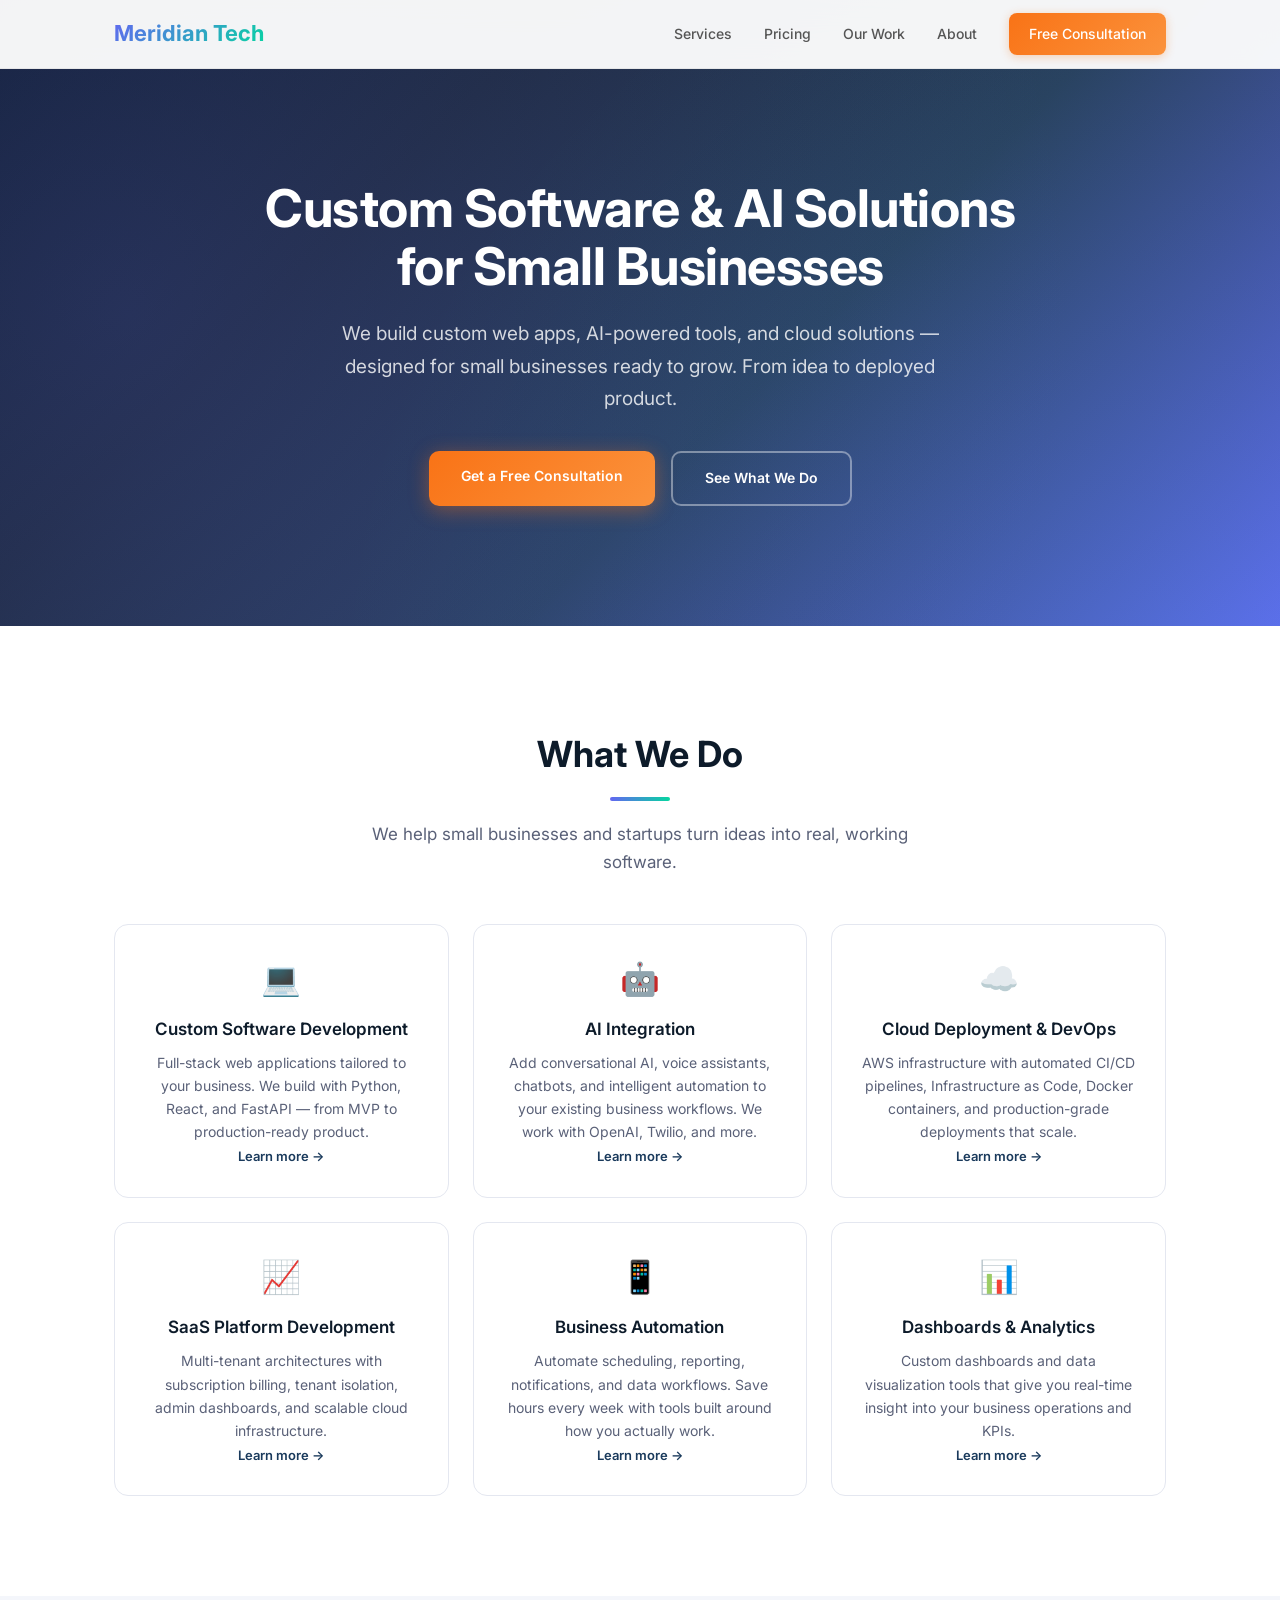
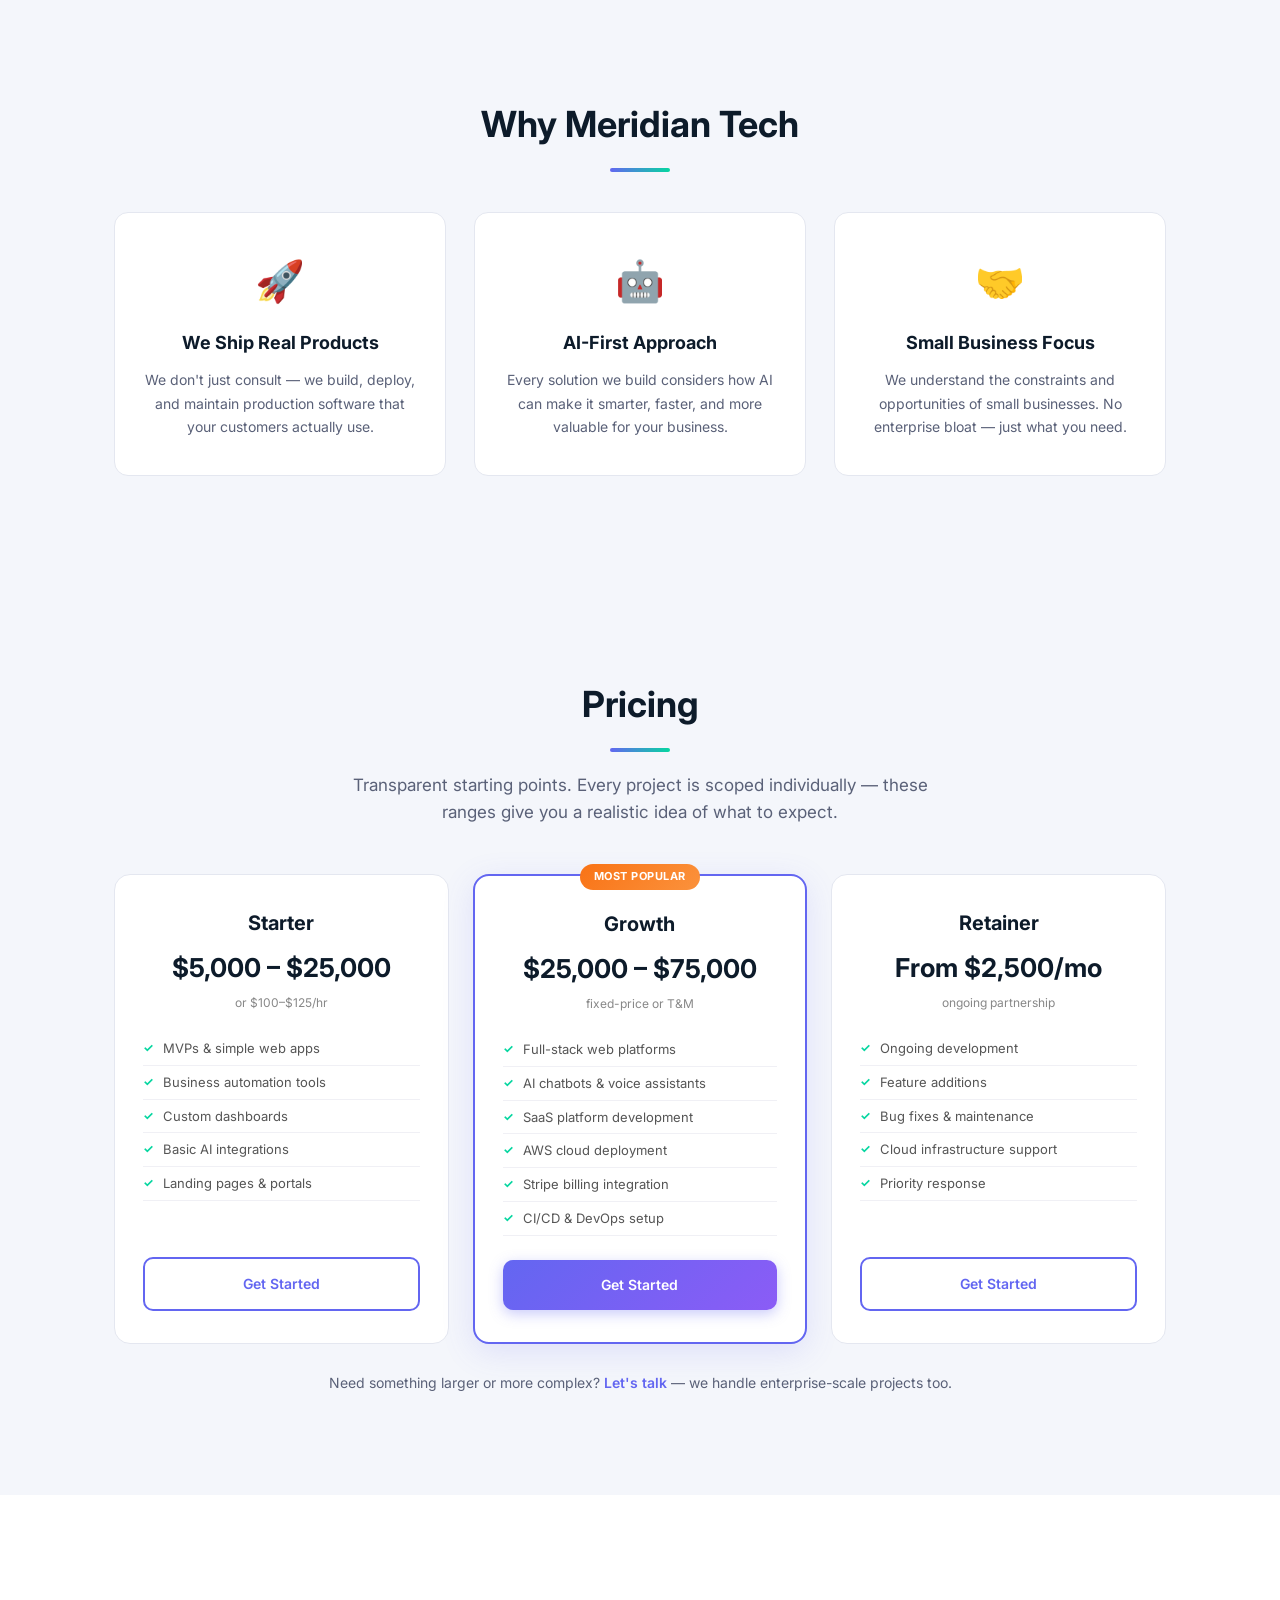
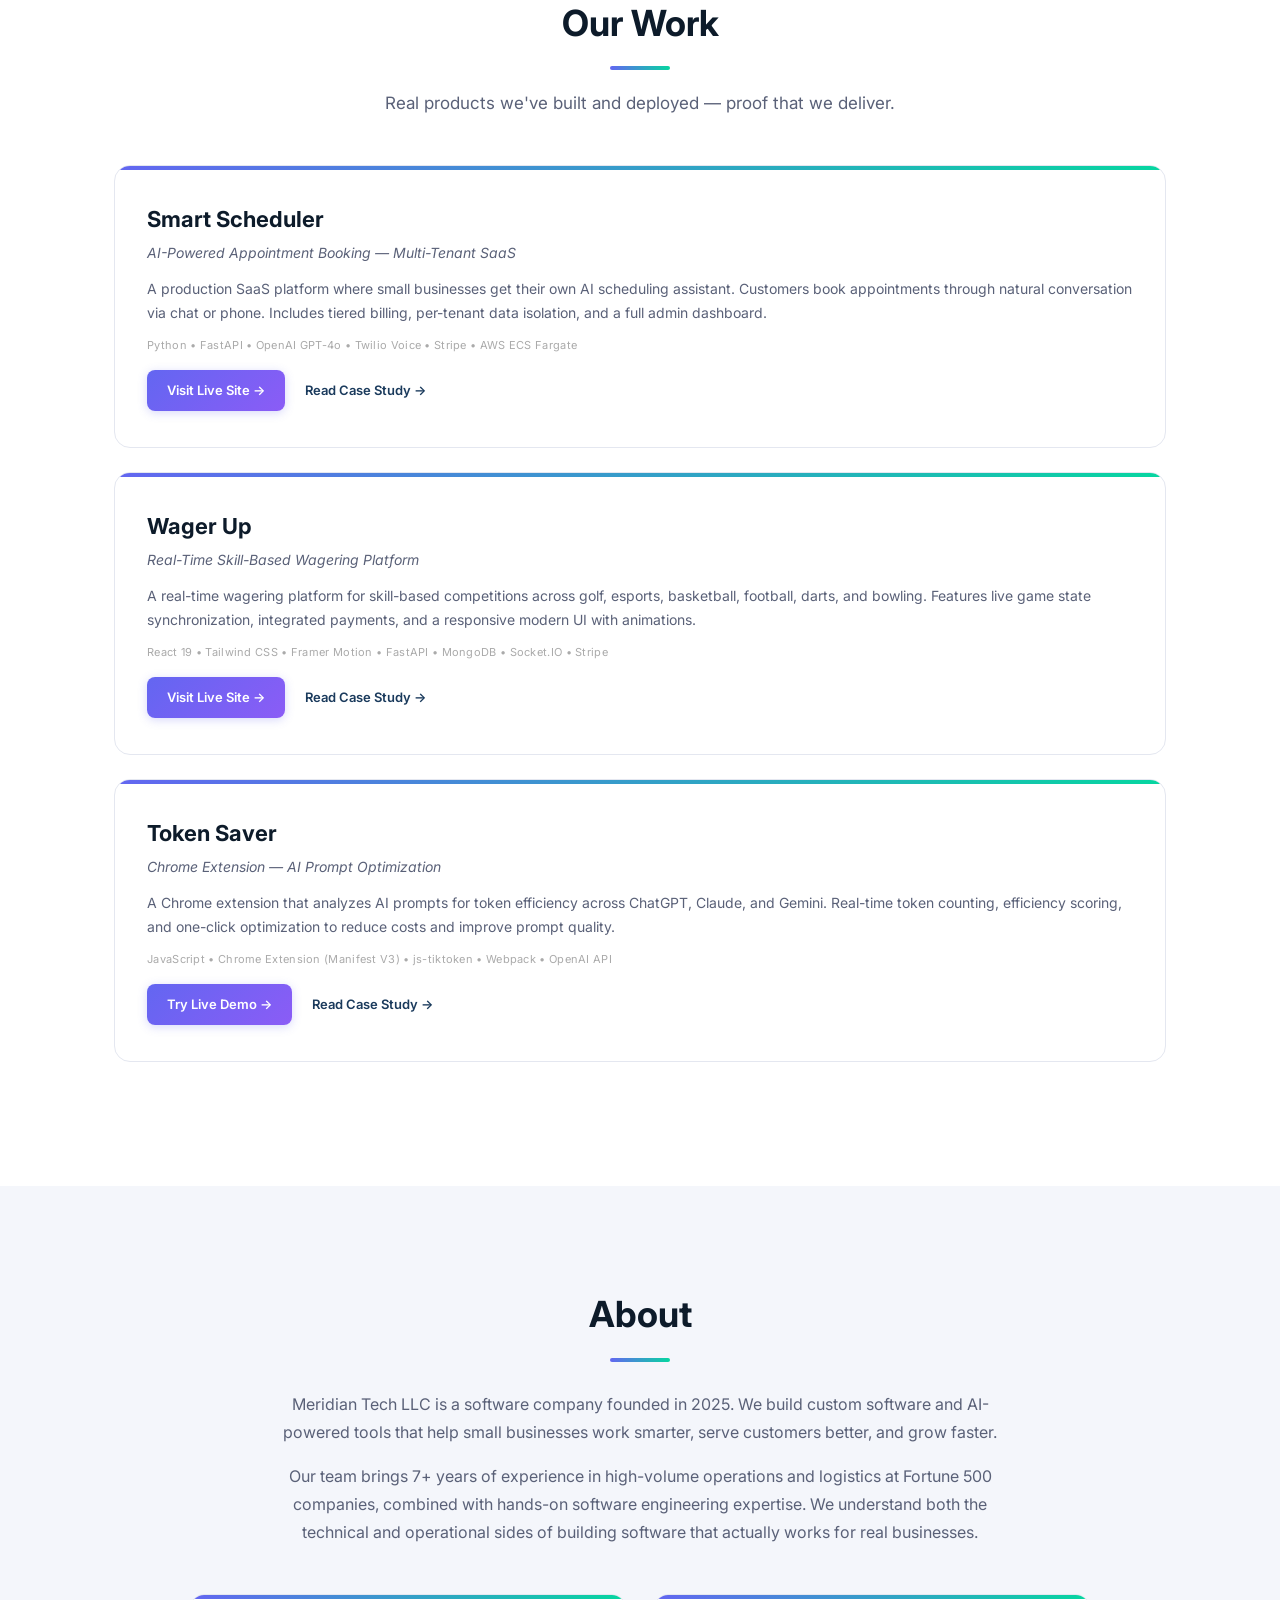
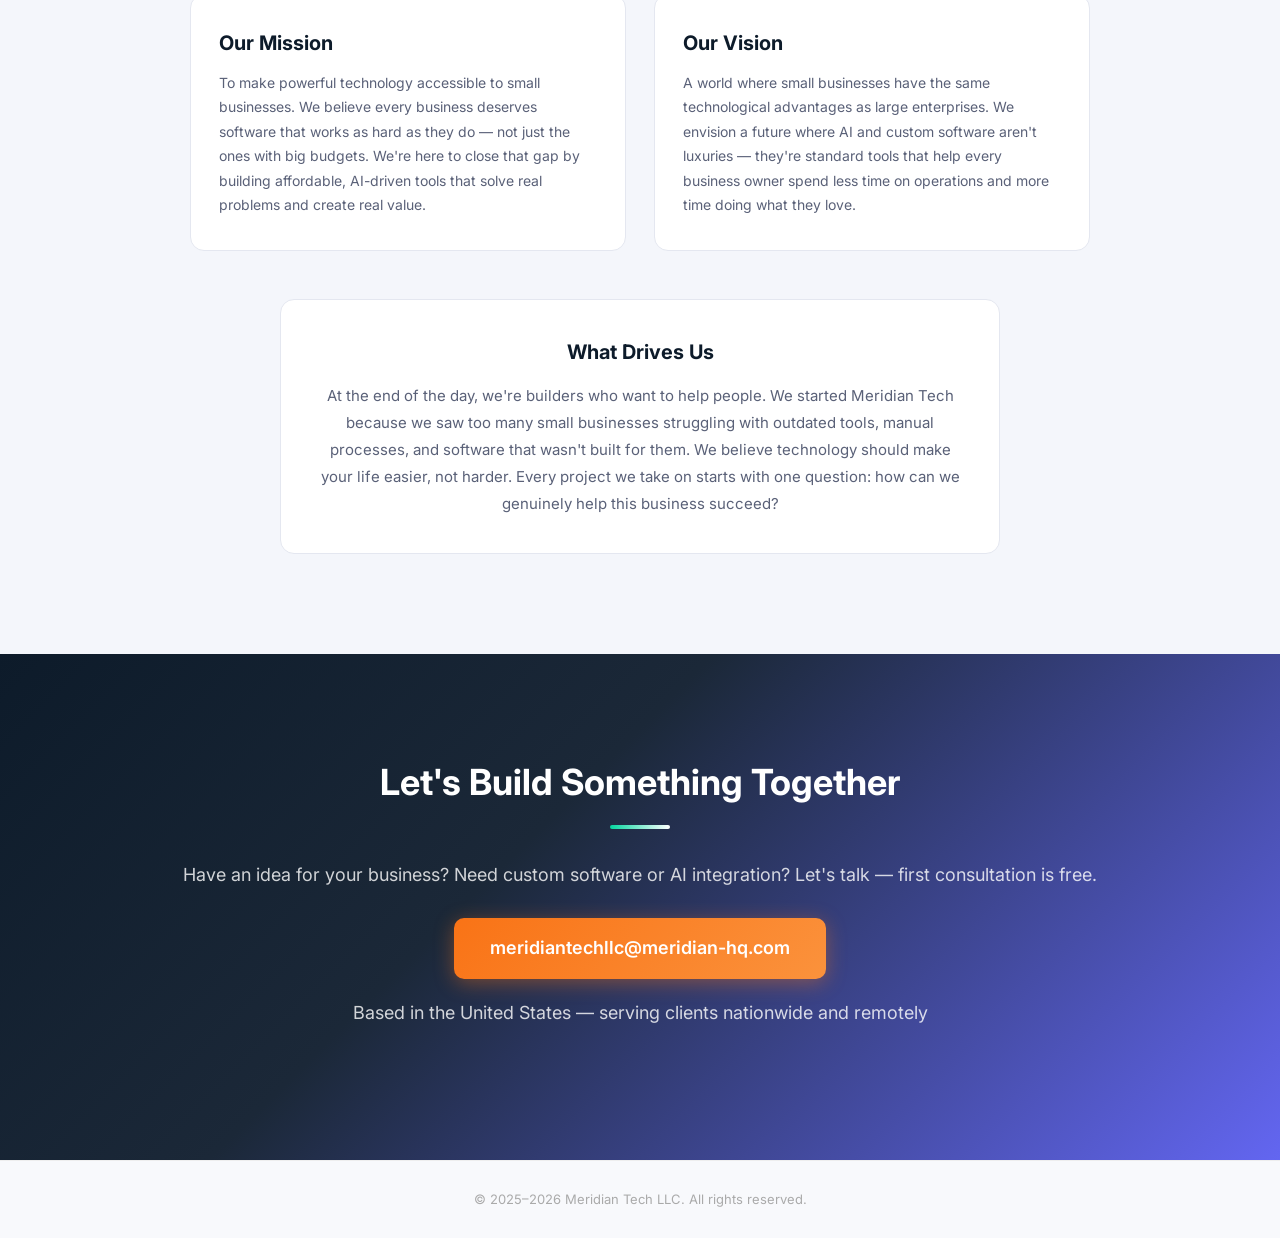
<file: index.html>
<!DOCTYPE html>
<html lang="en">
<head>
    <meta charset="UTF-8">
    <meta name="viewport" content="width=device-width, initial-scale=1.0">
    <title>Custom Software & AI Development for Small Businesses | Meridian Tech</title>
    <meta name="description" content="Meridian Tech builds custom web apps, AI tools, and SaaS platforms for small businesses. From MVP to production — affordable, AI-first software development. Free consultation.">
    <meta name="keywords" content="custom software development, AI integration small business, SaaS development company, MVP software development, business automation software, hire software developer small business">
    <meta property="og:title" content="Custom Software & AI Development for Small Businesses | Meridian Tech">
    <meta property="og:description" content="We build custom web apps, AI-powered tools, and cloud solutions for small businesses ready to grow. From idea to deployed product.">
    <meta property="og:type" content="website">
    <meta property="og:url" content="https://meridian-hq.com">
    <link rel="canonical" href="https://meridian-hq.com">
    <link rel="preconnect" href="https://fonts.googleapis.com">
    <link rel="preconnect" href="https://fonts.gstatic.com" crossorigin>
    <link href="https://fonts.googleapis.com/css2?family=Inter:wght@400;500;600;700&display=swap" rel="stylesheet">
    <link rel="stylesheet" href="styles.css">
    <link rel="icon" type="image/svg+xml" href="favicon.svg">
    <link rel="apple-touch-icon" href="favicon.svg">
    <!-- Google tag (gtag.js) -->
    <script async src="https://www.googletagmanager.com/gtag/js?id=AW-18060343797"></script>
    <script>
      window.dataLayer = window.dataLayer || [];
      function gtag(){dataLayer.push(arguments);}
      gtag('js', new Date());
      gtag('config', 'AW-18060343797');
    </script>
    <script type="application/ld+json">
    {
        "@context": "https://schema.org",
        "@type": "ProfessionalService",
        "name": "Meridian Tech LLC",
        "url": "https://meridian-hq.com",
        "email": "meridiantechllc@meridian-hq.com",
        "description": "Custom software development, AI integration, and SaaS platform development for small businesses.",
        "areaServed": "United States",
        "serviceType": ["Custom Software Development", "AI Integration", "SaaS Development", "Cloud Deployment", "Business Automation"]
    }
    </script>
</head>
<body>

<!-- NAV -->
<nav class="nav">
    <div class="container nav-inner">
        <a href="#" class="logo">Meridian Tech</a>
        <div class="nav-links">
            <a href="#services">Services</a>
            <a href="#pricing">Pricing</a>
            <a href="#work">Our Work</a>
            <a href="#about">About</a>
            <a href="#contact" class="btn btn-sm">Free Consultation</a>
        </div>
        <button class="mobile-toggle" aria-label="Toggle menu">&#9776;</button>
    </div>
</nav>

<!-- HERO -->
<section class="hero">
    <div class="container">
        <h1>Custom Software & AI Solutions<br>for Small Businesses</h1>
        <p class="hero-sub">We build custom web apps, AI-powered tools, and cloud solutions — designed for small businesses ready to grow. From idea to deployed product.</p>
        <div class="hero-actions">
            <a href="#contact" class="btn btn-primary">Get a Free Consultation</a>
            <a href="#services" class="btn btn-outline">See What We Do</a>
        </div>
    </div>
</section>

<!-- SERVICES -->
<section id="services" class="section">
    <div class="container">
        <h2 class="section-title fade-in">What We Do</h2>
        <p class="section-desc fade-in">We help small businesses and startups turn ideas into real, working software.</p>
        <div class="services-grid">
            <div class="service fade-in">
                <div class="service-icon">&#128187;</div>
                <h4>Custom Software Development</h4>
                <p>Full-stack web applications tailored to your business. We build with Python, React, and FastAPI — from MVP to production-ready product.</p>
                <a href="services/custom-software.html" style="color:#1a3a5c;font-weight:600;font-size:13px;">Learn more &rarr;</a>
            </div>
            <div class="service fade-in">
                <div class="service-icon">&#129302;</div>
                <h4>AI Integration</h4>
                <p>Add conversational AI, voice assistants, chatbots, and intelligent automation to your existing business workflows. We work with OpenAI, Twilio, and more.</p>
                <a href="services/ai-integration.html" style="color:#1a3a5c;font-weight:600;font-size:13px;">Learn more &rarr;</a>
            </div>
            <div class="service fade-in">
                <div class="service-icon">&#9729;&#65039;</div>
                <h4>Cloud Deployment &amp; DevOps</h4>
                <p>AWS infrastructure with automated CI/CD pipelines, Infrastructure as Code, Docker containers, and production-grade deployments that scale.</p>
                <a href="services/cloud-devops.html" style="color:#1a3a5c;font-weight:600;font-size:13px;">Learn more &rarr;</a>
            </div>
            <div class="service fade-in">
                <div class="service-icon">&#128200;</div>
                <h4>SaaS Platform Development</h4>
                <p>Multi-tenant architectures with subscription billing, tenant isolation, admin dashboards, and scalable cloud infrastructure.</p>
                <a href="services/saas-development.html" style="color:#1a3a5c;font-weight:600;font-size:13px;">Learn more &rarr;</a>
            </div>
            <div class="service fade-in">
                <div class="service-icon">&#128241;</div>
                <h4>Business Automation</h4>
                <p>Automate scheduling, reporting, notifications, and data workflows. Save hours every week with tools built around how you actually work.</p>
                <a href="services/business-automation.html" style="color:#1a3a5c;font-weight:600;font-size:13px;">Learn more &rarr;</a>
            </div>
            <div class="service fade-in">
                <div class="service-icon">&#128202;</div>
                <h4>Dashboards &amp; Analytics</h4>
                <p>Custom dashboards and data visualization tools that give you real-time insight into your business operations and KPIs.</p>
                <a href="services/dashboards-analytics.html" style="color:#1a3a5c;font-weight:600;font-size:13px;">Learn more &rarr;</a>
            </div>
        </div>
    </div>
</section>

<!-- WHY US -->
<section class="section section-alt">
    <div class="container">
        <h2 class="section-title fade-in">Why Meridian Tech</h2>
        <div class="why-grid">
            <div class="why-item fade-in">
                <div class="why-icon">&#128640;</div>
                <h4>We Ship Real Products</h4>
                <p>We don't just consult — we build, deploy, and maintain production software that your customers actually use.</p>
            </div>
            <div class="why-item fade-in">
                <div class="why-icon">&#129302;</div>
                <h4>AI-First Approach</h4>
                <p>Every solution we build considers how AI can make it smarter, faster, and more valuable for your business.</p>
            </div>
            <div class="why-item fade-in">
                <div class="why-icon">&#129309;</div>
                <h4>Small Business Focus</h4>
                <p>We understand the constraints and opportunities of small businesses. No enterprise bloat — just what you need.</p>
            </div>
        </div>
    </div>
</section>

<!-- PRICING -->
<section id="pricing" class="section section-alt">
    <div class="container">
        <h2 class="section-title fade-in">Pricing</h2>
        <p class="section-desc fade-in">Transparent starting points. Every project is scoped individually — these ranges give you a realistic idea of what to expect.</p>
        <div class="pricing-grid">

            <div class="pricing-card fade-in">
                <div class="pricing-tier">Starter</div>
                <div class="pricing-range">$5,000 – $25,000</div>
                <div class="pricing-rate">or $100–$125/hr</div>
                <ul class="pricing-list">
                    <li>MVPs &amp; simple web apps</li>
                    <li>Business automation tools</li>
                    <li>Custom dashboards</li>
                    <li>Basic AI integrations</li>
                    <li>Landing pages &amp; portals</li>
                </ul>
                <a href="#contact" class="btn btn-outline">Get Started</a>
            </div>

            <div class="pricing-card pricing-featured fade-in">
                <div class="pricing-badge">Most Popular</div>
                <div class="pricing-tier">Growth</div>
                <div class="pricing-range">$25,000 – $75,000</div>
                <div class="pricing-rate">fixed-price or T&amp;M</div>
                <ul class="pricing-list">
                    <li>Full-stack web platforms</li>
                    <li>AI chatbots &amp; voice assistants</li>
                    <li>SaaS platform development</li>
                    <li>AWS cloud deployment</li>
                    <li>Stripe billing integration</li>
                    <li>CI/CD &amp; DevOps setup</li>
                </ul>
                <a href="#contact" class="btn btn-primary">Get Started</a>
            </div>

            <div class="pricing-card fade-in">
                <div class="pricing-tier">Retainer</div>
                <div class="pricing-range">From $2,500/mo</div>
                <div class="pricing-rate">ongoing partnership</div>
                <ul class="pricing-list">
                    <li>Ongoing development</li>
                    <li>Feature additions</li>
                    <li>Bug fixes &amp; maintenance</li>
                    <li>Cloud infrastructure support</li>
                    <li>Priority response</li>
                </ul>
                <a href="#contact" class="btn btn-outline">Get Started</a>
            </div>

        </div>
        <p class="pricing-note fade-in">Need something larger or more complex? <a href="#contact">Let's talk</a> — we handle enterprise-scale projects too.</p>
    </div>
</section>

<!-- OUR WORK / PORTFOLIO -->
<section id="work" class="section">
    <div class="container">
        <h2 class="section-title fade-in">Our Work</h2>
        <p class="section-desc fade-in">Real products we've built and deployed — proof that we deliver.</p>

        <div class="portfolio-item fade-in">
            <div class="portfolio-info">
                <h3>Smart Scheduler</h3>
                <p class="portfolio-tag">AI-Powered Appointment Booking — Multi-Tenant SaaS</p>
                <p>A production SaaS platform where small businesses get their own AI scheduling assistant. Customers book appointments through natural conversation via chat or phone. Includes tiered billing, per-tenant data isolation, and a full admin dashboard.</p>
                <div class="card-tech">Python &bull; FastAPI &bull; OpenAI GPT-4o &bull; Twilio Voice &bull; Stripe &bull; AWS ECS Fargate</div>
                <a href="https://ai-scheduling-agent.com" class="btn btn-sm" target="_blank" rel="noopener noreferrer">Visit Live Site &rarr;</a>
                <a href="work/smart-scheduler.html" style="color:#1a3a5c;font-weight:600;font-size:13px;margin-left:16px;">Read Case Study &rarr;</a>
            </div>
        </div>

        <div class="portfolio-item fade-in">
            <div class="portfolio-info">
                <h3>Wager Up</h3>
                <p class="portfolio-tag">Real-Time Skill-Based Wagering Platform</p>
                <p>A real-time wagering platform for skill-based competitions across golf, esports, basketball, football, darts, and bowling. Features live game state synchronization, integrated payments, and a responsive modern UI with animations.</p>
                <div class="card-tech">React 19 &bull; Tailwind CSS &bull; Framer Motion &bull; FastAPI &bull; MongoDB &bull; Socket.IO &bull; Stripe</div>
                <a href="https://wagerupapp.com" class="btn btn-sm" target="_blank" rel="noopener noreferrer">Visit Live Site &rarr;</a>
                <a href="work/wager-up.html" style="color:#1a3a5c;font-weight:600;font-size:13px;margin-left:16px;">Read Case Study &rarr;</a>
            </div>
        </div>

        <div class="portfolio-item fade-in">
            <div class="portfolio-info">
                <h3>Token Saver</h3>
                <p class="portfolio-tag">Chrome Extension — AI Prompt Optimization</p>
                <p>A Chrome extension that analyzes AI prompts for token efficiency across ChatGPT, Claude, and Gemini. Real-time token counting, efficiency scoring, and one-click optimization to reduce costs and improve prompt quality.</p>
                <div class="card-tech">JavaScript &bull; Chrome Extension (Manifest V3) &bull; js-tiktoken &bull; Webpack &bull; OpenAI API</div>
                <a href="https://todddunn84-ux.github.io/Token-Saver/" class="btn btn-sm" target="_blank" rel="noopener noreferrer">Try Live Demo &rarr;</a>
                <a href="work/token-saver.html" style="color:#1a3a5c;font-weight:600;font-size:13px;margin-left:16px;">Read Case Study &rarr;</a>
            </div>
        </div>
    </div>
</section>

<!-- ABOUT -->
<section id="about" class="section section-alt">
    <div class="container">
        <h2 class="section-title fade-in">About</h2>
        <div class="about-content fade-in">
            <p>
                Meridian Tech LLC is a software company founded in 2025.
                We build custom software and AI-powered tools that help small businesses work smarter,
                serve customers better, and grow faster.
            </p>
            <p>
                Our team brings 7+ years of experience in high-volume operations and logistics at
                Fortune 500 companies, combined with hands-on software engineering expertise. We understand
                both the technical and operational sides of building software that actually works
                for real businesses.
            </p>
        </div>

        <div class="mission-vision fade-in">
            <div class="mv-card">
                <h3>Our Mission</h3>
                <p>To make powerful technology accessible to small businesses. We believe every business
                deserves software that works as hard as they do — not just the ones with big budgets.
                We're here to close that gap by building affordable, AI-driven tools that solve real
                problems and create real value.</p>
            </div>
            <div class="mv-card">
                <h3>Our Vision</h3>
                <p>A world where small businesses have the same technological advantages as large
                enterprises. We envision a future where AI and custom software aren't luxuries —
                they're standard tools that help every business owner spend less time on operations
                and more time doing what they love.</p>
            </div>
        </div>

        <div class="values-block fade-in">
            <h3>What Drives Us</h3>
            <p>At the end of the day, we're builders who want to help people. We started Meridian Tech
            because we saw too many small businesses struggling with outdated tools, manual processes,
            and software that wasn't built for them. We believe technology should make your life easier,
            not harder. Every project we take on starts with one question: how can we genuinely help
            this business succeed?</p>
        </div>
    </div>
</section>

<!-- CONTACT / CTA -->
<section id="contact" class="section cta-section">
    <div class="container">
        <h2 class="section-title fade-in">Let's Build Something Together</h2>
        <div class="contact-info fade-in">
            <p>Have an idea for your business? Need custom software or AI integration? Let's talk — first consultation is free.</p>
            <a href="mailto:meridiantechllc@meridian-hq.com" class="btn btn-primary btn-lg" aria-label="Email Meridian Tech for a free consultation">meridiantechllc@meridian-hq.com</a>
            <p class="contact-location">Based in the United States — serving clients nationwide and remotely</p>
        </div>
    </div>
</section>

<!-- FOOTER -->
<footer class="footer">
    <div class="container">
        <p>&copy; 2025–2026 Meridian Tech LLC. All rights reserved.</p>
    </div>
</footer>

<script>
    // Mobile nav toggle
    const toggle = document.querySelector('.mobile-toggle');
    const navLinks = document.querySelector('.nav-links');
    toggle.addEventListener('click', () => navLinks.classList.toggle('open'));

    // Smooth scroll + close mobile nav
    document.querySelectorAll('a[href^="#"]').forEach(a => {
        a.addEventListener('click', e => {
            e.preventDefault();
            const target = document.querySelector(a.getAttribute('href'));
            if (target) target.scrollIntoView({ behavior: 'smooth' });
            navLinks.classList.remove('open');
        });
    });

    // Nav shadow on scroll
    const nav = document.querySelector('.nav');
    window.addEventListener('scroll', () => {
        nav.classList.toggle('scrolled', window.scrollY > 20);
    });

    // Scroll-triggered fade-in animations
    const observer = new IntersectionObserver((entries) => {
        entries.forEach((entry, i) => {
            if (entry.isIntersecting) {
                setTimeout(() => {
                    entry.target.classList.add('visible');
                }, i * 100);
                observer.unobserve(entry.target);
            }
        });
    }, { threshold: 0.15 });

    document.querySelectorAll('.fade-in').forEach(el => observer.observe(el));
</script>

</body>
</html>
</file>
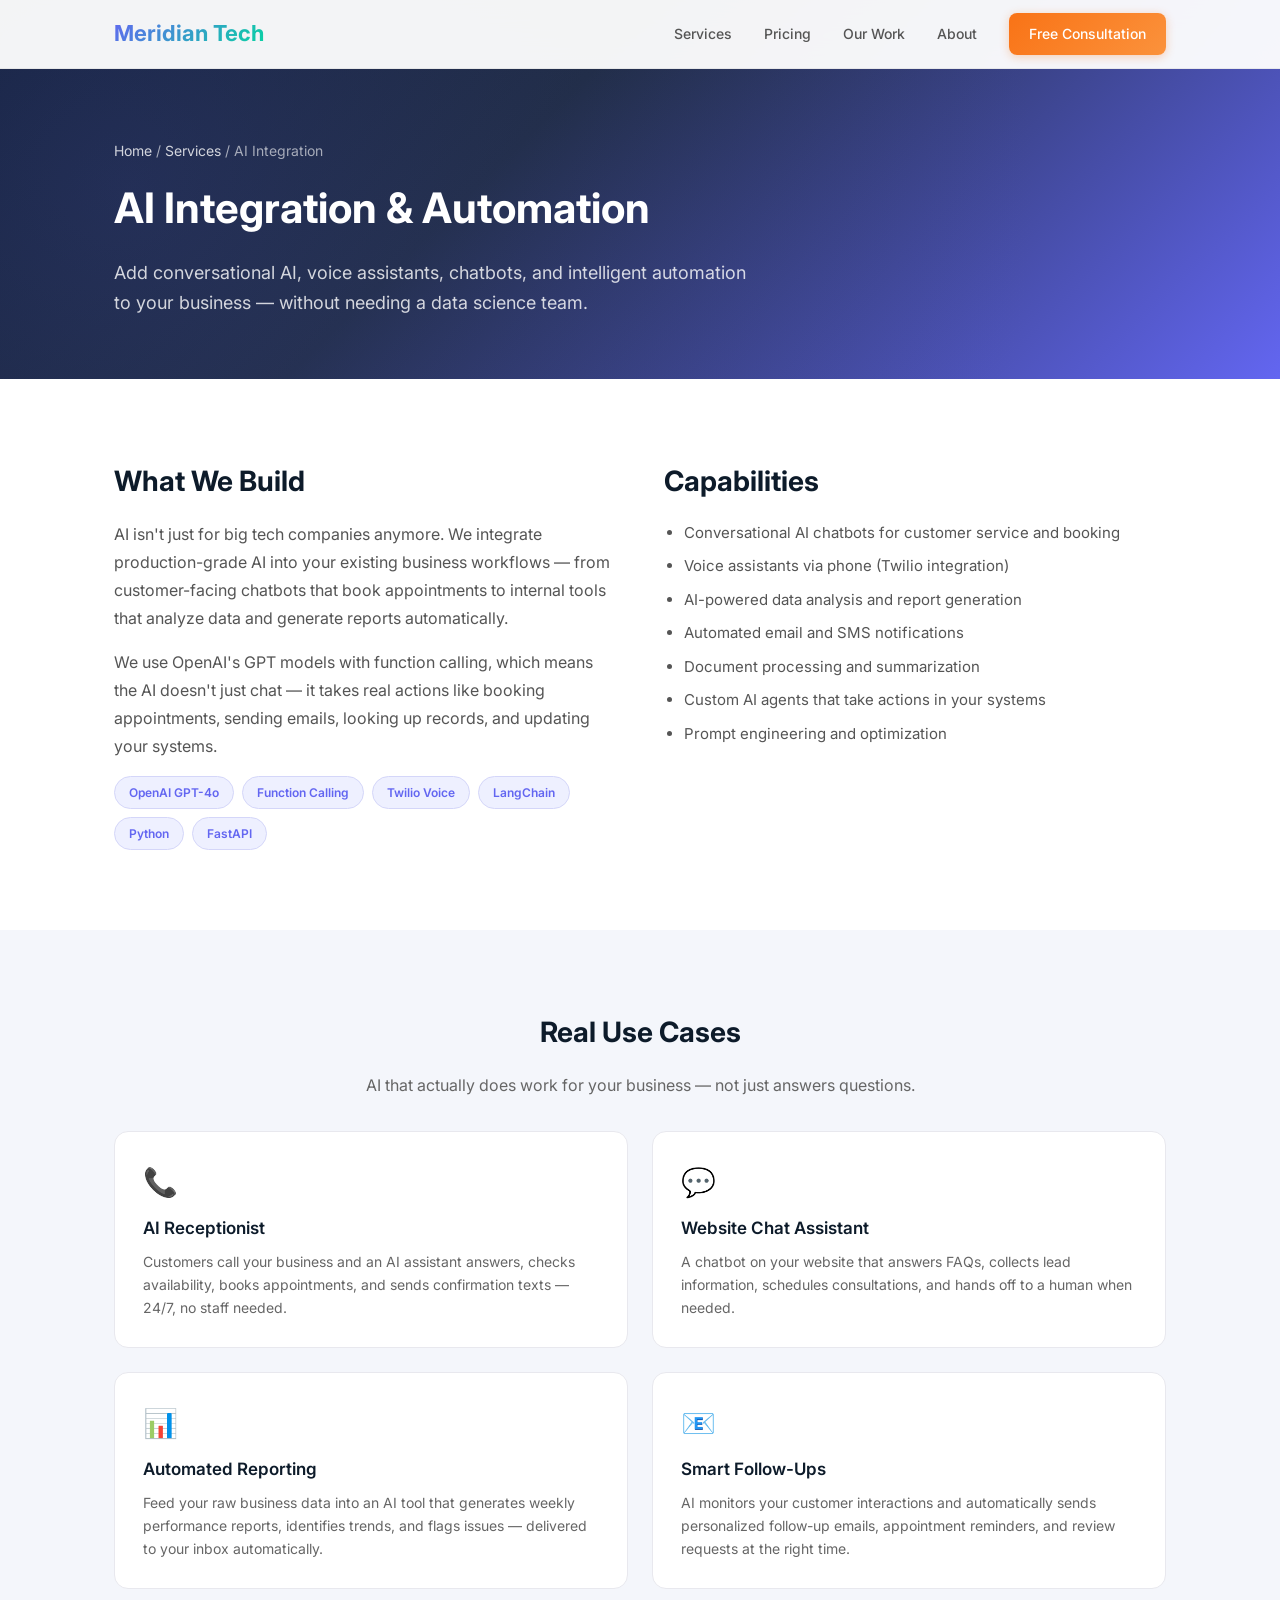
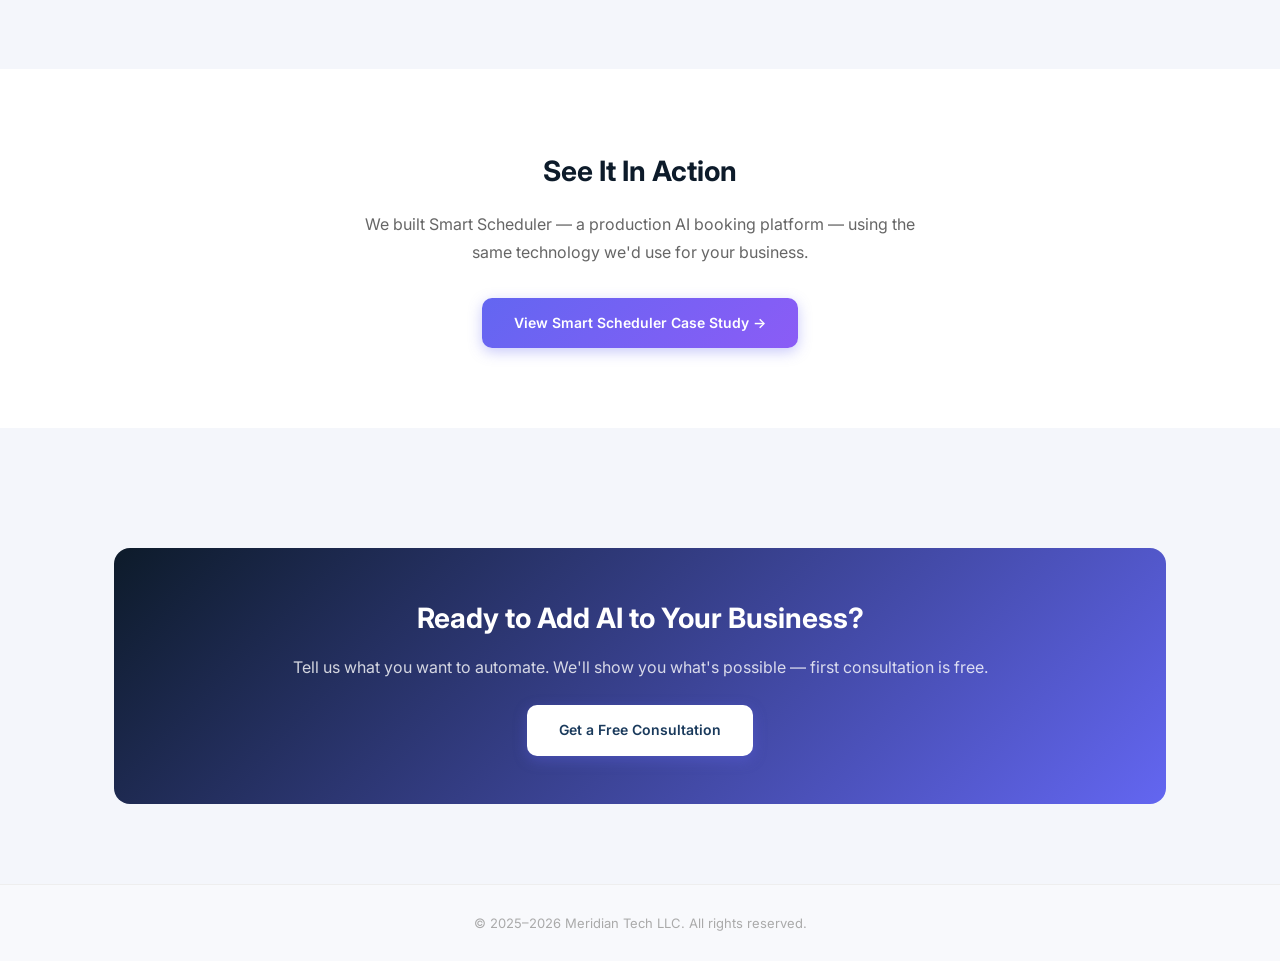
<file: services/ai-integration.html>
<!DOCTYPE html>
<html lang="en">
<head>
    <meta charset="UTF-8">
    <meta name="viewport" content="width=device-width, initial-scale=1.0">
    <title>AI Integration for Small Businesses — Chatbots, Voice Assistants & Automation | Meridian Tech</title>
    <meta name="description" content="Add AI chatbots, voice assistants, and intelligent automation to your business. OpenAI, Twilio, and custom AI solutions built for small businesses.">
    <link rel="canonical" href="https://meridian-hq.com/services/ai-integration.html">
    <link rel="preconnect" href="https://fonts.googleapis.com">
    <link rel="preconnect" href="https://fonts.gstatic.com" crossorigin>
    <link href="https://fonts.googleapis.com/css2?family=Inter:wght@400;500;600;700&display=swap" rel="stylesheet">
    <link rel="stylesheet" href="../styles.css">
    <link rel="stylesheet" href="../pages.css">
    <link rel="icon" type="image/svg+xml" href="../favicon.svg">
</head>
<body>
<nav class="nav"><div class="container nav-inner"><a href="../" class="logo">Meridian Tech</a><div class="nav-links"><a href="../#services">Services</a><a href="../#pricing">Pricing</a><a href="../#work">Our Work</a><a href="../#about">About</a><a href="../#contact" class="btn btn-sm">Free Consultation</a></div><button class="mobile-toggle" aria-label="Toggle menu">&#9776;</button></div></nav>

<section class="page-hero">
    <div class="container">
        <div class="breadcrumb"><a href="../">Home</a> / <a href="../#services">Services</a> / AI Integration</div>
        <h1>AI Integration & Automation</h1>
        <p>Add conversational AI, voice assistants, chatbots, and intelligent automation to your business — without needing a data science team.</p>
    </div>
</section>

<section class="content-section">
    <div class="container">
        <div class="two-col">
            <div>
                <h2>What We Build</h2>
                <p>AI isn't just for big tech companies anymore. We integrate production-grade AI into your existing business workflows — from customer-facing chatbots that book appointments to internal tools that analyze data and generate reports automatically.</p>
                <p>We use OpenAI's GPT models with function calling, which means the AI doesn't just chat — it takes real actions like booking appointments, sending emails, looking up records, and updating your systems.</p>
                <div class="tech-badges">
                    <span class="tech-badge">OpenAI GPT-4o</span>
                    <span class="tech-badge">Function Calling</span>
                    <span class="tech-badge">Twilio Voice</span>
                    <span class="tech-badge">LangChain</span>
                    <span class="tech-badge">Python</span>
                    <span class="tech-badge">FastAPI</span>
                </div>
            </div>
            <div>
                <h2>Capabilities</h2>
                <ul>
                    <li>Conversational AI chatbots for customer service and booking</li>
                    <li>Voice assistants via phone (Twilio integration)</li>
                    <li>AI-powered data analysis and report generation</li>
                    <li>Automated email and SMS notifications</li>
                    <li>Document processing and summarization</li>
                    <li>Custom AI agents that take actions in your systems</li>
                    <li>Prompt engineering and optimization</li>
                </ul>
            </div>
        </div>
    </div>
</section>

<section class="content-section section-alt">
    <div class="container">
        <h2 style="text-align:center;">Real Use Cases</h2>
        <p style="text-align:center;color:#666;max-width:580px;margin:0 auto 32px;">AI that actually does work for your business — not just answers questions.</p>
        <div class="use-case-grid">
            <div class="use-case">
                <div class="icon">📞</div>
                <h4>AI Receptionist</h4>
                <p>Customers call your business and an AI assistant answers, checks availability, books appointments, and sends confirmation texts — 24/7, no staff needed.</p>
            </div>
            <div class="use-case">
                <div class="icon">💬</div>
                <h4>Website Chat Assistant</h4>
                <p>A chatbot on your website that answers FAQs, collects lead information, schedules consultations, and hands off to a human when needed.</p>
            </div>
            <div class="use-case">
                <div class="icon">📊</div>
                <h4>Automated Reporting</h4>
                <p>Feed your raw business data into an AI tool that generates weekly performance reports, identifies trends, and flags issues — delivered to your inbox automatically.</p>
            </div>
            <div class="use-case">
                <div class="icon">📧</div>
                <h4>Smart Follow-Ups</h4>
                <p>AI monitors your customer interactions and automatically sends personalized follow-up emails, appointment reminders, and review requests at the right time.</p>
            </div>
        </div>
    </div>
</section>

<section class="content-section">
    <div class="container">
        <h2 style="text-align:center;">See It In Action</h2>
        <p style="text-align:center;color:#666;max-width:580px;margin:0 auto 32px;">We built Smart Scheduler — a production AI booking platform — using the same technology we'd use for your business.</p>
        <div style="text-align:center;">
            <a href="../work/smart-scheduler.html" class="btn btn-primary">View Smart Scheduler Case Study &rarr;</a>
        </div>
    </div>
</section>

<section class="content-section section-alt">
    <div class="container">
        <div class="inline-cta">
            <h2>Ready to Add AI to Your Business?</h2>
            <p>Tell us what you want to automate. We'll show you what's possible — first consultation is free.</p>
            <a href="mailto:meridiantechllc@meridian-hq.com" class="btn btn-primary" style="background:#fff;color:#1a3a5c;">Get a Free Consultation</a>
        </div>
    </div>
</section>

<footer class="footer"><div class="container"><p>&copy; 2025–2026 Meridian Tech LLC. All rights reserved.</p></div></footer>
<script>const toggle=document.querySelector('.mobile-toggle');const navLinks=document.querySelector('.nav-links');toggle.addEventListener('click',()=>navLinks.classList.toggle('open'));const nav=document.querySelector('.nav');window.addEventListener('scroll',()=>nav.classList.toggle('scrolled',window.scrollY>20));</script>
</body>
</html>
</file>
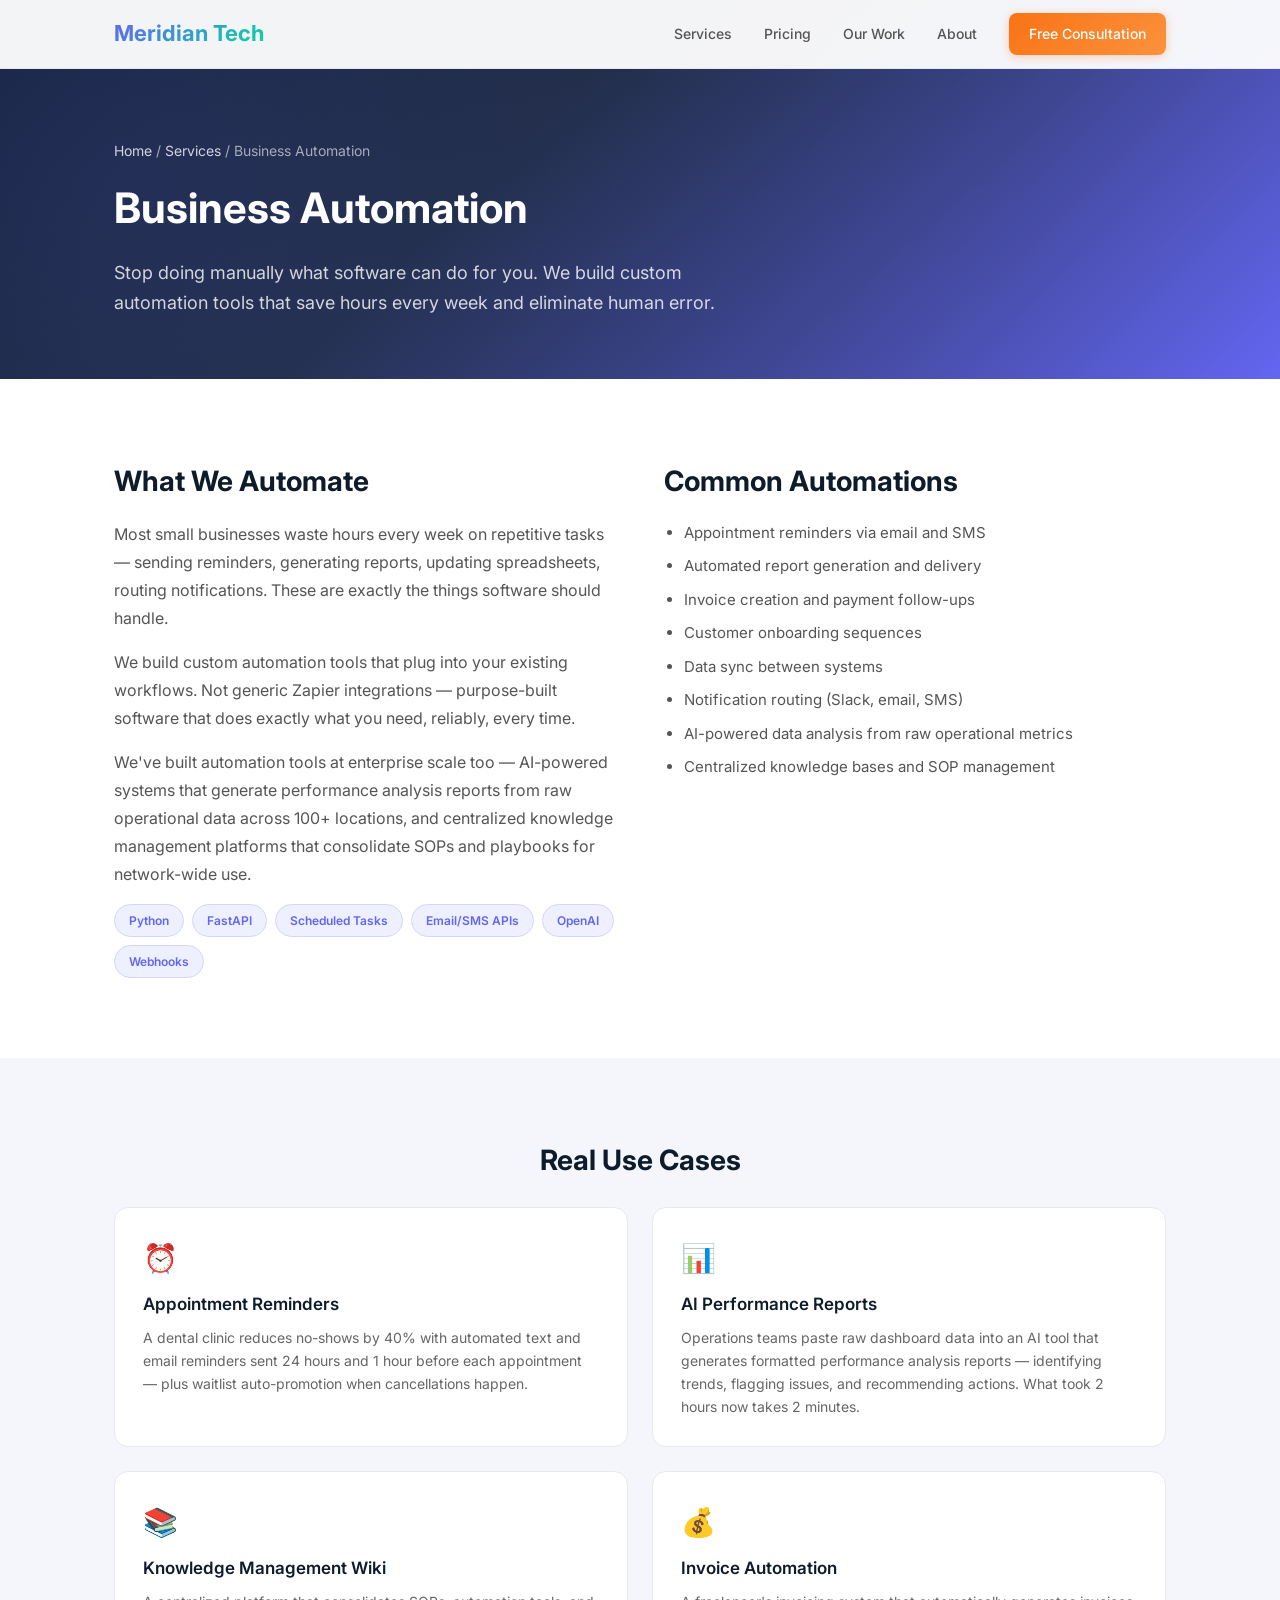
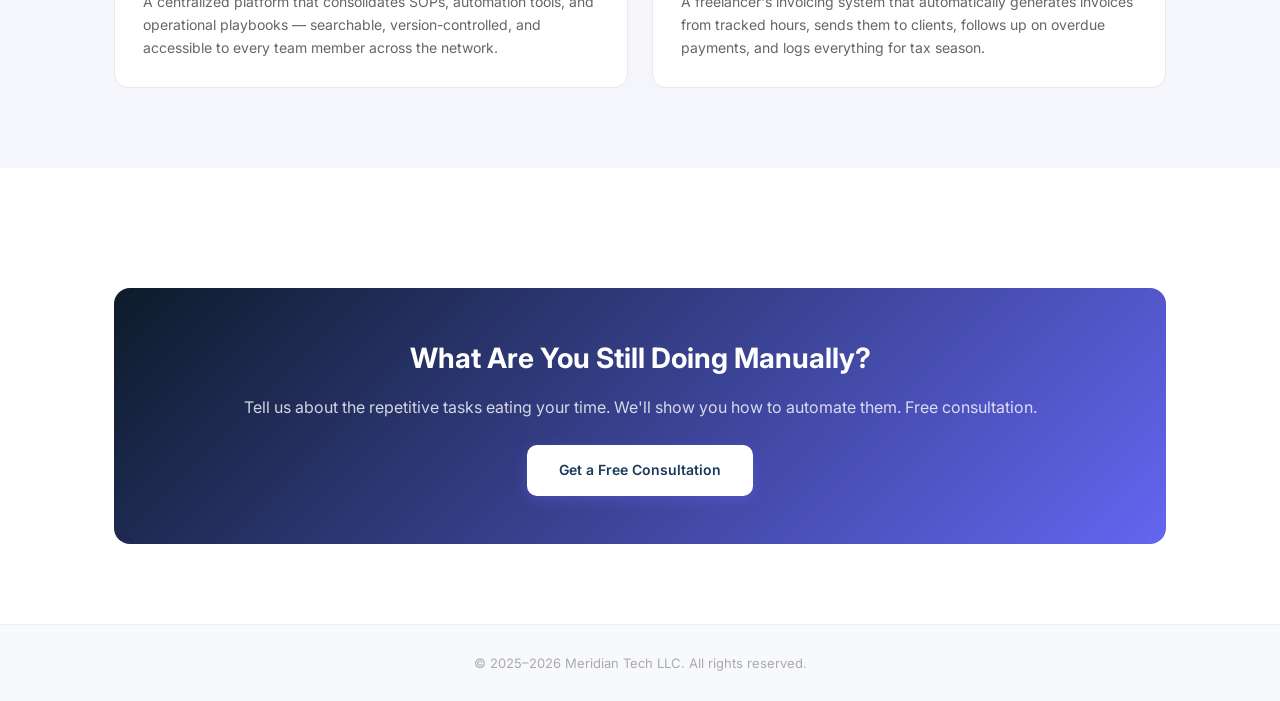
<file: services/business-automation.html>
<!DOCTYPE html>
<html lang="en">
<head>
    <meta charset="UTF-8">
    <meta name="viewport" content="width=device-width, initial-scale=1.0">
    <title>Business Automation Software for Small Businesses | Meridian Tech</title>
    <meta name="description" content="Automate scheduling, reporting, notifications, and workflows. Custom business automation tools built for small businesses to save time and reduce errors.">
    <link rel="canonical" href="https://meridian-hq.com/services/business-automation.html">
    <link rel="preconnect" href="https://fonts.googleapis.com">
    <link rel="preconnect" href="https://fonts.gstatic.com" crossorigin>
    <link href="https://fonts.googleapis.com/css2?family=Inter:wght@400;500;600;700&display=swap" rel="stylesheet">
    <link rel="stylesheet" href="../styles.css">
    <link rel="stylesheet" href="../pages.css">
    <link rel="icon" type="image/svg+xml" href="../favicon.svg">
</head>
<body>
<nav class="nav"><div class="container nav-inner"><a href="../" class="logo">Meridian Tech</a><div class="nav-links"><a href="../#services">Services</a><a href="../#pricing">Pricing</a><a href="../#work">Our Work</a><a href="../#about">About</a><a href="../#contact" class="btn btn-sm">Free Consultation</a></div><button class="mobile-toggle" aria-label="Toggle menu">&#9776;</button></div></nav>

<section class="page-hero">
    <div class="container">
        <div class="breadcrumb"><a href="../">Home</a> / <a href="../#services">Services</a> / Business Automation</div>
        <h1>Business Automation</h1>
        <p>Stop doing manually what software can do for you. We build custom automation tools that save hours every week and eliminate human error.</p>
    </div>
</section>

<section class="content-section">
    <div class="container">
        <div class="two-col">
            <div>
                <h2>What We Automate</h2>
                <p>Most small businesses waste hours every week on repetitive tasks — sending reminders, generating reports, updating spreadsheets, routing notifications. These are exactly the things software should handle.</p>
                <p>We build custom automation tools that plug into your existing workflows. Not generic Zapier integrations — purpose-built software that does exactly what you need, reliably, every time.</p>
                <p>We've built automation tools at enterprise scale too — AI-powered systems that generate performance analysis reports from raw operational data across 100+ locations, and centralized knowledge management platforms that consolidate SOPs and playbooks for network-wide use.</p>
                <div class="tech-badges">
                    <span class="tech-badge">Python</span>
                    <span class="tech-badge">FastAPI</span>
                    <span class="tech-badge">Scheduled Tasks</span>
                    <span class="tech-badge">Email/SMS APIs</span>
                    <span class="tech-badge">OpenAI</span>
                    <span class="tech-badge">Webhooks</span>
                </div>
            </div>
            <div>
                <h2>Common Automations</h2>
                <ul>
                    <li>Appointment reminders via email and SMS</li>
                    <li>Automated report generation and delivery</li>
                    <li>Invoice creation and payment follow-ups</li>
                    <li>Customer onboarding sequences</li>
                    <li>Data sync between systems</li>
                    <li>Notification routing (Slack, email, SMS)</li>
                    <li>AI-powered data analysis from raw operational metrics</li>
                    <li>Centralized knowledge bases and SOP management</li>
                </ul>
            </div>
        </div>
    </div>
</section>

<section class="content-section section-alt">
    <div class="container">
        <h2 style="text-align:center;">Real Use Cases</h2>
        <div class="use-case-grid">
            <div class="use-case">
                <div class="icon">⏰</div>
                <h4>Appointment Reminders</h4>
                <p>A dental clinic reduces no-shows by 40% with automated text and email reminders sent 24 hours and 1 hour before each appointment — plus waitlist auto-promotion when cancellations happen.</p>
            </div>
            <div class="use-case">
                <div class="icon">📊</div>
                <h4>AI Performance Reports</h4>
                <p>Operations teams paste raw dashboard data into an AI tool that generates formatted performance analysis reports — identifying trends, flagging issues, and recommending actions. What took 2 hours now takes 2 minutes.</p>
            </div>
            <div class="use-case">
                <div class="icon">📚</div>
                <h4>Knowledge Management Wiki</h4>
                <p>A centralized platform that consolidates SOPs, automation tools, and operational playbooks — searchable, version-controlled, and accessible to every team member across the network.</p>
            </div>
            <div class="use-case">
                <div class="icon">💰</div>
                <h4>Invoice Automation</h4>
                <p>A freelancer's invoicing system that automatically generates invoices from tracked hours, sends them to clients, follows up on overdue payments, and logs everything for tax season.</p>
            </div>
        </div>
    </div>
</section>

<section class="content-section">
    <div class="container">
        <div class="inline-cta">
            <h2>What Are You Still Doing Manually?</h2>
            <p>Tell us about the repetitive tasks eating your time. We'll show you how to automate them. Free consultation.</p>
            <a href="mailto:meridiantechllc@meridian-hq.com" class="btn btn-primary" style="background:#fff;color:#1a3a5c;">Get a Free Consultation</a>
        </div>
    </div>
</section>

<footer class="footer"><div class="container"><p>&copy; 2025–2026 Meridian Tech LLC. All rights reserved.</p></div></footer>
<script>const toggle=document.querySelector('.mobile-toggle');const navLinks=document.querySelector('.nav-links');toggle.addEventListener('click',()=>navLinks.classList.toggle('open'));const nav=document.querySelector('.nav');window.addEventListener('scroll',()=>nav.classList.toggle('scrolled',window.scrollY>20));</script>
</body>
</html>
</file>
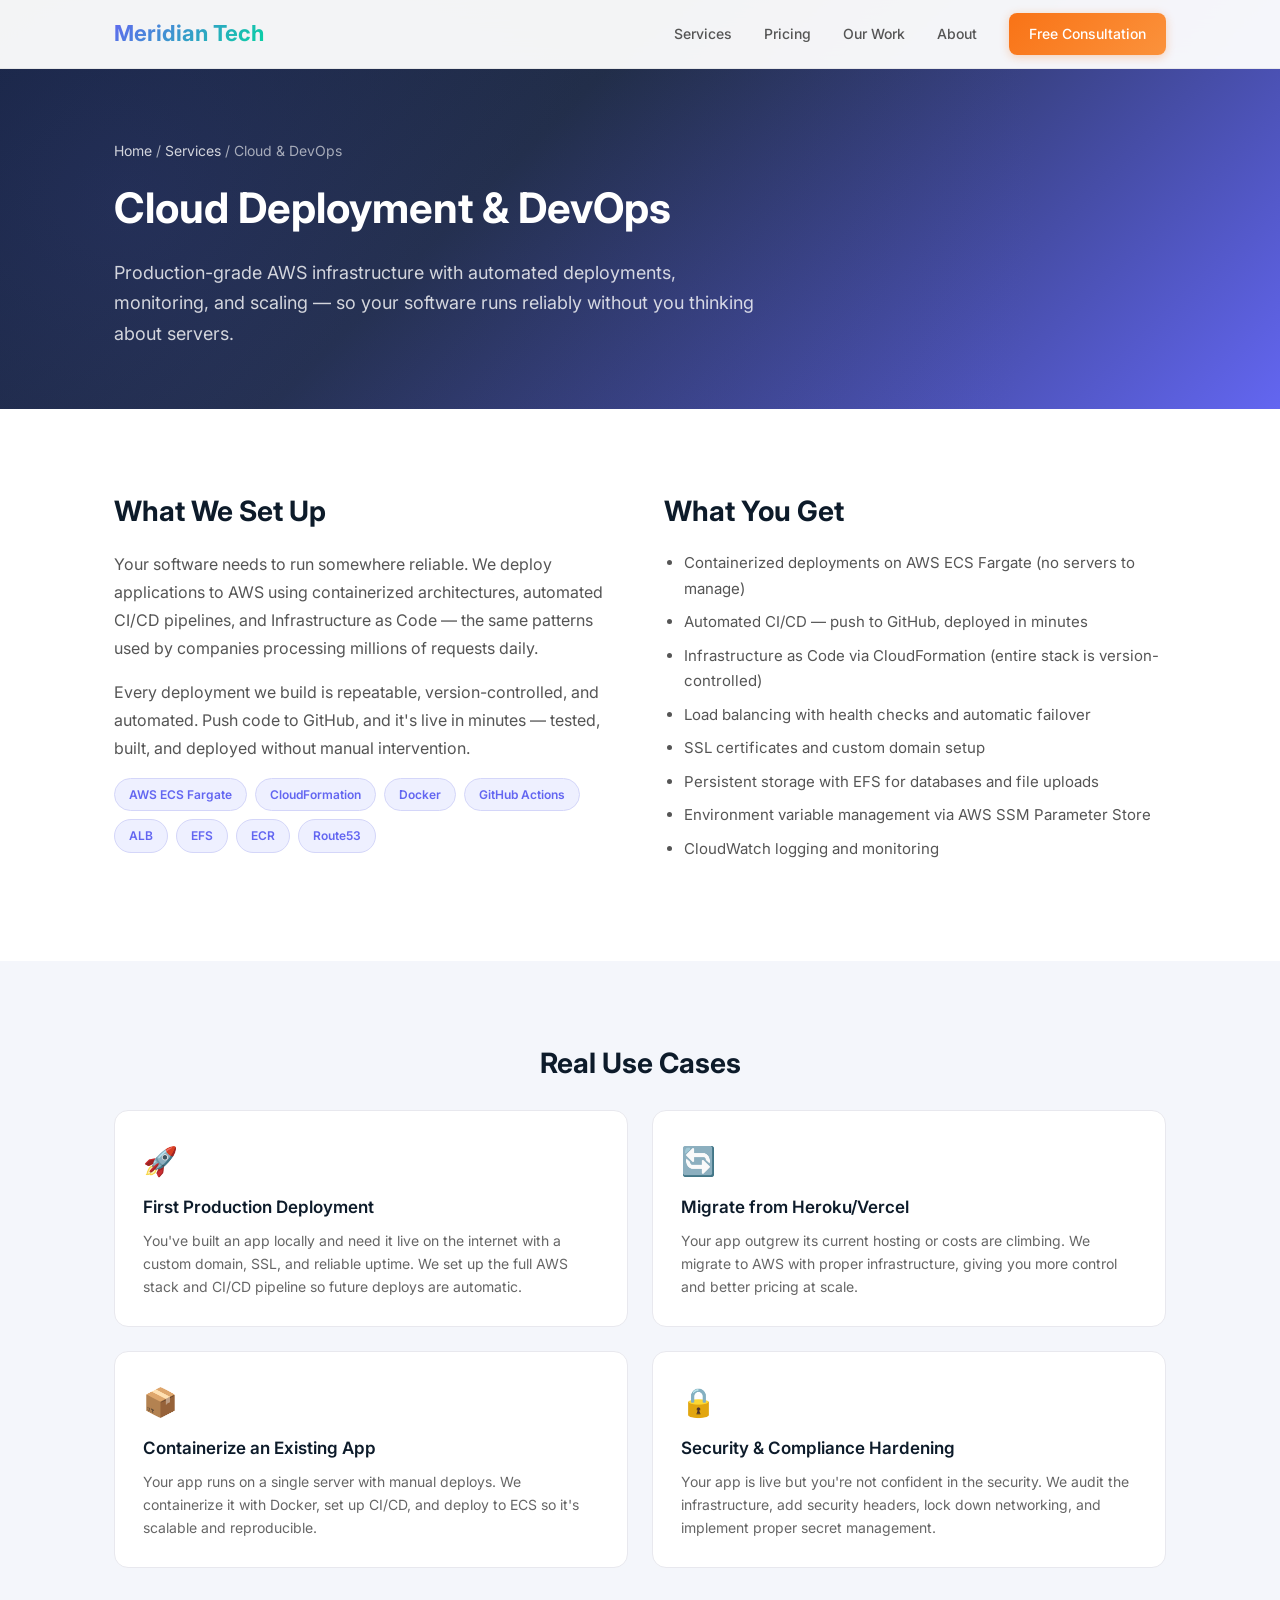
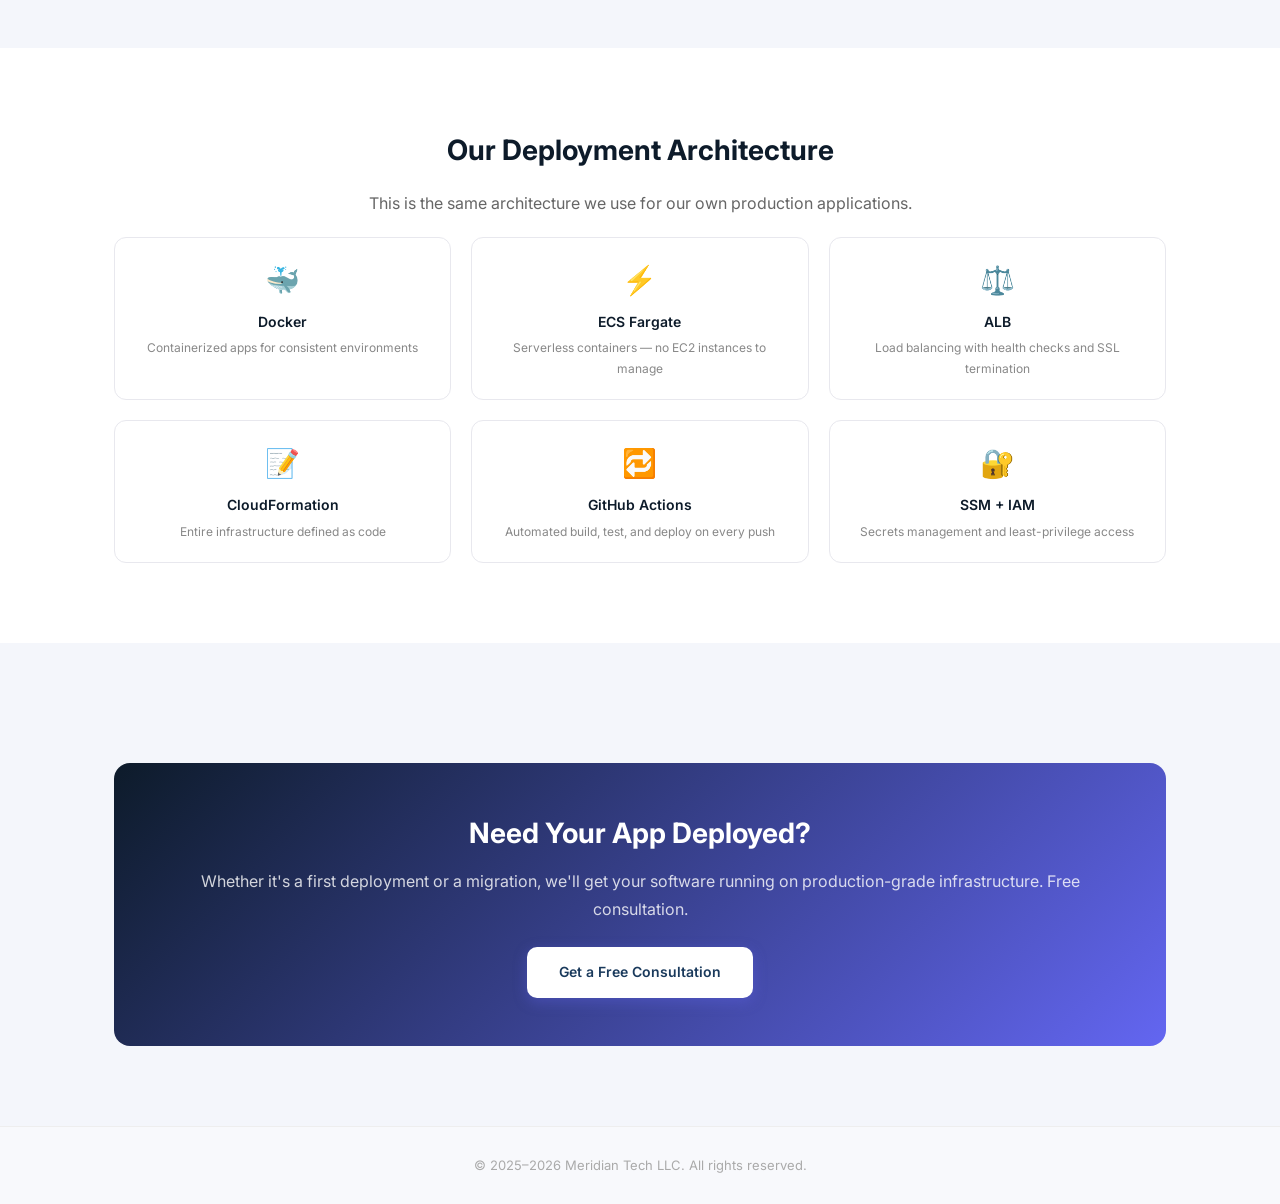
<file: services/cloud-devops.html>
<!DOCTYPE html>
<html lang="en">
<head>
    <meta charset="UTF-8">
    <meta name="viewport" content="width=device-width, initial-scale=1.0">
    <title>Cloud Deployment & DevOps for Small Businesses — AWS, Docker, CI/CD | Meridian Tech</title>
    <meta name="description" content="AWS cloud infrastructure, Docker containers, CI/CD pipelines, and Infrastructure as Code for small businesses. Production-grade deployments that scale.">
    <link rel="canonical" href="https://meridian-hq.com/services/cloud-devops.html">
    <link rel="preconnect" href="https://fonts.googleapis.com">
    <link rel="preconnect" href="https://fonts.gstatic.com" crossorigin>
    <link href="https://fonts.googleapis.com/css2?family=Inter:wght@400;500;600;700&display=swap" rel="stylesheet">
    <link rel="stylesheet" href="../styles.css">
    <link rel="stylesheet" href="../pages.css">
    <link rel="icon" type="image/svg+xml" href="../favicon.svg">
</head>
<body>
<nav class="nav"><div class="container nav-inner"><a href="../" class="logo">Meridian Tech</a><div class="nav-links"><a href="../#services">Services</a><a href="../#pricing">Pricing</a><a href="../#work">Our Work</a><a href="../#about">About</a><a href="../#contact" class="btn btn-sm">Free Consultation</a></div><button class="mobile-toggle" aria-label="Toggle menu">&#9776;</button></div></nav>

<section class="page-hero">
    <div class="container">
        <div class="breadcrumb"><a href="../">Home</a> / <a href="../#services">Services</a> / Cloud & DevOps</div>
        <h1>Cloud Deployment & DevOps</h1>
        <p>Production-grade AWS infrastructure with automated deployments, monitoring, and scaling — so your software runs reliably without you thinking about servers.</p>
    </div>
</section>

<section class="content-section">
    <div class="container">
        <div class="two-col">
            <div>
                <h2>What We Set Up</h2>
                <p>Your software needs to run somewhere reliable. We deploy applications to AWS using containerized architectures, automated CI/CD pipelines, and Infrastructure as Code — the same patterns used by companies processing millions of requests daily.</p>
                <p>Every deployment we build is repeatable, version-controlled, and automated. Push code to GitHub, and it's live in minutes — tested, built, and deployed without manual intervention.</p>
                <div class="tech-badges">
                    <span class="tech-badge">AWS ECS Fargate</span>
                    <span class="tech-badge">CloudFormation</span>
                    <span class="tech-badge">Docker</span>
                    <span class="tech-badge">GitHub Actions</span>
                    <span class="tech-badge">ALB</span>
                    <span class="tech-badge">EFS</span>
                    <span class="tech-badge">ECR</span>
                    <span class="tech-badge">Route53</span>
                </div>
            </div>
            <div>
                <h2>What You Get</h2>
                <ul>
                    <li>Containerized deployments on AWS ECS Fargate (no servers to manage)</li>
                    <li>Automated CI/CD — push to GitHub, deployed in minutes</li>
                    <li>Infrastructure as Code via CloudFormation (entire stack is version-controlled)</li>
                    <li>Load balancing with health checks and automatic failover</li>
                    <li>SSL certificates and custom domain setup</li>
                    <li>Persistent storage with EFS for databases and file uploads</li>
                    <li>Environment variable management via AWS SSM Parameter Store</li>
                    <li>CloudWatch logging and monitoring</li>
                </ul>
            </div>
        </div>
    </div>
</section>

<section class="content-section section-alt">
    <div class="container">
        <h2 style="text-align:center;">Real Use Cases</h2>
        <div class="use-case-grid">
            <div class="use-case">
                <div class="icon">🚀</div>
                <h4>First Production Deployment</h4>
                <p>You've built an app locally and need it live on the internet with a custom domain, SSL, and reliable uptime. We set up the full AWS stack and CI/CD pipeline so future deploys are automatic.</p>
            </div>
            <div class="use-case">
                <div class="icon">🔄</div>
                <h4>Migrate from Heroku/Vercel</h4>
                <p>Your app outgrew its current hosting or costs are climbing. We migrate to AWS with proper infrastructure, giving you more control and better pricing at scale.</p>
            </div>
            <div class="use-case">
                <div class="icon">📦</div>
                <h4>Containerize an Existing App</h4>
                <p>Your app runs on a single server with manual deploys. We containerize it with Docker, set up CI/CD, and deploy to ECS so it's scalable and reproducible.</p>
            </div>
            <div class="use-case">
                <div class="icon">🔒</div>
                <h4>Security & Compliance Hardening</h4>
                <p>Your app is live but you're not confident in the security. We audit the infrastructure, add security headers, lock down networking, and implement proper secret management.</p>
            </div>
        </div>
    </div>
</section>

<section class="content-section">
    <div class="container">
        <h2 style="text-align:center;">Our Deployment Architecture</h2>
        <p style="text-align:center;color:#666;max-width:580px;margin:0 auto 20px;">This is the same architecture we use for our own production applications.</p>
        <div class="architecture-grid">
            <div class="arch-item"><div class="icon">🐳</div><h4>Docker</h4><p>Containerized apps for consistent environments</p></div>
            <div class="arch-item"><div class="icon">⚡</div><h4>ECS Fargate</h4><p>Serverless containers — no EC2 instances to manage</p></div>
            <div class="arch-item"><div class="icon">⚖️</div><h4>ALB</h4><p>Load balancing with health checks and SSL termination</p></div>
            <div class="arch-item"><div class="icon">📝</div><h4>CloudFormation</h4><p>Entire infrastructure defined as code</p></div>
            <div class="arch-item"><div class="icon">🔁</div><h4>GitHub Actions</h4><p>Automated build, test, and deploy on every push</p></div>
            <div class="arch-item"><div class="icon">🔐</div><h4>SSM + IAM</h4><p>Secrets management and least-privilege access</p></div>
        </div>
    </div>
</section>

<section class="content-section section-alt">
    <div class="container">
        <div class="inline-cta">
            <h2>Need Your App Deployed?</h2>
            <p>Whether it's a first deployment or a migration, we'll get your software running on production-grade infrastructure. Free consultation.</p>
            <a href="mailto:meridiantechllc@meridian-hq.com" class="btn btn-primary" style="background:#fff;color:#1a3a5c;">Get a Free Consultation</a>
        </div>
    </div>
</section>

<footer class="footer"><div class="container"><p>&copy; 2025–2026 Meridian Tech LLC. All rights reserved.</p></div></footer>
<script>const toggle=document.querySelector('.mobile-toggle');const navLinks=document.querySelector('.nav-links');toggle.addEventListener('click',()=>navLinks.classList.toggle('open'));const nav=document.querySelector('.nav');window.addEventListener('scroll',()=>nav.classList.toggle('scrolled',window.scrollY>20));</script>
</body>
</html>
</file>
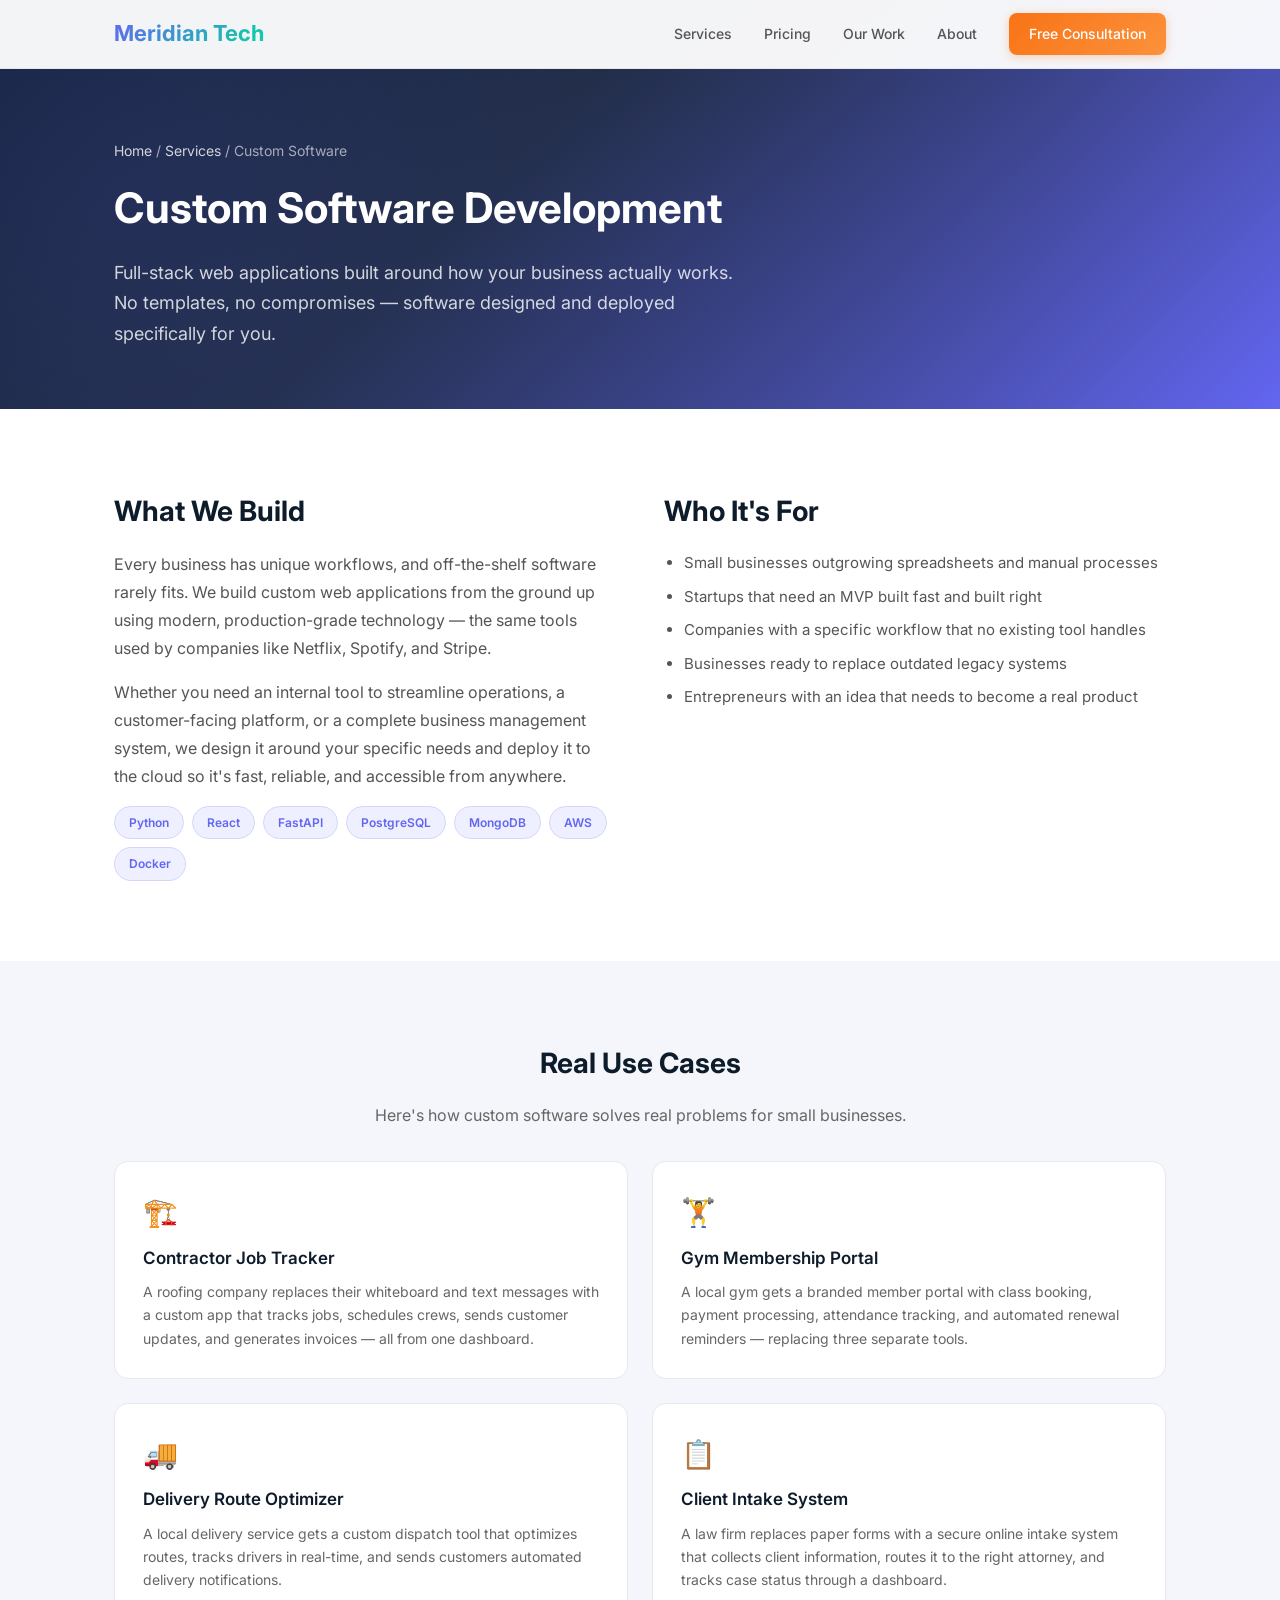
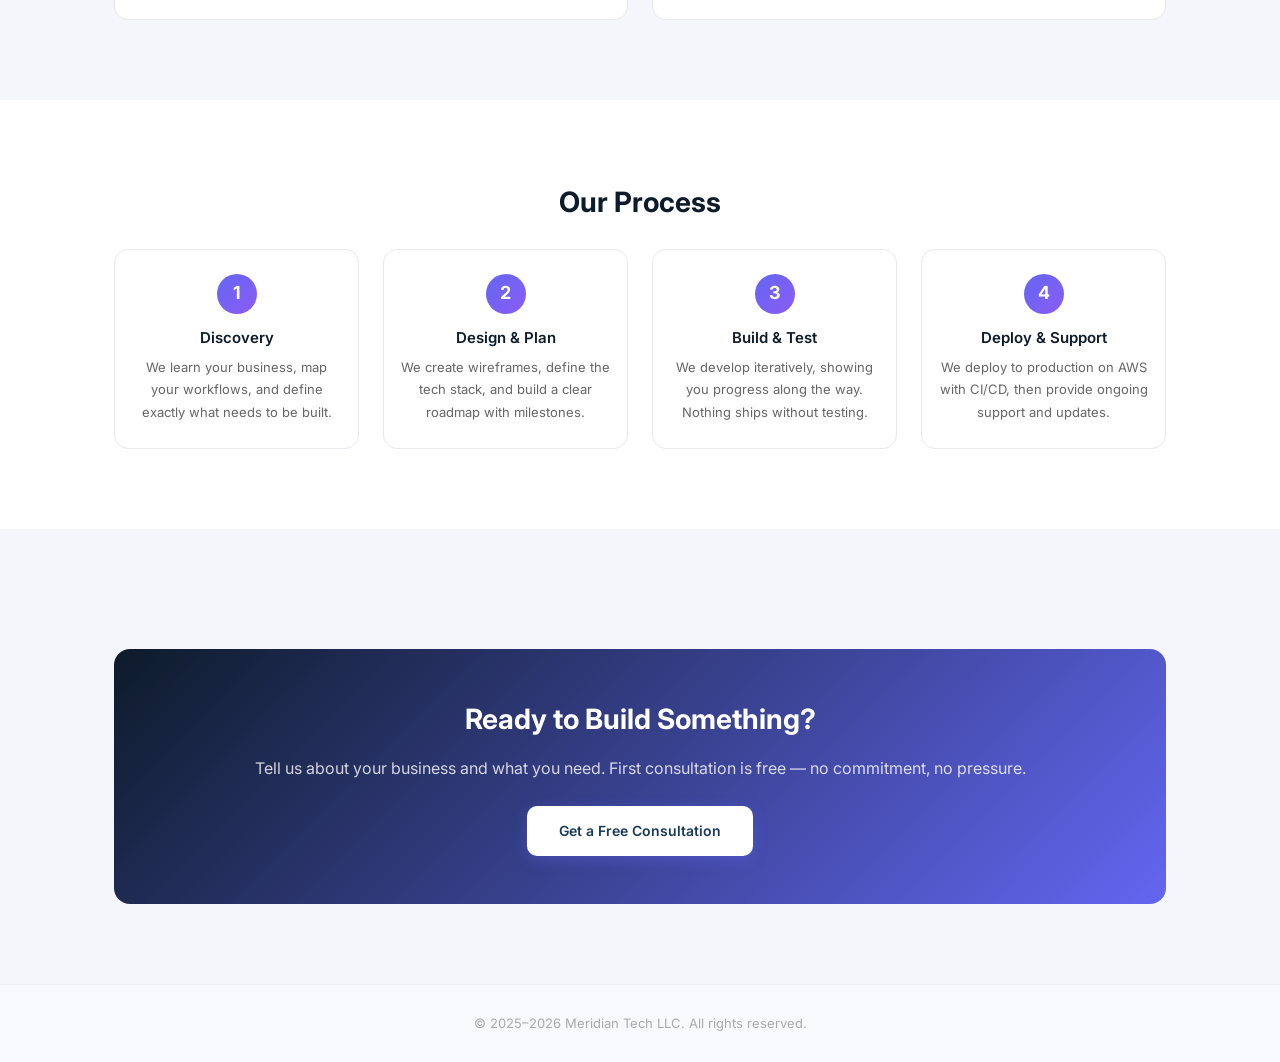
<file: services/custom-software.html>
<!DOCTYPE html>
<html lang="en">
<head>
    <meta charset="UTF-8">
    <meta name="viewport" content="width=device-width, initial-scale=1.0">
    <title>Custom Software Development for Small Businesses | Meridian Tech</title>
    <meta name="description" content="Full-stack custom web applications built for small businesses. Python, React, FastAPI — from MVP to production. Get a free consultation.">
    <meta property="og:title" content="Custom Software Development for Small Businesses | Meridian Tech">
    <meta property="og:description" content="We build full-stack web applications tailored to your business needs. From MVP to production-ready product.">
    <link rel="canonical" href="https://meridian-hq.com/services/custom-software.html">
    <link rel="preconnect" href="https://fonts.googleapis.com">
    <link rel="preconnect" href="https://fonts.gstatic.com" crossorigin>
    <link href="https://fonts.googleapis.com/css2?family=Inter:wght@400;500;600;700&display=swap" rel="stylesheet">
    <link rel="stylesheet" href="../styles.css">
    <link rel="stylesheet" href="../pages.css">
    <link rel="icon" type="image/svg+xml" href="../favicon.svg">
</head>
<body>

<nav class="nav">
    <div class="container nav-inner">
        <a href="../" class="logo">Meridian Tech</a>
        <div class="nav-links">
            <a href="../#services">Services</a>
            <a href="../#pricing">Pricing</a>
            <a href="../#work">Our Work</a>
            <a href="../#about">About</a>
            <a href="../#contact" class="btn btn-sm">Free Consultation</a>
        </div>
        <button class="mobile-toggle" aria-label="Toggle menu">&#9776;</button>
    </div>
</nav>

<section class="page-hero">
    <div class="container">
        <div class="breadcrumb"><a href="../">Home</a> / <a href="../#services">Services</a> / Custom Software</div>
        <h1>Custom Software Development</h1>
        <p>Full-stack web applications built around how your business actually works. No templates, no compromises — software designed and deployed specifically for you.</p>
    </div>
</section>

<section class="content-section">
    <div class="container">
        <div class="two-col">
            <div>
                <h2>What We Build</h2>
                <p>Every business has unique workflows, and off-the-shelf software rarely fits. We build custom web applications from the ground up using modern, production-grade technology — the same tools used by companies like Netflix, Spotify, and Stripe.</p>
                <p>Whether you need an internal tool to streamline operations, a customer-facing platform, or a complete business management system, we design it around your specific needs and deploy it to the cloud so it's fast, reliable, and accessible from anywhere.</p>
                <div class="tech-badges">
                    <span class="tech-badge">Python</span>
                    <span class="tech-badge">React</span>
                    <span class="tech-badge">FastAPI</span>
                    <span class="tech-badge">PostgreSQL</span>
                    <span class="tech-badge">MongoDB</span>
                    <span class="tech-badge">AWS</span>
                    <span class="tech-badge">Docker</span>
                </div>
            </div>
            <div>
                <h2>Who It's For</h2>
                <ul>
                    <li>Small businesses outgrowing spreadsheets and manual processes</li>
                    <li>Startups that need an MVP built fast and built right</li>
                    <li>Companies with a specific workflow that no existing tool handles</li>
                    <li>Businesses ready to replace outdated legacy systems</li>
                    <li>Entrepreneurs with an idea that needs to become a real product</li>
                </ul>
            </div>
        </div>
    </div>
</section>

<section class="content-section section-alt">
    <div class="container">
        <h2 style="text-align:center;">Real Use Cases</h2>
        <p style="text-align:center;color:#666;max-width:580px;margin:0 auto 32px;">Here's how custom software solves real problems for small businesses.</p>
        <div class="use-case-grid">
            <div class="use-case">
                <div class="icon">🏗️</div>
                <h4>Contractor Job Tracker</h4>
                <p>A roofing company replaces their whiteboard and text messages with a custom app that tracks jobs, schedules crews, sends customer updates, and generates invoices — all from one dashboard.</p>
            </div>
            <div class="use-case">
                <div class="icon">🏋️</div>
                <h4>Gym Membership Portal</h4>
                <p>A local gym gets a branded member portal with class booking, payment processing, attendance tracking, and automated renewal reminders — replacing three separate tools.</p>
            </div>
            <div class="use-case">
                <div class="icon">🚚</div>
                <h4>Delivery Route Optimizer</h4>
                <p>A local delivery service gets a custom dispatch tool that optimizes routes, tracks drivers in real-time, and sends customers automated delivery notifications.</p>
            </div>
            <div class="use-case">
                <div class="icon">📋</div>
                <h4>Client Intake System</h4>
                <p>A law firm replaces paper forms with a secure online intake system that collects client information, routes it to the right attorney, and tracks case status through a dashboard.</p>
            </div>
        </div>
    </div>
</section>

<section class="content-section">
    <div class="container">
        <h2 style="text-align:center;">Our Process</h2>
        <div class="process-steps">
            <div class="step">
                <div class="step-number">1</div>
                <h4>Discovery</h4>
                <p>We learn your business, map your workflows, and define exactly what needs to be built.</p>
            </div>
            <div class="step">
                <div class="step-number">2</div>
                <h4>Design & Plan</h4>
                <p>We create wireframes, define the tech stack, and build a clear roadmap with milestones.</p>
            </div>
            <div class="step">
                <div class="step-number">3</div>
                <h4>Build & Test</h4>
                <p>We develop iteratively, showing you progress along the way. Nothing ships without testing.</p>
            </div>
            <div class="step">
                <div class="step-number">4</div>
                <h4>Deploy & Support</h4>
                <p>We deploy to production on AWS with CI/CD, then provide ongoing support and updates.</p>
            </div>
        </div>
    </div>
</section>

<section class="content-section section-alt">
    <div class="container">
        <div class="inline-cta">
            <h2>Ready to Build Something?</h2>
            <p>Tell us about your business and what you need. First consultation is free — no commitment, no pressure.</p>
            <a href="mailto:meridiantechllc@meridian-hq.com" class="btn btn-primary" style="background:#fff;color:#1a3a5c;">Get a Free Consultation</a>
        </div>
    </div>
</section>

<footer class="footer">
    <div class="container">
        <p>&copy; 2025–2026 Meridian Tech LLC. All rights reserved.</p>
    </div>
</footer>

<script>
    const toggle = document.querySelector('.mobile-toggle');
    const navLinks = document.querySelector('.nav-links');
    toggle.addEventListener('click', () => navLinks.classList.toggle('open'));
    const nav = document.querySelector('.nav');
    window.addEventListener('scroll', () => nav.classList.toggle('scrolled', window.scrollY > 20));
</script>
</body>
</html>
</file>
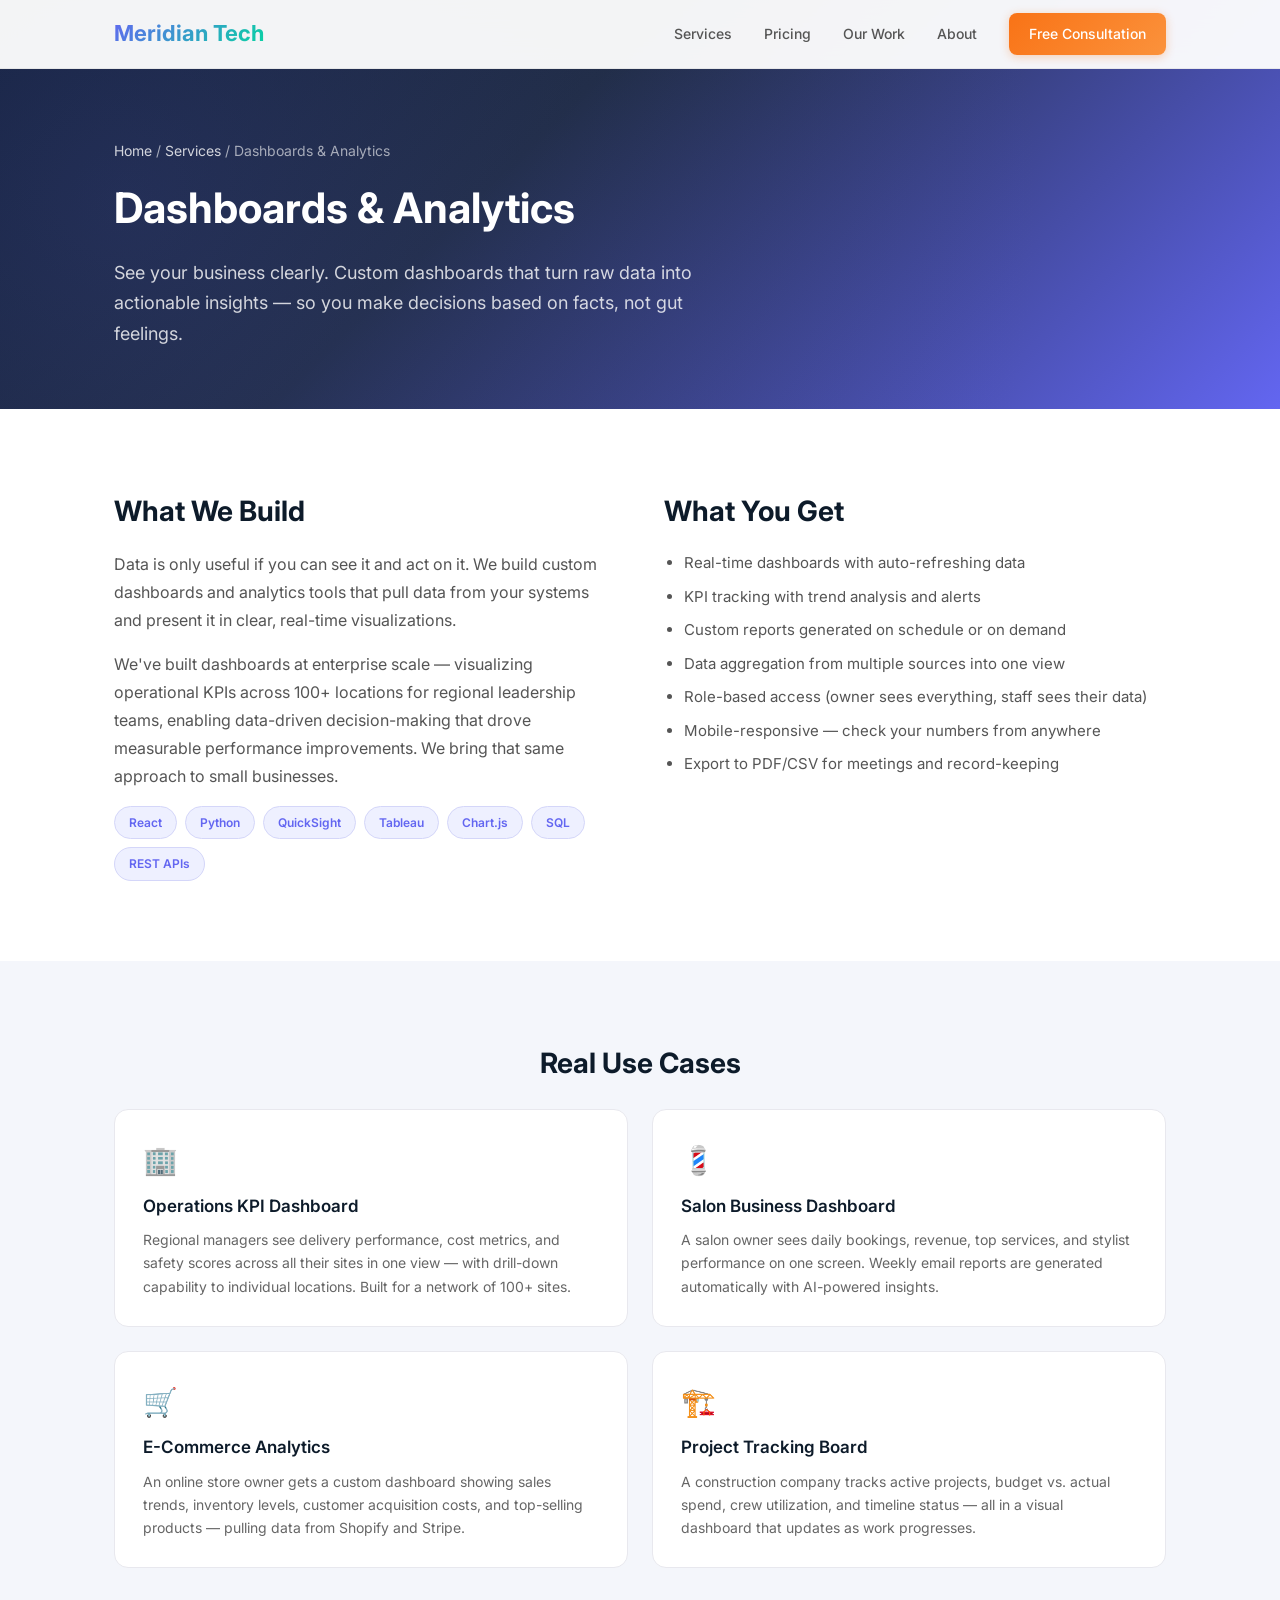
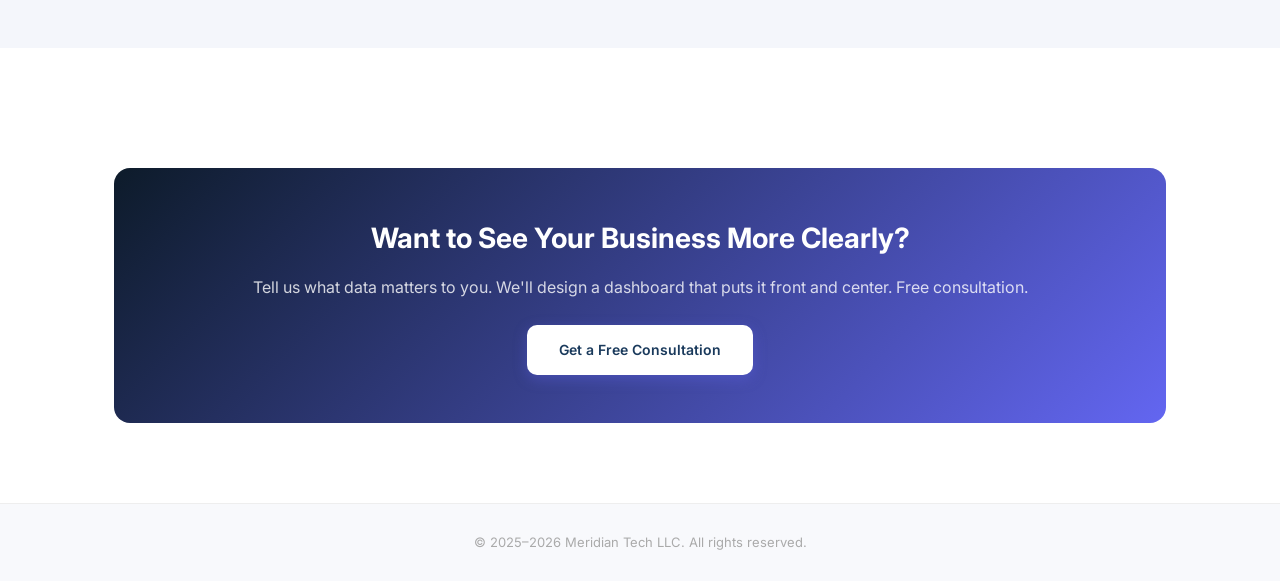
<file: services/dashboards-analytics.html>
<!DOCTYPE html>
<html lang="en">
<head>
    <meta charset="UTF-8">
    <meta name="viewport" content="width=device-width, initial-scale=1.0">
    <title>Custom Dashboards & Analytics for Small Businesses | Meridian Tech</title>
    <meta name="description" content="Custom dashboards and data visualization tools that give you real-time insight into your business. QuickSight, React, and Python-powered analytics.">
    <link rel="canonical" href="https://meridian-hq.com/services/dashboards-analytics.html">
    <link rel="preconnect" href="https://fonts.googleapis.com">
    <link rel="preconnect" href="https://fonts.gstatic.com" crossorigin>
    <link href="https://fonts.googleapis.com/css2?family=Inter:wght@400;500;600;700&display=swap" rel="stylesheet">
    <link rel="stylesheet" href="../styles.css">
    <link rel="stylesheet" href="../pages.css">
    <link rel="icon" type="image/svg+xml" href="../favicon.svg">
</head>
<body>
<nav class="nav"><div class="container nav-inner"><a href="../" class="logo">Meridian Tech</a><div class="nav-links"><a href="../#services">Services</a><a href="../#pricing">Pricing</a><a href="../#work">Our Work</a><a href="../#about">About</a><a href="../#contact" class="btn btn-sm">Free Consultation</a></div><button class="mobile-toggle" aria-label="Toggle menu">&#9776;</button></div></nav>

<section class="page-hero">
    <div class="container">
        <div class="breadcrumb"><a href="../">Home</a> / <a href="../#services">Services</a> / Dashboards & Analytics</div>
        <h1>Dashboards & Analytics</h1>
        <p>See your business clearly. Custom dashboards that turn raw data into actionable insights — so you make decisions based on facts, not gut feelings.</p>
    </div>
</section>

<section class="content-section">
    <div class="container">
        <div class="two-col">
            <div>
                <h2>What We Build</h2>
                <p>Data is only useful if you can see it and act on it. We build custom dashboards and analytics tools that pull data from your systems and present it in clear, real-time visualizations.</p>
                <p>We've built dashboards at enterprise scale — visualizing operational KPIs across 100+ locations for regional leadership teams, enabling data-driven decision-making that drove measurable performance improvements. We bring that same approach to small businesses.</p>
                <div class="tech-badges">
                    <span class="tech-badge">React</span>
                    <span class="tech-badge">Python</span>
                    <span class="tech-badge">QuickSight</span>
                    <span class="tech-badge">Tableau</span>
                    <span class="tech-badge">Chart.js</span>
                    <span class="tech-badge">SQL</span>
                    <span class="tech-badge">REST APIs</span>
                </div>
            </div>
            <div>
                <h2>What You Get</h2>
                <ul>
                    <li>Real-time dashboards with auto-refreshing data</li>
                    <li>KPI tracking with trend analysis and alerts</li>
                    <li>Custom reports generated on schedule or on demand</li>
                    <li>Data aggregation from multiple sources into one view</li>
                    <li>Role-based access (owner sees everything, staff sees their data)</li>
                    <li>Mobile-responsive — check your numbers from anywhere</li>
                    <li>Export to PDF/CSV for meetings and record-keeping</li>
                </ul>
            </div>
        </div>
    </div>
</section>

<section class="content-section section-alt">
    <div class="container">
        <h2 style="text-align:center;">Real Use Cases</h2>
        <div class="use-case-grid">
            <div class="use-case">
                <div class="icon">🏢</div>
                <h4>Operations KPI Dashboard</h4>
                <p>Regional managers see delivery performance, cost metrics, and safety scores across all their sites in one view — with drill-down capability to individual locations. Built for a network of 100+ sites.</p>
            </div>
            <div class="use-case">
                <div class="icon">💈</div>
                <h4>Salon Business Dashboard</h4>
                <p>A salon owner sees daily bookings, revenue, top services, and stylist performance on one screen. Weekly email reports are generated automatically with AI-powered insights.</p>
            </div>
            <div class="use-case">
                <div class="icon">🛒</div>
                <h4>E-Commerce Analytics</h4>
                <p>An online store owner gets a custom dashboard showing sales trends, inventory levels, customer acquisition costs, and top-selling products — pulling data from Shopify and Stripe.</p>
            </div>
            <div class="use-case">
                <div class="icon">🏗️</div>
                <h4>Project Tracking Board</h4>
                <p>A construction company tracks active projects, budget vs. actual spend, crew utilization, and timeline status — all in a visual dashboard that updates as work progresses.</p>
            </div>
        </div>
    </div>
</section>

<section class="content-section">
    <div class="container">
        <div class="inline-cta">
            <h2>Want to See Your Business More Clearly?</h2>
            <p>Tell us what data matters to you. We'll design a dashboard that puts it front and center. Free consultation.</p>
            <a href="mailto:meridiantechllc@meridian-hq.com" class="btn btn-primary" style="background:#fff;color:#1a3a5c;">Get a Free Consultation</a>
        </div>
    </div>
</section>

<footer class="footer"><div class="container"><p>&copy; 2025–2026 Meridian Tech LLC. All rights reserved.</p></div></footer>
<script>const toggle=document.querySelector('.mobile-toggle');const navLinks=document.querySelector('.nav-links');toggle.addEventListener('click',()=>navLinks.classList.toggle('open'));const nav=document.querySelector('.nav');window.addEventListener('scroll',()=>nav.classList.toggle('scrolled',window.scrollY>20));</script>
</body>
</html>
</file>
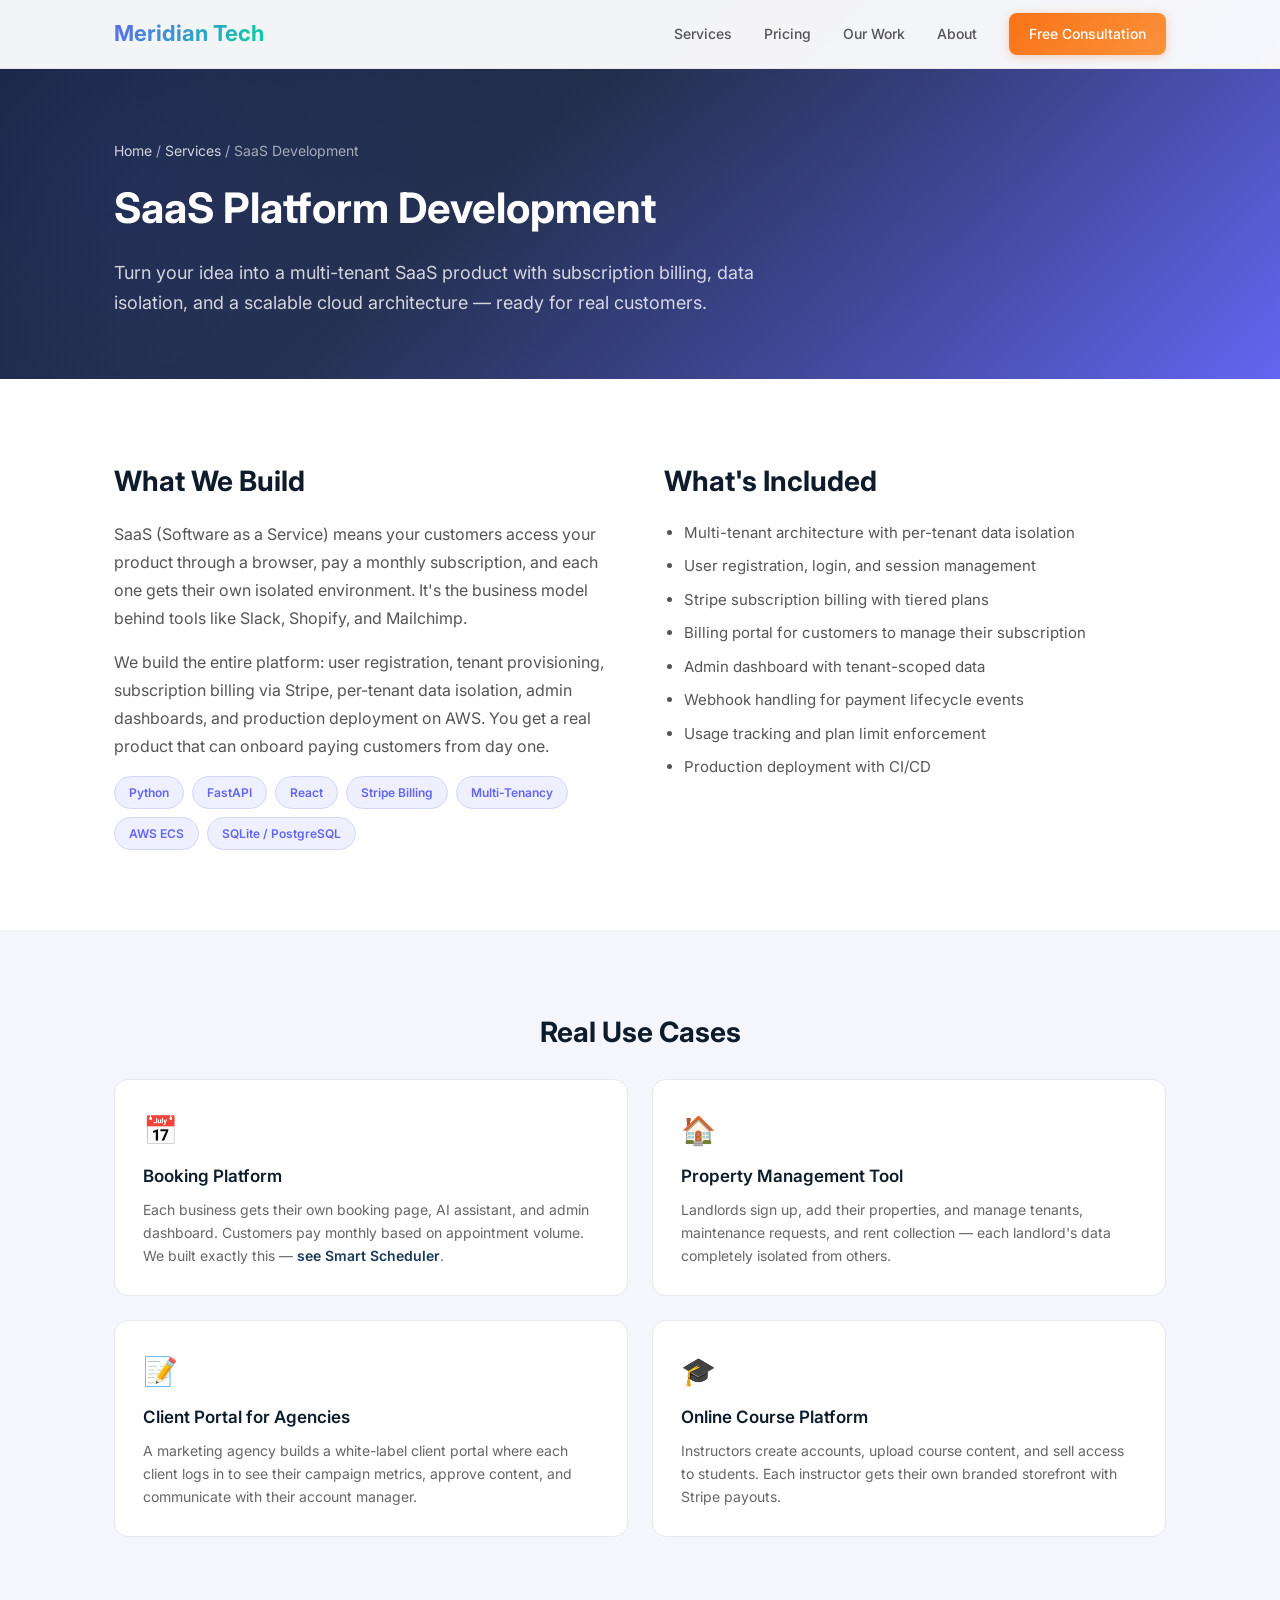
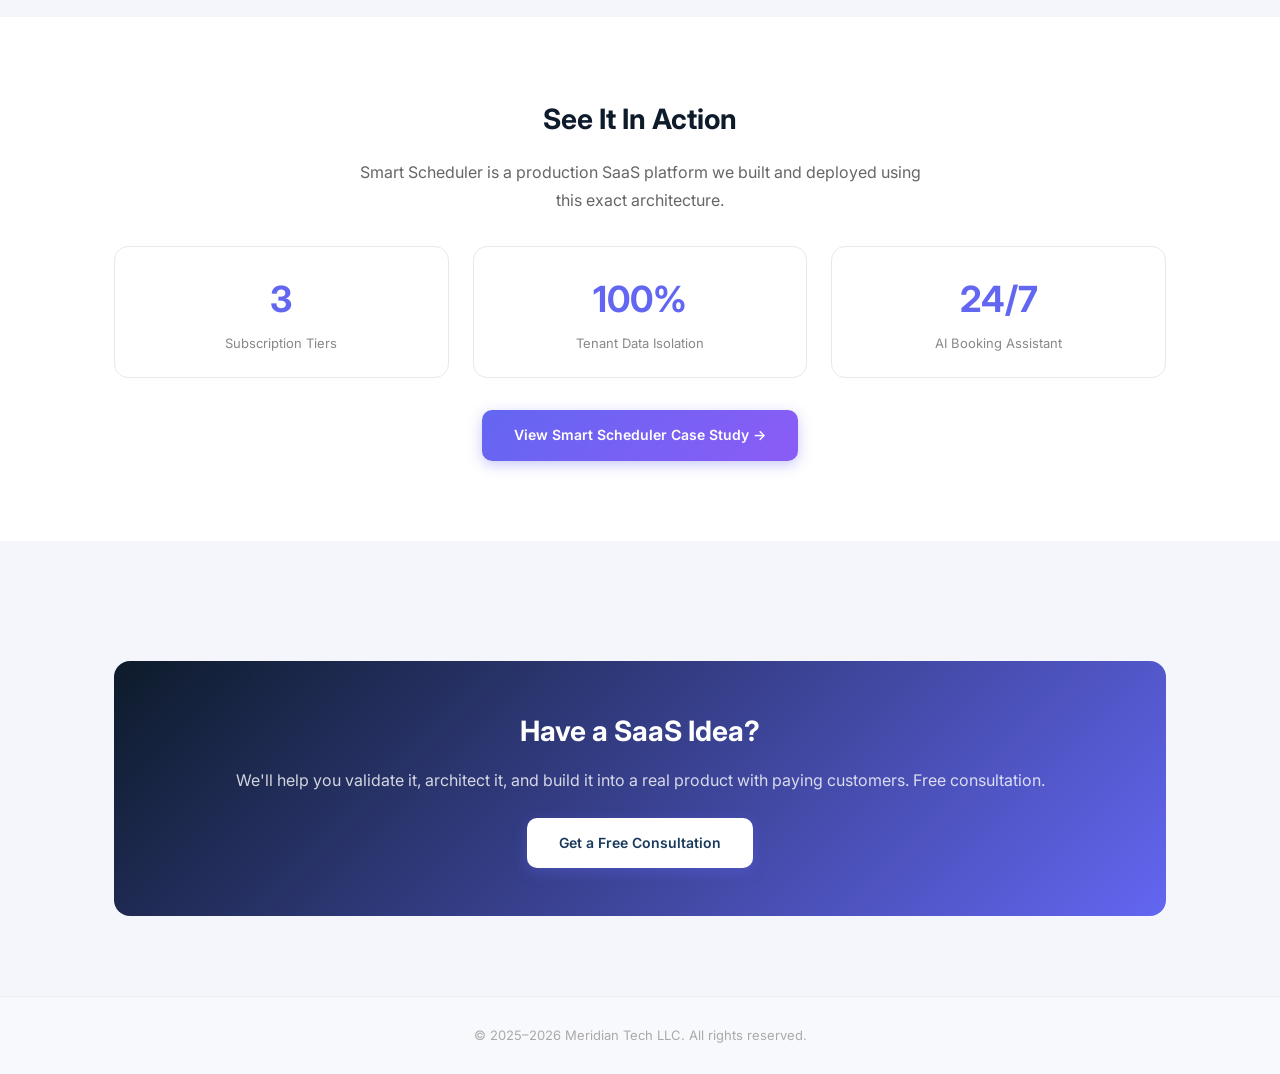
<file: services/saas-development.html>
<!DOCTYPE html>
<html lang="en">
<head>
    <meta charset="UTF-8">
    <meta name="viewport" content="width=device-width, initial-scale=1.0">
    <title>SaaS Platform Development for Small Businesses | Meridian Tech</title>
    <meta name="description" content="Multi-tenant SaaS platform development with subscription billing, tenant isolation, admin dashboards, and cloud deployment. Built for small businesses.">
    <link rel="canonical" href="https://meridian-hq.com/services/saas-development.html">
    <link rel="preconnect" href="https://fonts.googleapis.com">
    <link rel="preconnect" href="https://fonts.gstatic.com" crossorigin>
    <link href="https://fonts.googleapis.com/css2?family=Inter:wght@400;500;600;700&display=swap" rel="stylesheet">
    <link rel="stylesheet" href="../styles.css">
    <link rel="stylesheet" href="../pages.css">
    <link rel="icon" type="image/svg+xml" href="../favicon.svg">
</head>
<body>
<nav class="nav"><div class="container nav-inner"><a href="../" class="logo">Meridian Tech</a><div class="nav-links"><a href="../#services">Services</a><a href="../#pricing">Pricing</a><a href="../#work">Our Work</a><a href="../#about">About</a><a href="../#contact" class="btn btn-sm">Free Consultation</a></div><button class="mobile-toggle" aria-label="Toggle menu">&#9776;</button></div></nav>

<section class="page-hero">
    <div class="container">
        <div class="breadcrumb"><a href="../">Home</a> / <a href="../#services">Services</a> / SaaS Development</div>
        <h1>SaaS Platform Development</h1>
        <p>Turn your idea into a multi-tenant SaaS product with subscription billing, data isolation, and a scalable cloud architecture — ready for real customers.</p>
    </div>
</section>

<section class="content-section">
    <div class="container">
        <div class="two-col">
            <div>
                <h2>What We Build</h2>
                <p>SaaS (Software as a Service) means your customers access your product through a browser, pay a monthly subscription, and each one gets their own isolated environment. It's the business model behind tools like Slack, Shopify, and Mailchimp.</p>
                <p>We build the entire platform: user registration, tenant provisioning, subscription billing via Stripe, per-tenant data isolation, admin dashboards, and production deployment on AWS. You get a real product that can onboard paying customers from day one.</p>
                <div class="tech-badges">
                    <span class="tech-badge">Python</span>
                    <span class="tech-badge">FastAPI</span>
                    <span class="tech-badge">React</span>
                    <span class="tech-badge">Stripe Billing</span>
                    <span class="tech-badge">Multi-Tenancy</span>
                    <span class="tech-badge">AWS ECS</span>
                    <span class="tech-badge">SQLite / PostgreSQL</span>
                </div>
            </div>
            <div>
                <h2>What's Included</h2>
                <ul>
                    <li>Multi-tenant architecture with per-tenant data isolation</li>
                    <li>User registration, login, and session management</li>
                    <li>Stripe subscription billing with tiered plans</li>
                    <li>Billing portal for customers to manage their subscription</li>
                    <li>Admin dashboard with tenant-scoped data</li>
                    <li>Webhook handling for payment lifecycle events</li>
                    <li>Usage tracking and plan limit enforcement</li>
                    <li>Production deployment with CI/CD</li>
                </ul>
            </div>
        </div>
    </div>
</section>

<section class="content-section section-alt">
    <div class="container">
        <h2 style="text-align:center;">Real Use Cases</h2>
        <div class="use-case-grid">
            <div class="use-case">
                <div class="icon">📅</div>
                <h4>Booking Platform</h4>
                <p>Each business gets their own booking page, AI assistant, and admin dashboard. Customers pay monthly based on appointment volume. We built exactly this — <a href="../work/smart-scheduler.html" style="color:#1a3a5c;font-weight:600;">see Smart Scheduler</a>.</p>
            </div>
            <div class="use-case">
                <div class="icon">🏠</div>
                <h4>Property Management Tool</h4>
                <p>Landlords sign up, add their properties, and manage tenants, maintenance requests, and rent collection — each landlord's data completely isolated from others.</p>
            </div>
            <div class="use-case">
                <div class="icon">📝</div>
                <h4>Client Portal for Agencies</h4>
                <p>A marketing agency builds a white-label client portal where each client logs in to see their campaign metrics, approve content, and communicate with their account manager.</p>
            </div>
            <div class="use-case">
                <div class="icon">🎓</div>
                <h4>Online Course Platform</h4>
                <p>Instructors create accounts, upload course content, and sell access to students. Each instructor gets their own branded storefront with Stripe payouts.</p>
            </div>
        </div>
    </div>
</section>

<section class="content-section">
    <div class="container">
        <h2 style="text-align:center;">See It In Action</h2>
        <p style="text-align:center;color:#666;max-width:580px;margin:0 auto 32px;">Smart Scheduler is a production SaaS platform we built and deployed using this exact architecture.</p>
        <div class="stats-row">
            <div class="stat"><div class="stat-number">3</div><div class="stat-label">Subscription Tiers</div></div>
            <div class="stat"><div class="stat-number">100%</div><div class="stat-label">Tenant Data Isolation</div></div>
            <div class="stat"><div class="stat-number">24/7</div><div class="stat-label">AI Booking Assistant</div></div>
        </div>
        <div style="text-align:center;">
            <a href="../work/smart-scheduler.html" class="btn btn-primary">View Smart Scheduler Case Study &rarr;</a>
        </div>
    </div>
</section>

<section class="content-section section-alt">
    <div class="container">
        <div class="inline-cta">
            <h2>Have a SaaS Idea?</h2>
            <p>We'll help you validate it, architect it, and build it into a real product with paying customers. Free consultation.</p>
            <a href="mailto:meridiantechllc@meridian-hq.com" class="btn btn-primary" style="background:#fff;color:#1a3a5c;">Get a Free Consultation</a>
        </div>
    </div>
</section>

<footer class="footer"><div class="container"><p>&copy; 2025–2026 Meridian Tech LLC. All rights reserved.</p></div></footer>
<script>const toggle=document.querySelector('.mobile-toggle');const navLinks=document.querySelector('.nav-links');toggle.addEventListener('click',()=>navLinks.classList.toggle('open'));const nav=document.querySelector('.nav');window.addEventListener('scroll',()=>nav.classList.toggle('scrolled',window.scrollY>20));</script>
</body>
</html>
</file>
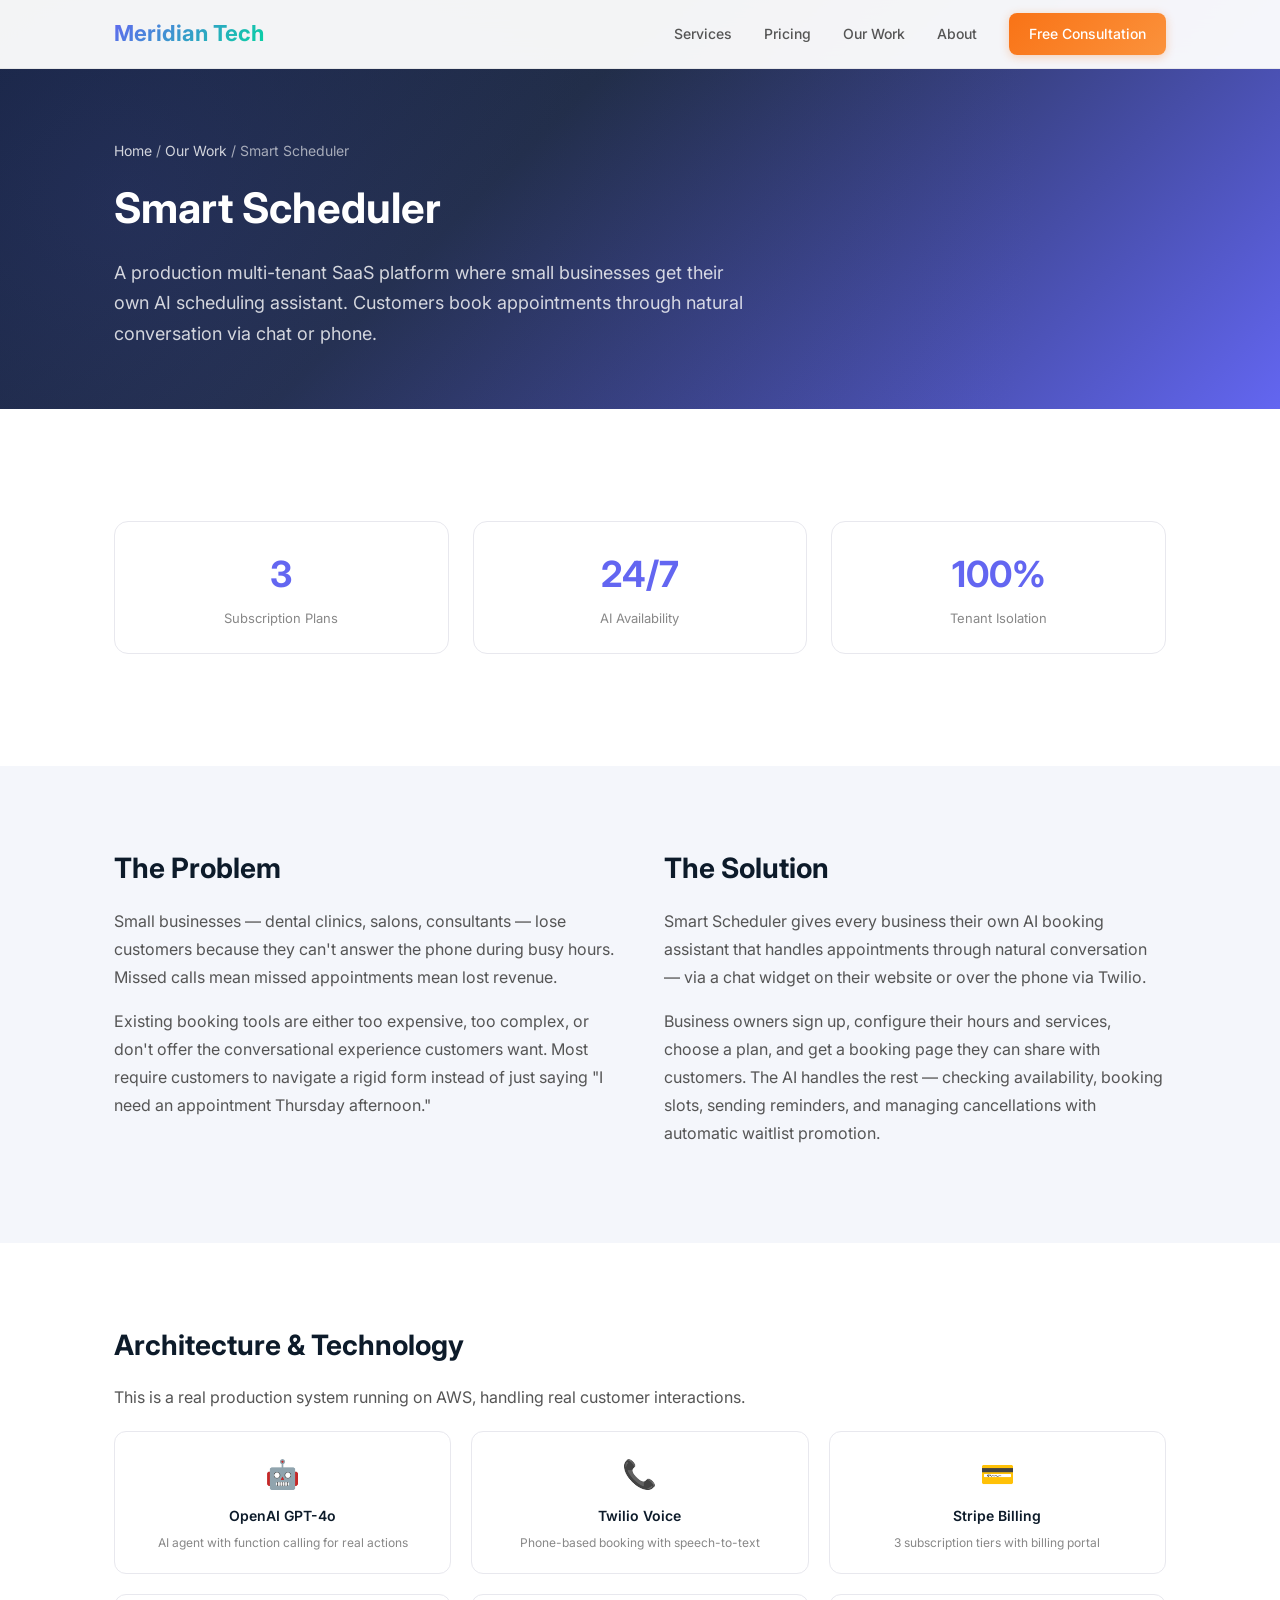
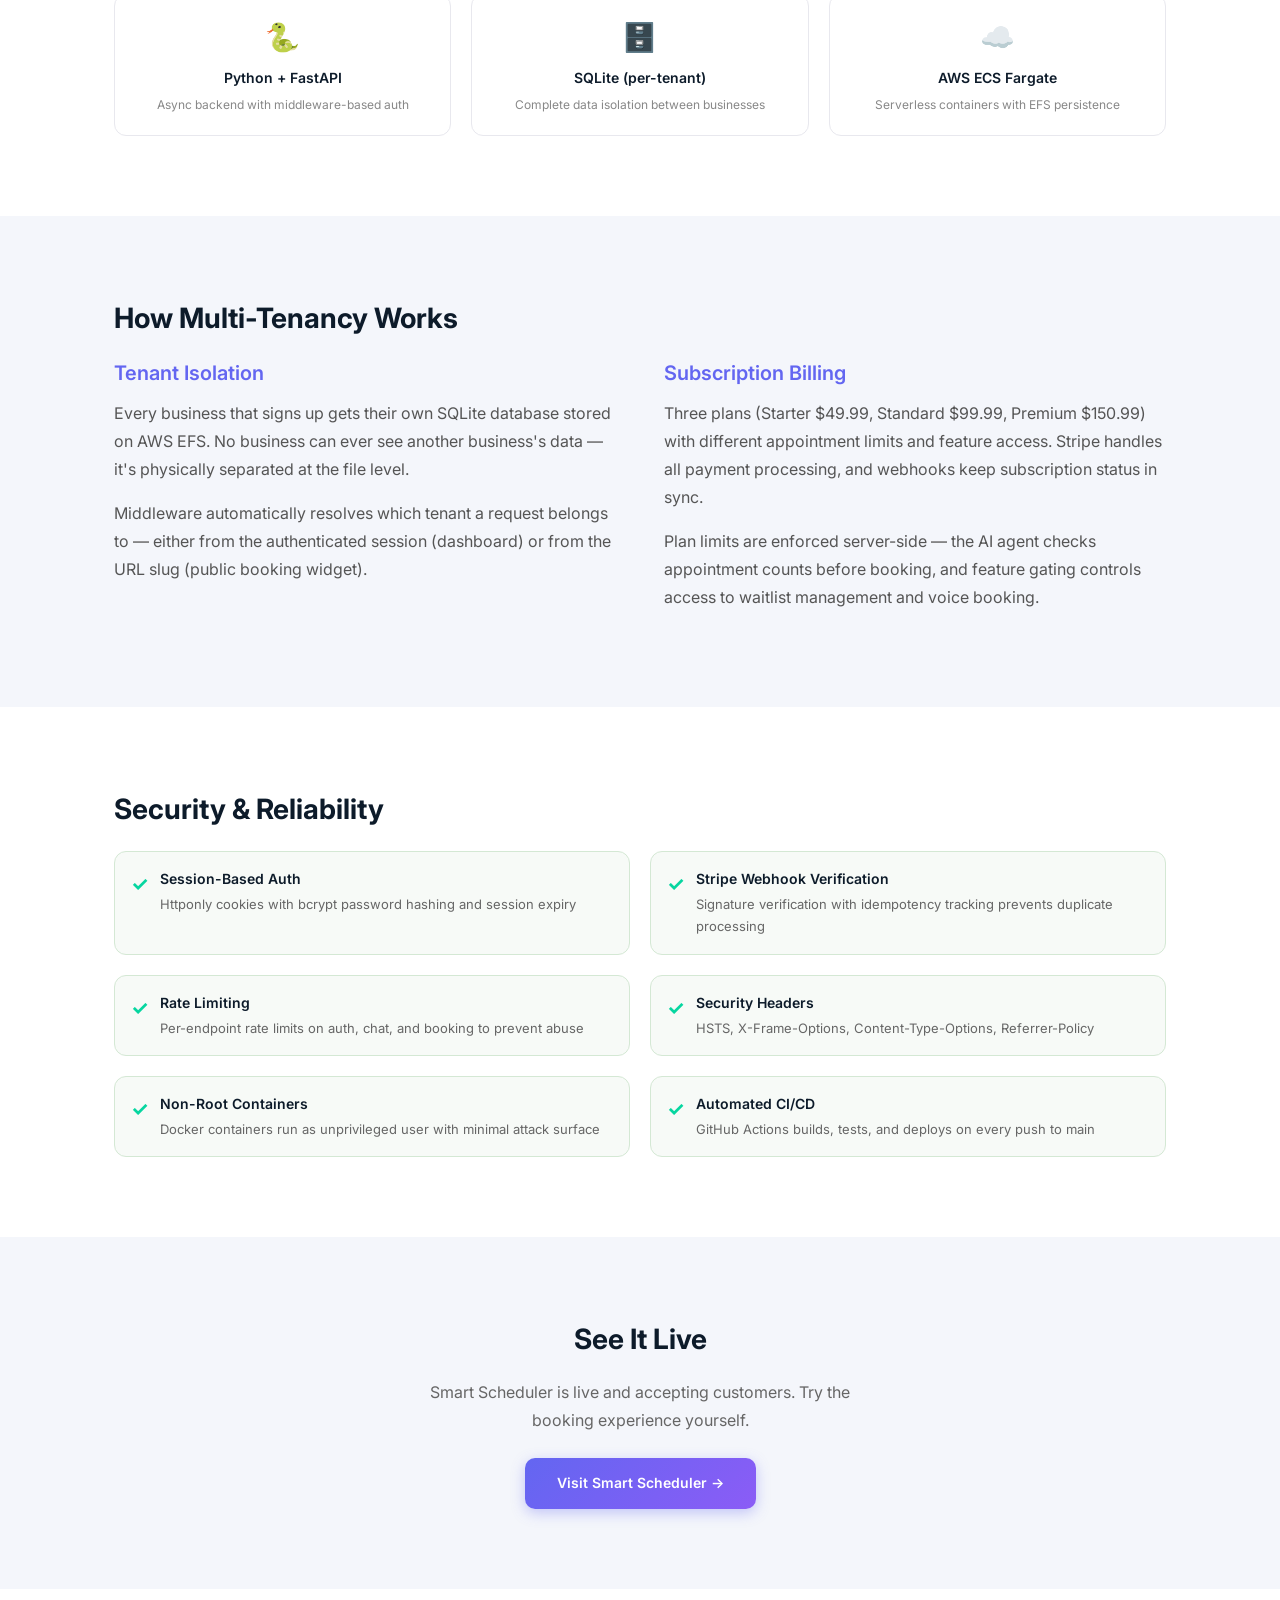
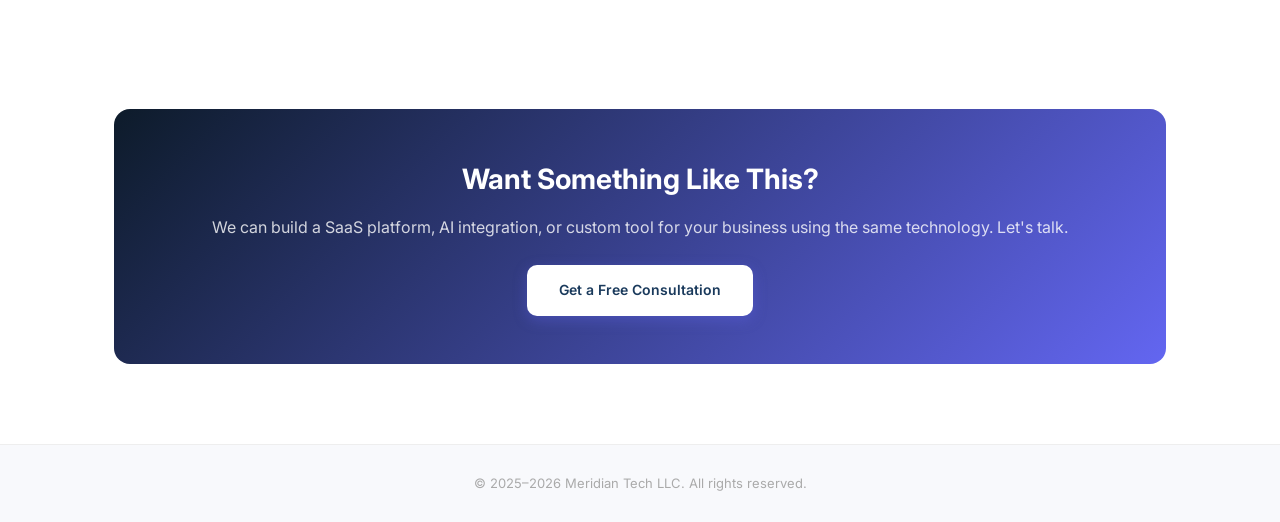
<file: work/smart-scheduler.html>
<!DOCTYPE html>
<html lang="en">
<head>
    <meta charset="UTF-8">
    <meta name="viewport" content="width=device-width, initial-scale=1.0">
    <title>Smart Scheduler — AI-Powered Appointment Booking SaaS | Meridian Tech Case Study</title>
    <meta name="description" content="How we built a production multi-tenant SaaS booking platform with AI scheduling, Twilio voice, Stripe billing, and AWS deployment. Full case study.">
    <link rel="canonical" href="https://meridian-hq.com/work/smart-scheduler.html">
    <link rel="preconnect" href="https://fonts.googleapis.com">
    <link rel="preconnect" href="https://fonts.gstatic.com" crossorigin>
    <link href="https://fonts.googleapis.com/css2?family=Inter:wght@400;500;600;700&display=swap" rel="stylesheet">
    <link rel="stylesheet" href="../styles.css">
    <link rel="stylesheet" href="../pages.css">
    <link rel="icon" type="image/svg+xml" href="../favicon.svg">
</head>
<body>
<nav class="nav"><div class="container nav-inner"><a href="../" class="logo">Meridian Tech</a><div class="nav-links"><a href="../#services">Services</a><a href="../#pricing">Pricing</a><a href="../#work">Our Work</a><a href="../#about">About</a><a href="../#contact" class="btn btn-sm">Free Consultation</a></div><button class="mobile-toggle" aria-label="Toggle menu">&#9776;</button></div></nav>

<section class="page-hero">
    <div class="container">
        <div class="breadcrumb"><a href="../">Home</a> / <a href="../#work">Our Work</a> / Smart Scheduler</div>
        <h1>Smart Scheduler</h1>
        <p>A production multi-tenant SaaS platform where small businesses get their own AI scheduling assistant. Customers book appointments through natural conversation via chat or phone.</p>
    </div>
</section>

<section class="content-section">
    <div class="container">
        <div class="stats-row">
            <div class="stat"><div class="stat-number">3</div><div class="stat-label">Subscription Plans</div></div>
            <div class="stat"><div class="stat-number">24/7</div><div class="stat-label">AI Availability</div></div>
            <div class="stat"><div class="stat-number">100%</div><div class="stat-label">Tenant Isolation</div></div>
        </div>
    </div>
</section>

<section class="content-section section-alt">
    <div class="container">
        <div class="two-col">
            <div>
                <h2>The Problem</h2>
                <p>Small businesses — dental clinics, salons, consultants — lose customers because they can't answer the phone during busy hours. Missed calls mean missed appointments mean lost revenue.</p>
                <p>Existing booking tools are either too expensive, too complex, or don't offer the conversational experience customers want. Most require customers to navigate a rigid form instead of just saying "I need an appointment Thursday afternoon."</p>
            </div>
            <div>
                <h2>The Solution</h2>
                <p>Smart Scheduler gives every business their own AI booking assistant that handles appointments through natural conversation — via a chat widget on their website or over the phone via Twilio.</p>
                <p>Business owners sign up, configure their hours and services, choose a plan, and get a booking page they can share with customers. The AI handles the rest — checking availability, booking slots, sending reminders, and managing cancellations with automatic waitlist promotion.</p>
            </div>
        </div>
    </div>
</section>

<section class="content-section">
    <div class="container">
        <h2>Architecture & Technology</h2>
        <p>This is a real production system running on AWS, handling real customer interactions.</p>
        <div class="architecture-grid">
            <div class="arch-item"><div class="icon">🤖</div><h4>OpenAI GPT-4o</h4><p>AI agent with function calling for real actions</p></div>
            <div class="arch-item"><div class="icon">📞</div><h4>Twilio Voice</h4><p>Phone-based booking with speech-to-text</p></div>
            <div class="arch-item"><div class="icon">💳</div><h4>Stripe Billing</h4><p>3 subscription tiers with billing portal</p></div>
            <div class="arch-item"><div class="icon">🐍</div><h4>Python + FastAPI</h4><p>Async backend with middleware-based auth</p></div>
            <div class="arch-item"><div class="icon">🗄️</div><h4>SQLite (per-tenant)</h4><p>Complete data isolation between businesses</p></div>
            <div class="arch-item"><div class="icon">☁️</div><h4>AWS ECS Fargate</h4><p>Serverless containers with EFS persistence</p></div>
        </div>
    </div>
</section>

<section class="content-section section-alt">
    <div class="container">
        <h2>How Multi-Tenancy Works</h2>
        <div class="two-col">
            <div>
                <h3>Tenant Isolation</h3>
                <p>Every business that signs up gets their own SQLite database stored on AWS EFS. No business can ever see another business's data — it's physically separated at the file level.</p>
                <p>Middleware automatically resolves which tenant a request belongs to — either from the authenticated session (dashboard) or from the URL slug (public booking widget).</p>
            </div>
            <div>
                <h3>Subscription Billing</h3>
                <p>Three plans (Starter $49.99, Standard $99.99, Premium $150.99) with different appointment limits and feature access. Stripe handles all payment processing, and webhooks keep subscription status in sync.</p>
                <p>Plan limits are enforced server-side — the AI agent checks appointment counts before booking, and feature gating controls access to waitlist management and voice booking.</p>
            </div>
        </div>
    </div>
</section>

<section class="content-section">
    <div class="container">
        <h2>Security & Reliability</h2>
        <div class="security-grid">
            <div class="security-item"><div class="check">✓</div><div><h4>Session-Based Auth</h4><p>Httponly cookies with bcrypt password hashing and session expiry</p></div></div>
            <div class="security-item"><div class="check">✓</div><div><h4>Stripe Webhook Verification</h4><p>Signature verification with idempotency tracking prevents duplicate processing</p></div></div>
            <div class="security-item"><div class="check">✓</div><div><h4>Rate Limiting</h4><p>Per-endpoint rate limits on auth, chat, and booking to prevent abuse</p></div></div>
            <div class="security-item"><div class="check">✓</div><div><h4>Security Headers</h4><p>HSTS, X-Frame-Options, Content-Type-Options, Referrer-Policy</p></div></div>
            <div class="security-item"><div class="check">✓</div><div><h4>Non-Root Containers</h4><p>Docker containers run as unprivileged user with minimal attack surface</p></div></div>
            <div class="security-item"><div class="check">✓</div><div><h4>Automated CI/CD</h4><p>GitHub Actions builds, tests, and deploys on every push to main</p></div></div>
        </div>
    </div>
</section>

<section class="content-section section-alt">
    <div class="container" style="text-align:center;">
        <h2>See It Live</h2>
        <p style="color:#666;max-width:480px;margin:0 auto 24px;">Smart Scheduler is live and accepting customers. Try the booking experience yourself.</p>
        <a href="https://ai-scheduling-agent.com" class="btn btn-primary" target="_blank" rel="noopener noreferrer">Visit Smart Scheduler &rarr;</a>
    </div>
</section>

<section class="content-section">
    <div class="container">
        <div class="inline-cta">
            <h2>Want Something Like This?</h2>
            <p>We can build a SaaS platform, AI integration, or custom tool for your business using the same technology. Let's talk.</p>
            <a href="mailto:meridiantechllc@meridian-hq.com" class="btn btn-primary" style="background:#fff;color:#1a3a5c;">Get a Free Consultation</a>
        </div>
    </div>
</section>

<footer class="footer"><div class="container"><p>&copy; 2025–2026 Meridian Tech LLC. All rights reserved.</p></div></footer>
<script>const toggle=document.querySelector('.mobile-toggle');const navLinks=document.querySelector('.nav-links');toggle.addEventListener('click',()=>navLinks.classList.toggle('open'));const nav=document.querySelector('.nav');window.addEventListener('scroll',()=>nav.classList.toggle('scrolled',window.scrollY>20));</script>
</body>
</html>
</file>
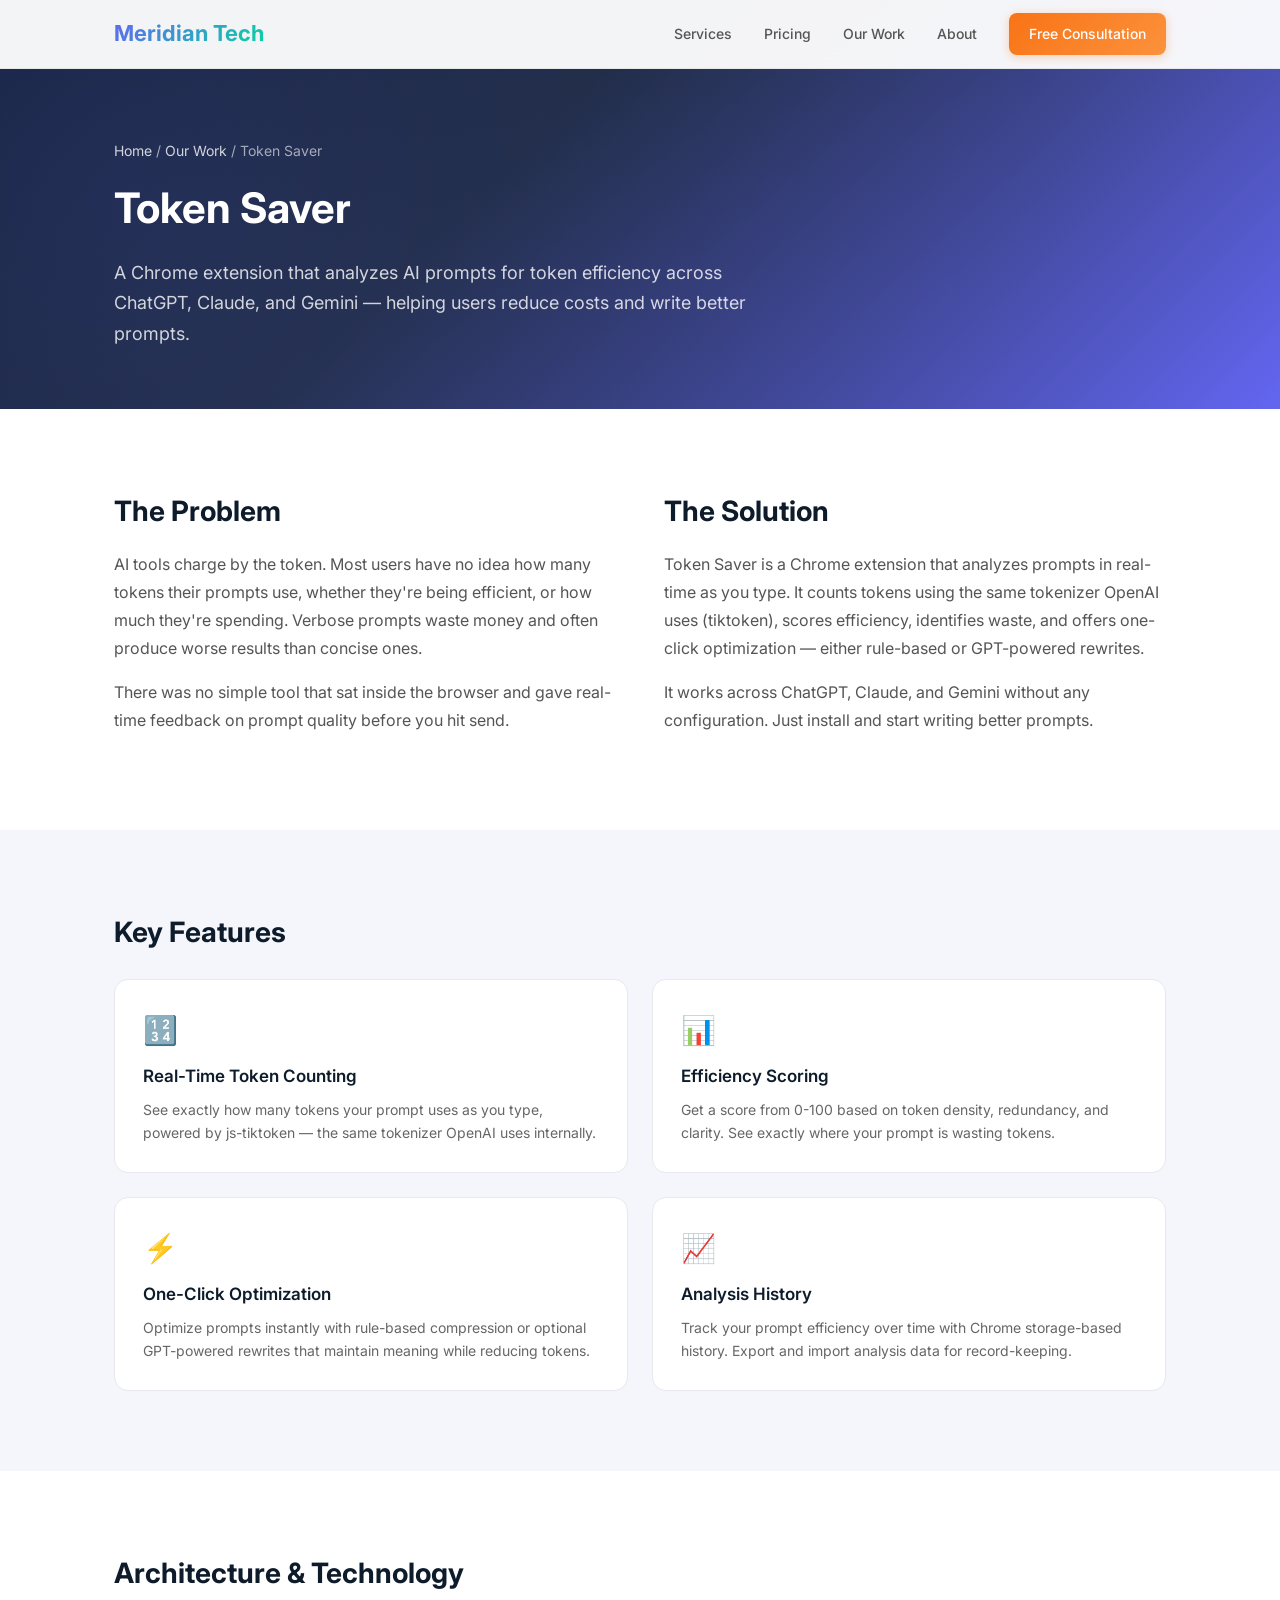
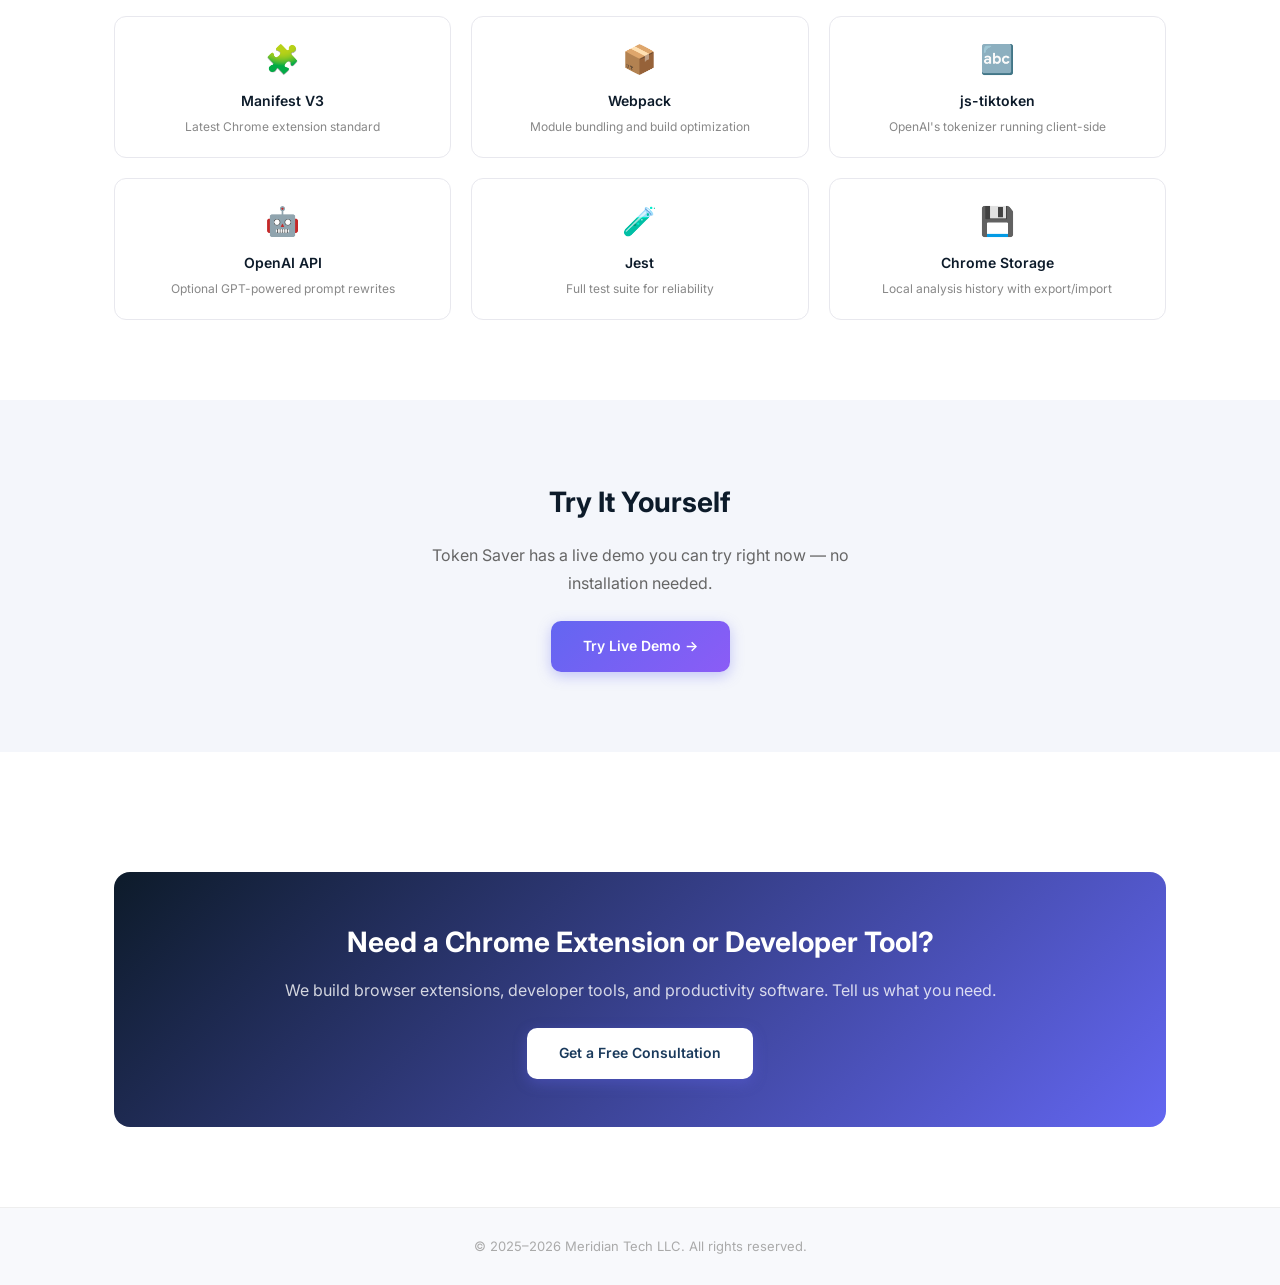
<file: work/token-saver.html>
<!DOCTYPE html>
<html lang="en">
<head>
    <meta charset="UTF-8">
    <meta name="viewport" content="width=device-width, initial-scale=1.0">
    <title>Token Saver — AI Prompt Optimization Chrome Extension | Meridian Tech Case Study</title>
    <meta name="description" content="How we built a Chrome extension that analyzes and optimizes AI prompts for token efficiency across ChatGPT, Claude, and Gemini. Full case study.">
    <link rel="canonical" href="https://meridian-hq.com/work/token-saver.html">
    <link rel="preconnect" href="https://fonts.googleapis.com">
    <link rel="preconnect" href="https://fonts.gstatic.com" crossorigin>
    <link href="https://fonts.googleapis.com/css2?family=Inter:wght@400;500;600;700&display=swap" rel="stylesheet">
    <link rel="stylesheet" href="../styles.css">
    <link rel="stylesheet" href="../pages.css">
    <link rel="icon" type="image/svg+xml" href="../favicon.svg">
</head>
<body>
<nav class="nav"><div class="container nav-inner"><a href="../" class="logo">Meridian Tech</a><div class="nav-links"><a href="../#services">Services</a><a href="../#pricing">Pricing</a><a href="../#work">Our Work</a><a href="../#about">About</a><a href="../#contact" class="btn btn-sm">Free Consultation</a></div><button class="mobile-toggle" aria-label="Toggle menu">&#9776;</button></div></nav>

<section class="page-hero">
    <div class="container">
        <div class="breadcrumb"><a href="../">Home</a> / <a href="../#work">Our Work</a> / Token Saver</div>
        <h1>Token Saver</h1>
        <p>A Chrome extension that analyzes AI prompts for token efficiency across ChatGPT, Claude, and Gemini — helping users reduce costs and write better prompts.</p>
    </div>
</section>

<section class="content-section">
    <div class="container">
        <div class="two-col">
            <div>
                <h2>The Problem</h2>
                <p>AI tools charge by the token. Most users have no idea how many tokens their prompts use, whether they're being efficient, or how much they're spending. Verbose prompts waste money and often produce worse results than concise ones.</p>
                <p>There was no simple tool that sat inside the browser and gave real-time feedback on prompt quality before you hit send.</p>
            </div>
            <div>
                <h2>The Solution</h2>
                <p>Token Saver is a Chrome extension that analyzes prompts in real-time as you type. It counts tokens using the same tokenizer OpenAI uses (tiktoken), scores efficiency, identifies waste, and offers one-click optimization — either rule-based or GPT-powered rewrites.</p>
                <p>It works across ChatGPT, Claude, and Gemini without any configuration. Just install and start writing better prompts.</p>
            </div>
        </div>
    </div>
</section>

<section class="content-section section-alt">
    <div class="container">
        <h2>Key Features</h2>
        <div class="use-case-grid">
            <div class="use-case">
                <div class="icon">🔢</div>
                <h4>Real-Time Token Counting</h4>
                <p>See exactly how many tokens your prompt uses as you type, powered by js-tiktoken — the same tokenizer OpenAI uses internally.</p>
            </div>
            <div class="use-case">
                <div class="icon">📊</div>
                <h4>Efficiency Scoring</h4>
                <p>Get a score from 0-100 based on token density, redundancy, and clarity. See exactly where your prompt is wasting tokens.</p>
            </div>
            <div class="use-case">
                <div class="icon">⚡</div>
                <h4>One-Click Optimization</h4>
                <p>Optimize prompts instantly with rule-based compression or optional GPT-powered rewrites that maintain meaning while reducing tokens.</p>
            </div>
            <div class="use-case">
                <div class="icon">📈</div>
                <h4>Analysis History</h4>
                <p>Track your prompt efficiency over time with Chrome storage-based history. Export and import analysis data for record-keeping.</p>
            </div>
        </div>
    </div>
</section>

<section class="content-section">
    <div class="container">
        <h2>Architecture & Technology</h2>
        <div class="architecture-grid">
            <div class="arch-item"><div class="icon">🧩</div><h4>Manifest V3</h4><p>Latest Chrome extension standard</p></div>
            <div class="arch-item"><div class="icon">📦</div><h4>Webpack</h4><p>Module bundling and build optimization</p></div>
            <div class="arch-item"><div class="icon">🔤</div><h4>js-tiktoken</h4><p>OpenAI's tokenizer running client-side</p></div>
            <div class="arch-item"><div class="icon">🤖</div><h4>OpenAI API</h4><p>Optional GPT-powered prompt rewrites</p></div>
            <div class="arch-item"><div class="icon">🧪</div><h4>Jest</h4><p>Full test suite for reliability</p></div>
            <div class="arch-item"><div class="icon">💾</div><h4>Chrome Storage</h4><p>Local analysis history with export/import</p></div>
        </div>
    </div>
</section>

<section class="content-section section-alt">
    <div class="container" style="text-align:center;">
        <h2>Try It Yourself</h2>
        <p style="color:#666;max-width:480px;margin:0 auto 24px;">Token Saver has a live demo you can try right now — no installation needed.</p>
        <a href="https://todddunn84-ux.github.io/Token-Saver/" class="btn btn-primary" target="_blank" rel="noopener noreferrer">Try Live Demo &rarr;</a>
    </div>
</section>

<section class="content-section">
    <div class="container">
        <div class="inline-cta">
            <h2>Need a Chrome Extension or Developer Tool?</h2>
            <p>We build browser extensions, developer tools, and productivity software. Tell us what you need.</p>
            <a href="mailto:meridiantechllc@meridian-hq.com" class="btn btn-primary" style="background:#fff;color:#1a3a5c;">Get a Free Consultation</a>
        </div>
    </div>
</section>

<footer class="footer"><div class="container"><p>&copy; 2025–2026 Meridian Tech LLC. All rights reserved.</p></div></footer>
<script>const toggle=document.querySelector('.mobile-toggle');const navLinks=document.querySelector('.nav-links');toggle.addEventListener('click',()=>navLinks.classList.toggle('open'));const nav=document.querySelector('.nav');window.addEventListener('scroll',()=>nav.classList.toggle('scrolled',window.scrollY>20));</script>
</body>
</html>
</file>
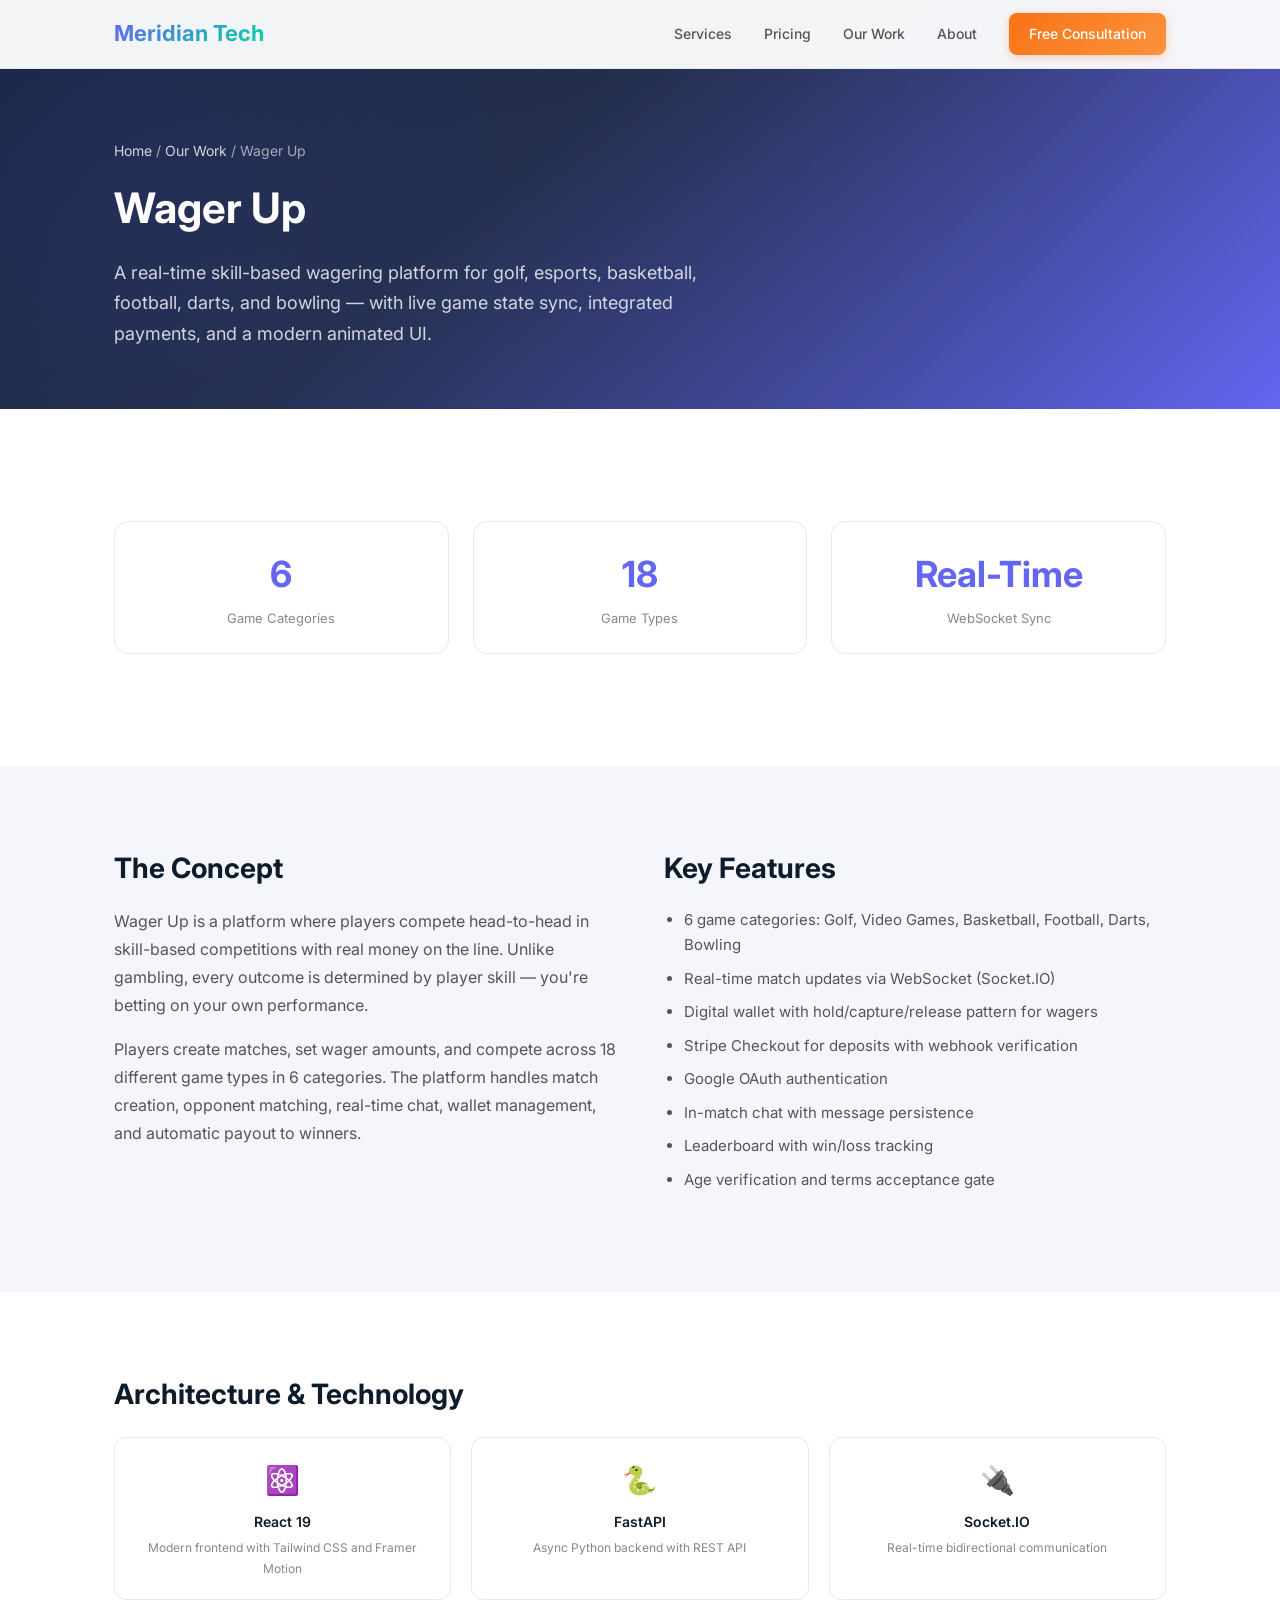
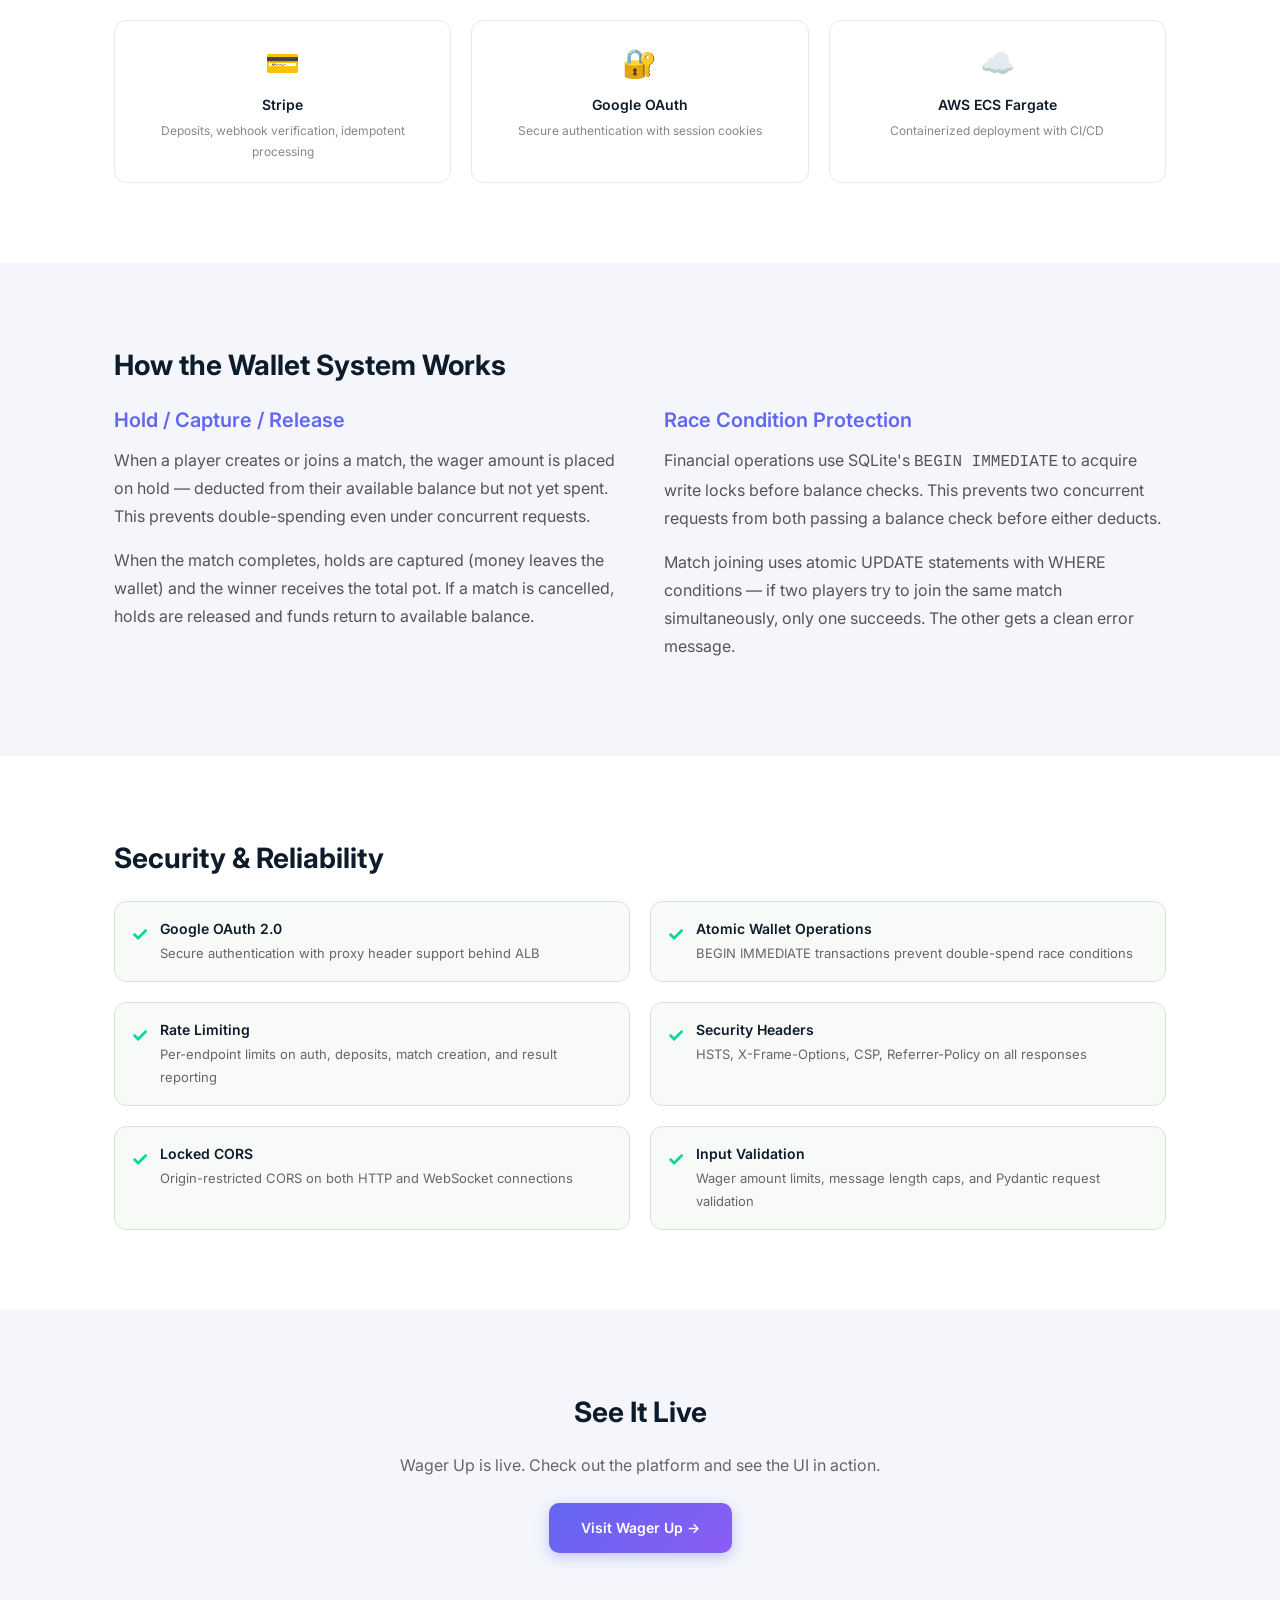
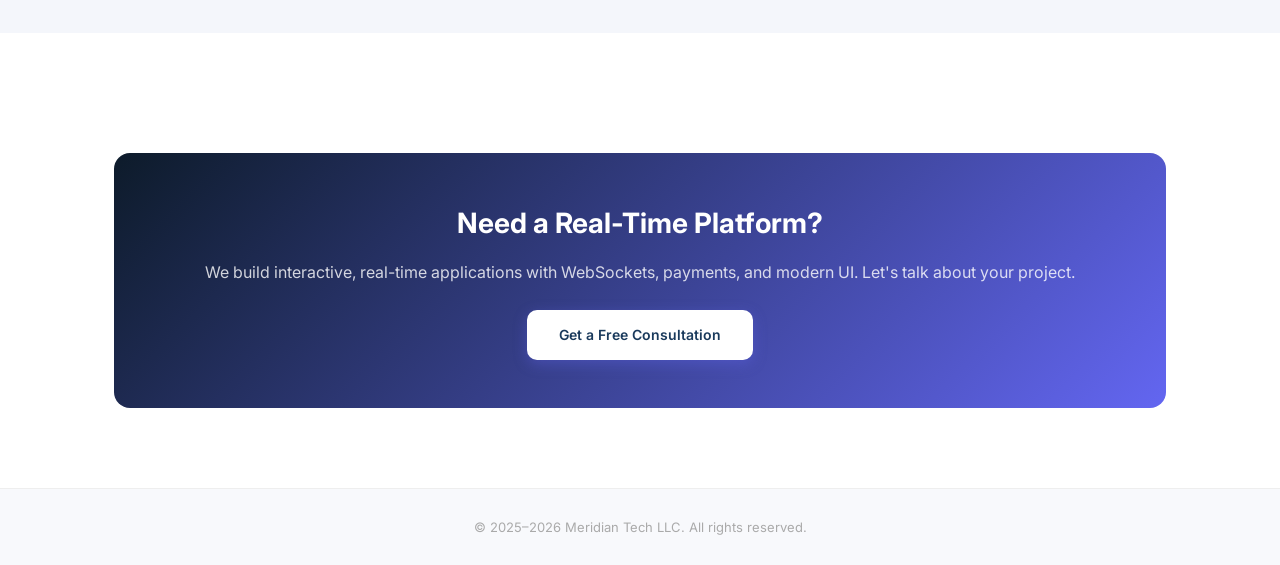
<file: work/wager-up.html>
<!DOCTYPE html>
<html lang="en">
<head>
    <meta charset="UTF-8">
    <meta name="viewport" content="width=device-width, initial-scale=1.0">
    <title>Wager Up — Real-Time Skill-Based Wagering Platform | Meridian Tech Case Study</title>
    <meta name="description" content="How we built a real-time wagering platform with React 19, FastAPI, Socket.IO, Stripe payments, and Google OAuth. Full architecture and security breakdown.">
    <link rel="canonical" href="https://meridian-hq.com/work/wager-up.html">
    <link rel="preconnect" href="https://fonts.googleapis.com">
    <link rel="preconnect" href="https://fonts.gstatic.com" crossorigin>
    <link href="https://fonts.googleapis.com/css2?family=Inter:wght@400;500;600;700&display=swap" rel="stylesheet">
    <link rel="stylesheet" href="../styles.css">
    <link rel="stylesheet" href="../pages.css">
    <link rel="icon" type="image/svg+xml" href="../favicon.svg">
</head>
<body>
<nav class="nav"><div class="container nav-inner"><a href="../" class="logo">Meridian Tech</a><div class="nav-links"><a href="../#services">Services</a><a href="../#pricing">Pricing</a><a href="../#work">Our Work</a><a href="../#about">About</a><a href="../#contact" class="btn btn-sm">Free Consultation</a></div><button class="mobile-toggle" aria-label="Toggle menu">&#9776;</button></div></nav>

<section class="page-hero">
    <div class="container">
        <div class="breadcrumb"><a href="../">Home</a> / <a href="../#work">Our Work</a> / Wager Up</div>
        <h1>Wager Up</h1>
        <p>A real-time skill-based wagering platform for golf, esports, basketball, football, darts, and bowling — with live game state sync, integrated payments, and a modern animated UI.</p>
    </div>
</section>

<section class="content-section">
    <div class="container">
        <div class="stats-row">
            <div class="stat"><div class="stat-number">6</div><div class="stat-label">Game Categories</div></div>
            <div class="stat"><div class="stat-number">18</div><div class="stat-label">Game Types</div></div>
            <div class="stat"><div class="stat-number">Real-Time</div><div class="stat-label">WebSocket Sync</div></div>
        </div>
    </div>
</section>

<section class="content-section section-alt">
    <div class="container">
        <div class="two-col">
            <div>
                <h2>The Concept</h2>
                <p>Wager Up is a platform where players compete head-to-head in skill-based competitions with real money on the line. Unlike gambling, every outcome is determined by player skill — you're betting on your own performance.</p>
                <p>Players create matches, set wager amounts, and compete across 18 different game types in 6 categories. The platform handles match creation, opponent matching, real-time chat, wallet management, and automatic payout to winners.</p>
            </div>
            <div>
                <h2>Key Features</h2>
                <ul>
                    <li>6 game categories: Golf, Video Games, Basketball, Football, Darts, Bowling</li>
                    <li>Real-time match updates via WebSocket (Socket.IO)</li>
                    <li>Digital wallet with hold/capture/release pattern for wagers</li>
                    <li>Stripe Checkout for deposits with webhook verification</li>
                    <li>Google OAuth authentication</li>
                    <li>In-match chat with message persistence</li>
                    <li>Leaderboard with win/loss tracking</li>
                    <li>Age verification and terms acceptance gate</li>
                </ul>
            </div>
        </div>
    </div>
</section>

<section class="content-section">
    <div class="container">
        <h2>Architecture & Technology</h2>
        <div class="architecture-grid">
            <div class="arch-item"><div class="icon">⚛️</div><h4>React 19</h4><p>Modern frontend with Tailwind CSS and Framer Motion</p></div>
            <div class="arch-item"><div class="icon">🐍</div><h4>FastAPI</h4><p>Async Python backend with REST API</p></div>
            <div class="arch-item"><div class="icon">🔌</div><h4>Socket.IO</h4><p>Real-time bidirectional communication</p></div>
            <div class="arch-item"><div class="icon">💳</div><h4>Stripe</h4><p>Deposits, webhook verification, idempotent processing</p></div>
            <div class="arch-item"><div class="icon">🔐</div><h4>Google OAuth</h4><p>Secure authentication with session cookies</p></div>
            <div class="arch-item"><div class="icon">☁️</div><h4>AWS ECS Fargate</h4><p>Containerized deployment with CI/CD</p></div>
        </div>
    </div>
</section>

<section class="content-section section-alt">
    <div class="container">
        <h2>How the Wallet System Works</h2>
        <div class="two-col">
            <div>
                <h3>Hold / Capture / Release</h3>
                <p>When a player creates or joins a match, the wager amount is placed on hold — deducted from their available balance but not yet spent. This prevents double-spending even under concurrent requests.</p>
                <p>When the match completes, holds are captured (money leaves the wallet) and the winner receives the total pot. If a match is cancelled, holds are released and funds return to available balance.</p>
            </div>
            <div>
                <h3>Race Condition Protection</h3>
                <p>Financial operations use SQLite's <code>BEGIN IMMEDIATE</code> to acquire write locks before balance checks. This prevents two concurrent requests from both passing a balance check before either deducts.</p>
                <p>Match joining uses atomic UPDATE statements with WHERE conditions — if two players try to join the same match simultaneously, only one succeeds. The other gets a clean error message.</p>
            </div>
        </div>
    </div>
</section>

<section class="content-section">
    <div class="container">
        <h2>Security & Reliability</h2>
        <div class="security-grid">
            <div class="security-item"><div class="check">✓</div><div><h4>Google OAuth 2.0</h4><p>Secure authentication with proxy header support behind ALB</p></div></div>
            <div class="security-item"><div class="check">✓</div><div><h4>Atomic Wallet Operations</h4><p>BEGIN IMMEDIATE transactions prevent double-spend race conditions</p></div></div>
            <div class="security-item"><div class="check">✓</div><div><h4>Rate Limiting</h4><p>Per-endpoint limits on auth, deposits, match creation, and result reporting</p></div></div>
            <div class="security-item"><div class="check">✓</div><div><h4>Security Headers</h4><p>HSTS, X-Frame-Options, CSP, Referrer-Policy on all responses</p></div></div>
            <div class="security-item"><div class="check">✓</div><div><h4>Locked CORS</h4><p>Origin-restricted CORS on both HTTP and WebSocket connections</p></div></div>
            <div class="security-item"><div class="check">✓</div><div><h4>Input Validation</h4><p>Wager amount limits, message length caps, and Pydantic request validation</p></div></div>
        </div>
    </div>
</section>

<section class="content-section section-alt">
    <div class="container" style="text-align:center;">
        <h2>See It Live</h2>
        <p style="color:#666;max-width:480px;margin:0 auto 24px;">Wager Up is live. Check out the platform and see the UI in action.</p>
        <a href="https://wagerupapp.com" class="btn btn-primary" target="_blank" rel="noopener noreferrer">Visit Wager Up &rarr;</a>
    </div>
</section>

<section class="content-section">
    <div class="container">
        <div class="inline-cta">
            <h2>Need a Real-Time Platform?</h2>
            <p>We build interactive, real-time applications with WebSockets, payments, and modern UI. Let's talk about your project.</p>
            <a href="mailto:meridiantechllc@meridian-hq.com" class="btn btn-primary" style="background:#fff;color:#1a3a5c;">Get a Free Consultation</a>
        </div>
    </div>
</section>

<footer class="footer"><div class="container"><p>&copy; 2025–2026 Meridian Tech LLC. All rights reserved.</p></div></footer>
<script>const toggle=document.querySelector('.mobile-toggle');const navLinks=document.querySelector('.nav-links');toggle.addEventListener('click',()=>navLinks.classList.toggle('open'));const nav=document.querySelector('.nav');window.addEventListener('scroll',()=>nav.classList.toggle('scrolled',window.scrollY>20));</script>
</body>
</html>
</file>
<file: styles.css>
/* === RESET & BASE === */
*, *::before, *::after { margin: 0; padding: 0; box-sizing: border-box; }
html { scroll-behavior: smooth; }
body {
    font-family: 'Inter', -apple-system, BlinkMacSystemFont, sans-serif;
    color: #1a1a2e;
    line-height: 1.6;
    background: #fff;
    overflow-x: hidden;
}
a { color: inherit; text-decoration: none; }
img { max-width: 100%; }

/* === LAYOUT === */
.container { max-width: 1100px; margin: 0 auto; padding: 0 24px; }
.section { padding: 100px 0; }
.section-alt { background: #f4f6fb; }
.section-title {
    font-size: 36px;
    font-weight: 700;
    text-align: center;
    margin-bottom: 12px;
    color: #0d1b2a;
}
.section-title::after {
    content: '';
    display: block;
    width: 60px;
    height: 4px;
    background: linear-gradient(90deg, #6366f1, #06d6a0);
    border-radius: 2px;
    margin: 14px auto 0;
}
.section-desc {
    text-align: center;
    color: #5a6178;
    font-size: 17px;
    max-width: 580px;
    margin: 20px auto 48px;
}

/* === FADE-IN ANIMATION === */
.fade-in {
    opacity: 0;
    transform: translateY(30px);
    transition: opacity 0.7s ease, transform 0.7s ease;
}
.fade-in.visible { opacity: 1; transform: translateY(0); }

/* === NAV === */
.nav {
    position: fixed;
    top: 0; left: 0; right: 0;
    background: rgba(255,255,255,0.95);
    backdrop-filter: blur(16px);
    -webkit-backdrop-filter: blur(16px);
    z-index: 100;
    border-bottom: 1px solid rgba(0,0,0,0.06);
    transition: box-shadow 0.3s;
}
.nav.scrolled { box-shadow: 0 2px 24px rgba(0,0,0,0.1); }
.nav-inner { display: flex; align-items: center; justify-content: space-between; height: 68px; }
.logo {
    font-size: 22px; font-weight: 700;
    background: linear-gradient(135deg, #6366f1, #06d6a0);
    -webkit-background-clip: text; -webkit-text-fill-color: transparent;
    background-clip: text;
}
.nav-links { display: flex; align-items: center; gap: 32px; }
.nav-links a { font-size: 14px; font-weight: 500; color: #555; transition: color 0.2s; position: relative; }
.nav-links a:not(.btn):hover { color: #0d1b2a; }
.nav-links a:not(.btn)::after {
    content: ''; position: absolute; bottom: -4px; left: 0;
    width: 0; height: 2px; background: #6366f1; transition: width 0.3s;
}
.nav-links a:not(.btn):hover::after { width: 100%; }
.mobile-toggle { display: none; background: none; border: none; font-size: 26px; cursor: pointer; color: #333; }

/* === BUTTONS === */
.btn {
    display: inline-block; padding: 14px 32px; border-radius: 10px;
    font-size: 14px; font-weight: 600; transition: all 0.3s; cursor: pointer; border: none;
}
.btn-sm { padding: 10px 20px; font-size: 13px; border-radius: 8px; }
.btn-primary {
    background: linear-gradient(135deg, #6366f1, #8b5cf6); color: #fff;
    box-shadow: 0 4px 14px rgba(99,102,241,0.35);
}
.btn-primary:hover { transform: translateY(-2px); box-shadow: 0 6px 24px rgba(99,102,241,0.45); }
.btn-outline { border: 2px solid #6366f1; color: #6366f1; background: transparent; }
.btn-outline:hover { background: #6366f1; color: #fff; transform: translateY(-2px); }
.nav-links .btn-sm {
    background: linear-gradient(135deg, #f97316, #fb923c); color: #fff;
    box-shadow: 0 2px 10px rgba(249,115,22,0.3);
}
.nav-links .btn-sm:hover { box-shadow: 0 4px 16px rgba(249,115,22,0.4); transform: translateY(-1px); }

/* === HERO === */
.hero {
    padding: 180px 0 120px; text-align: center;
    background: linear-gradient(135deg, #0d1b2a 0%, #1b2838 30%, #2a3f5f 60%, #6366f1 100%);
    color: #fff; position: relative; overflow: hidden;
}
.hero::before {
    content: ''; position: absolute; top: -50%; left: -50%; width: 200%; height: 200%;
    background: radial-gradient(circle at 30% 50%, rgba(99,102,241,0.2) 0%, transparent 50%),
                radial-gradient(circle at 70% 80%, rgba(6,214,160,0.1) 0%, transparent 40%);
    animation: heroGlow 8s ease-in-out infinite alternate;
}
@keyframes heroGlow { 0% { transform: translate(0,0) scale(1); } 100% { transform: translate(-2%,-1%) scale(1.05); } }
.hero .container { position: relative; z-index: 1; }
.hero h1 { font-size: 52px; font-weight: 700; line-height: 1.12; margin-bottom: 22px; letter-spacing: -0.5px; }
.hero-sub { font-size: 19px; color: rgba(255,255,255,0.8); max-width: 640px; margin: 0 auto 36px; line-height: 1.7; }
.hero-actions { display: flex; gap: 16px; justify-content: center; flex-wrap: wrap; }
.hero .btn-primary {
    background: linear-gradient(135deg, #f97316, #fb923c); color: #fff;
    box-shadow: 0 4px 20px rgba(249,115,22,0.4);
}
.hero .btn-primary:hover { box-shadow: 0 6px 28px rgba(249,115,22,0.5); transform: translateY(-2px); }
.hero .btn-outline { border-color: rgba(255,255,255,0.4); color: #fff; }
.hero .btn-outline:hover { background: rgba(255,255,255,0.12); border-color: #fff; }

/* === SERVICES === */
.services-grid { display: grid; grid-template-columns: repeat(3, 1fr); gap: 24px; }
.service {
    background: #fff; border: 1px solid #e4e7f0; border-radius: 14px;
    padding: 28px; transition: all 0.3s ease; position: relative; text-align: center;
}
.service-icon { font-size: 32px; margin-bottom: 12px; }
.service::before {
    content: ''; position: absolute; top: 0; left: 0;
    width: 4px; height: 0;
    background: linear-gradient(180deg, #6366f1, #06d6a0);
    border-radius: 4px 0 0 4px; transition: height 0.4s ease;
}
.service:hover { box-shadow: 0 8px 32px rgba(99,102,241,0.1); transform: translateY(-3px); }
.service:hover::before { height: 100%; }
.service h4 { font-size: 17px; font-weight: 600; color: #0d1b2a; margin-bottom: 8px; }
.service p { font-size: 14px; color: #5a6178; line-height: 1.65; }

/* === WHY US === */
.why-grid { display: grid; grid-template-columns: repeat(3, 1fr); gap: 28px; margin-top: 40px; }
.why-item {
    text-align: center;
    background: #fff;
    border: 1px solid #e4e7f0;
    border-radius: 14px;
    padding: 36px 28px;
    transition: all 0.3s ease;
}
.why-item:hover { box-shadow: 0 10px 36px rgba(99,102,241,0.1); transform: translateY(-4px); }
.why-icon { font-size: 40px; margin-bottom: 16px; display: block; }
.why-item h4 { font-size: 18px; font-weight: 700; color: #0d1b2a; margin-bottom: 10px; }
.why-item p { font-size: 14px; color: #5a6178; line-height: 1.7; }

/* === PRICING === */
.pricing-grid { display: grid; grid-template-columns: repeat(3, 1fr); gap: 24px; margin-top: 40px; }
.pricing-card {
    background: #fff; border: 1px solid #e4e7f0; border-radius: 16px;
    padding: 32px 28px; text-align: center; position: relative;
    transition: all 0.3s ease; display: flex; flex-direction: column;
}
.pricing-card:hover { box-shadow: 0 12px 40px rgba(99,102,241,0.1); transform: translateY(-4px); }
.pricing-featured {
    border: 2px solid #6366f1;
    box-shadow: 0 8px 32px rgba(99,102,241,0.15);
}
.pricing-badge {
    position: absolute; top: -12px; left: 50%; transform: translateX(-50%);
    background: linear-gradient(135deg, #f97316, #fb923c);
    color: #fff; font-size: 11px; font-weight: 700; padding: 4px 14px;
    border-radius: 20px; letter-spacing: 0.5px; text-transform: uppercase;
}
.pricing-tier { font-size: 20px; font-weight: 700; color: #0d1b2a; margin-bottom: 8px; }
.pricing-range { font-size: 26px; font-weight: 700; color: #0d1b2a; margin-bottom: 4px; }
.pricing-rate { font-size: 12px; color: #888; margin-bottom: 20px; }
.pricing-list { list-style: none; text-align: left; margin-bottom: 24px; flex: 1; }
.pricing-list li {
    font-size: 13px; color: #555; padding: 6px 0;
    border-bottom: 1px solid #f0f0f5; padding-left: 20px; position: relative;
}
.pricing-list li::before {
    content: '✓'; position: absolute; left: 0;
    color: #06d6a0; font-weight: 700; font-size: 12px;
}
.pricing-note { text-align: center; font-size: 14px; color: #5a6178; margin-top: 28px; }
.pricing-note a { color: #6366f1; font-weight: 600; }

/* === PORTFOLIO === */
.portfolio-item {
    background: #fff; border: 1px solid #e4e7f0; border-radius: 16px;
    padding: 36px 32px; margin-bottom: 24px;
    transition: all 0.3s ease; position: relative; overflow: hidden;
}
.portfolio-item::before {
    content: ''; position: absolute; top: 0; left: 0; right: 0;
    height: 4px; background: linear-gradient(90deg, #6366f1, #06d6a0);
}
.portfolio-item:hover { box-shadow: 0 12px 40px rgba(99,102,241,0.1); transform: translateY(-3px); }
.portfolio-info h3 { font-size: 22px; font-weight: 700; color: #0d1b2a; margin-bottom: 4px; }
.portfolio-tag { font-size: 13px; color: #888; font-style: italic; margin-bottom: 12px; }
.portfolio-info p { font-size: 14px; color: #5a6178; line-height: 1.7; margin-bottom: 12px; }
.card-tech { font-size: 11px; color: #aaa; margin-bottom: 16px; letter-spacing: 0.3px; }
.portfolio-item .btn-sm {
    background: linear-gradient(135deg, #6366f1, #8b5cf6); color: #fff;
    box-shadow: 0 2px 10px rgba(99,102,241,0.25);
}
.portfolio-item .btn-sm:hover { box-shadow: 0 4px 16px rgba(99,102,241,0.35); }

/* === CTA SECTION === */
.cta-section {
    background: linear-gradient(135deg, #0d1b2a 0%, #1b2838 40%, #6366f1 100%); color: #fff;
}
.cta-section .section-title { color: #fff; }
.cta-section .section-title::after { background: linear-gradient(90deg, #06d6a0, #fff); }
.cta-section .contact-info p { color: rgba(255,255,255,0.8); font-size: 18px; margin-bottom: 12px; }
.cta-section .btn-primary.btn-lg {
    padding: 16px 36px; font-size: 18px;
    background: linear-gradient(135deg, #f97316, #fb923c); color: #fff;
    box-shadow: 0 4px 20px rgba(249,115,22,0.4); margin: 16px 0; display: inline-block;
}
.cta-section .btn-primary.btn-lg:hover { box-shadow: 0 6px 28px rgba(249,115,22,0.5); transform: translateY(-2px); }
.cta-section .contact-location { color: rgba(255,255,255,0.5); }

/* === ABOUT === */
.about-content { max-width: 720px; margin: 28px auto 0; text-align: center; }
.about-content p { font-size: 16px; color: #5a6178; margin-bottom: 16px; line-height: 1.75; }

/* === MISSION & VISION === */
.mission-vision {
    display: grid; grid-template-columns: 1fr 1fr; gap: 28px;
    margin-top: 48px; max-width: 900px; margin-left: auto; margin-right: auto;
}
.mv-card {
    background: #fff; border: 1px solid #e4e7f0; border-radius: 14px;
    padding: 32px 28px; position: relative; overflow: hidden;
    transition: all 0.3s ease;
}
.mv-card::before {
    content: ''; position: absolute; top: 0; left: 0; right: 0;
    height: 4px; background: linear-gradient(90deg, #6366f1, #06d6a0);
}
.mv-card:hover { box-shadow: 0 10px 32px rgba(99,102,241,0.1); transform: translateY(-3px); }
.mv-card h3 { font-size: 20px; font-weight: 700; color: #0d1b2a; margin-bottom: 12px; }
.mv-card p { font-size: 14px; color: #5a6178; line-height: 1.75; }

/* === VALUES === */
.values-block {
    max-width: 720px; margin: 48px auto 0; text-align: center;
    background: #fff; border: 1px solid #e4e7f0; border-radius: 14px;
    padding: 36px 32px;
}
.values-block h3 { font-size: 20px; font-weight: 700; color: #0d1b2a; margin-bottom: 14px; }
.values-block p { font-size: 15px; color: #5a6178; line-height: 1.8; }

/* === CONTACT === */
.contact-info { text-align: center; padding: 20px 0; }
.contact-location { font-size: 14px; color: #888; margin-top: 4px; }

/* === FOOTER === */
.footer { padding: 28px 0; text-align: center; font-size: 13px; color: #aaa; border-top: 1px solid #eee; background: #f8f9fc; }

/* === RESPONSIVE === */
@media (max-width: 768px) {
    .hero { padding: 140px 0 80px; }
    .hero h1 { font-size: 34px; }
    .hero-sub { font-size: 16px; }
    .section { padding: 70px 0; }
    .section-title { font-size: 28px; }
    .services-grid { grid-template-columns: 1fr; }
    .why-grid { grid-template-columns: 1fr; }
    .mission-vision { grid-template-columns: 1fr; }
    .pricing-grid { grid-template-columns: 1fr; }
    .nav-links {
        display: none; position: absolute; top: 68px; left: 0; right: 0;
        background: rgba(255,255,255,0.98); backdrop-filter: blur(12px);
        flex-direction: column; padding: 24px; gap: 18px;
        border-bottom: 1px solid #eee; box-shadow: 0 8px 24px rgba(0,0,0,0.08);
    }
    .nav-links.open { display: flex; }
    .mobile-toggle { display: block; }
    .cta-section .btn-primary.btn-lg { font-size: 15px; padding: 14px 24px; }
}
@media (max-width: 480px) {
    .hero h1 { font-size: 28px; }
    .container { padding: 0 16px; }
}
</file>
<file: pages.css>
/* === SUBPAGE STYLES (extends styles.css) === */

/* Page hero - smaller than homepage */
.page-hero {
    padding: 140px 0 60px;
    background: linear-gradient(135deg, #0d1b2a 0%, #1b2838 40%, #6366f1 100%);
    color: #fff;
    position: relative;
    overflow: hidden;
}
.page-hero::before {
    content: ''; position: absolute; top: -50%; left: -50%; width: 200%; height: 200%;
    background: radial-gradient(circle at 30% 50%, rgba(99,102,241,0.2) 0%, transparent 50%);
}
.page-hero .container { position: relative; z-index: 1; }
.page-hero h1 { font-size: 42px; font-weight: 700; margin-bottom: 16px; }
.page-hero .breadcrumb { font-size: 14px; color: rgba(255,255,255,0.6); margin-bottom: 12px; }
.page-hero .breadcrumb a { color: rgba(255,255,255,0.8); }
.page-hero .breadcrumb a:hover { color: #fff; }
.page-hero p { font-size: 18px; color: rgba(255,255,255,0.8); max-width: 640px; line-height: 1.7; }

/* Content sections */
.content-section { padding: 80px 0; }
.content-section h2 { font-size: 28px; font-weight: 700; color: #0d1b2a; margin-bottom: 16px; }
.content-section h3 { font-size: 20px; font-weight: 600; color: #6366f1; margin-bottom: 10px; }
.content-section p { font-size: 16px; color: #555; line-height: 1.75; margin-bottom: 16px; }
.content-section ul { padding-left: 20px; margin-bottom: 20px; }
.content-section li { font-size: 15px; color: #555; line-height: 1.7; margin-bottom: 8px; }

/* Two column layout */
.two-col { display: grid; grid-template-columns: 1fr 1fr; gap: 48px; align-items: start; }

/* Use case cards */
.use-case-grid { display: grid; grid-template-columns: repeat(2, 1fr); gap: 24px; margin-top: 24px; }
.use-case {
    background: #fff; border: 1px solid #e8e8ee; border-radius: 14px;
    padding: 28px; transition: all 0.3s ease;
}
.use-case:hover { box-shadow: 0 8px 28px rgba(0,0,0,0.07); transform: translateY(-2px); }
.use-case h4 { font-size: 17px; font-weight: 600; color: #0d1b2a; margin-bottom: 8px; }
.use-case p { font-size: 14px; color: #666; line-height: 1.65; margin-bottom: 0; }
.use-case .icon { font-size: 28px; margin-bottom: 10px; }

/* Process steps */
.process-steps { display: grid; grid-template-columns: repeat(4, 1fr); gap: 24px; margin-top: 24px; }
.step {
    text-align: center; padding: 24px 16px;
    background: #fff; border: 1px solid #e8e8ee; border-radius: 14px;
}
.step-number {
    width: 40px; height: 40px; border-radius: 50%;
    background: linear-gradient(135deg, #6366f1, #8b5cf6);
    color: #fff; font-weight: 700; font-size: 18px;
    display: flex; align-items: center; justify-content: center;
    margin: 0 auto 12px;
}
.step h4 { font-size: 15px; font-weight: 600; color: #0d1b2a; margin-bottom: 6px; }
.step p { font-size: 13px; color: #666; margin-bottom: 0; }

/* Tech stack badges */
.tech-badges { display: flex; flex-wrap: wrap; gap: 8px; margin-top: 16px; }
.tech-badge {
    background: #eef0ff; color: #6366f1; font-size: 12px; font-weight: 600;
    padding: 6px 14px; border-radius: 20px; border: 1px solid #d4d6f9;
}

/* Case study specific */
.screenshot-placeholder {
    background: linear-gradient(135deg, #f0f4ff, #e8edf8);
    border: 2px dashed #c8d4e8; border-radius: 14px;
    padding: 60px 24px; text-align: center; color: #888;
    font-size: 14px;
}

.architecture-grid { display: grid; grid-template-columns: repeat(3, 1fr); gap: 20px; margin-top: 20px; }
.arch-item {
    background: #fff; border: 1px solid #e8e8ee; border-radius: 12px;
    padding: 20px; text-align: center;
}
.arch-item .icon { font-size: 28px; margin-bottom: 8px; }
.arch-item h4 { font-size: 14px; font-weight: 600; color: #0d1b2a; margin-bottom: 4px; }
.arch-item p { font-size: 12px; color: #888; margin-bottom: 0; }

/* Security highlights */
.security-grid { display: grid; grid-template-columns: repeat(2, 1fr); gap: 20px; margin-top: 20px; }
.security-item {
    display: flex; gap: 12px; align-items: start;
    background: #f7faf7; border: 1px solid #d4e8d4; border-radius: 12px; padding: 16px;
}
.security-item .check { color: #06d6a0; font-size: 20px; font-weight: 700; flex-shrink: 0; }
.security-item h4 { font-size: 14px; font-weight: 600; color: #0d1b2a; margin-bottom: 2px; }
.security-item p { font-size: 13px; color: #666; margin-bottom: 0; }

/* Stats row */
.stats-row { display: grid; grid-template-columns: repeat(3, 1fr); gap: 24px; margin: 32px 0; }
.stat {
    text-align: center; padding: 24px;
    background: #fff; border: 1px solid #e8e8ee; border-radius: 14px;
}
.stat-number { font-size: 36px; font-weight: 700; color: #6366f1; }
.stat-label { font-size: 13px; color: #888; margin-top: 4px; }

/* Inline CTA */
.inline-cta {
    background: linear-gradient(135deg, #0d1b2a, #6366f1);
    border-radius: 16px; padding: 48px; text-align: center; color: #fff; margin-top: 40px;
}
.inline-cta h2 { color: #fff; margin-bottom: 12px; }
.inline-cta p { color: rgba(255,255,255,0.8); margin-bottom: 24px; }

/* Responsive */
@media (max-width: 768px) {
    .page-hero h1 { font-size: 30px; }
    .two-col { grid-template-columns: 1fr; }
    .use-case-grid { grid-template-columns: 1fr; }
    .process-steps { grid-template-columns: repeat(2, 1fr); }
    .architecture-grid { grid-template-columns: 1fr; }
    .security-grid { grid-template-columns: 1fr; }
    .stats-row { grid-template-columns: 1fr; }
}
</file>
